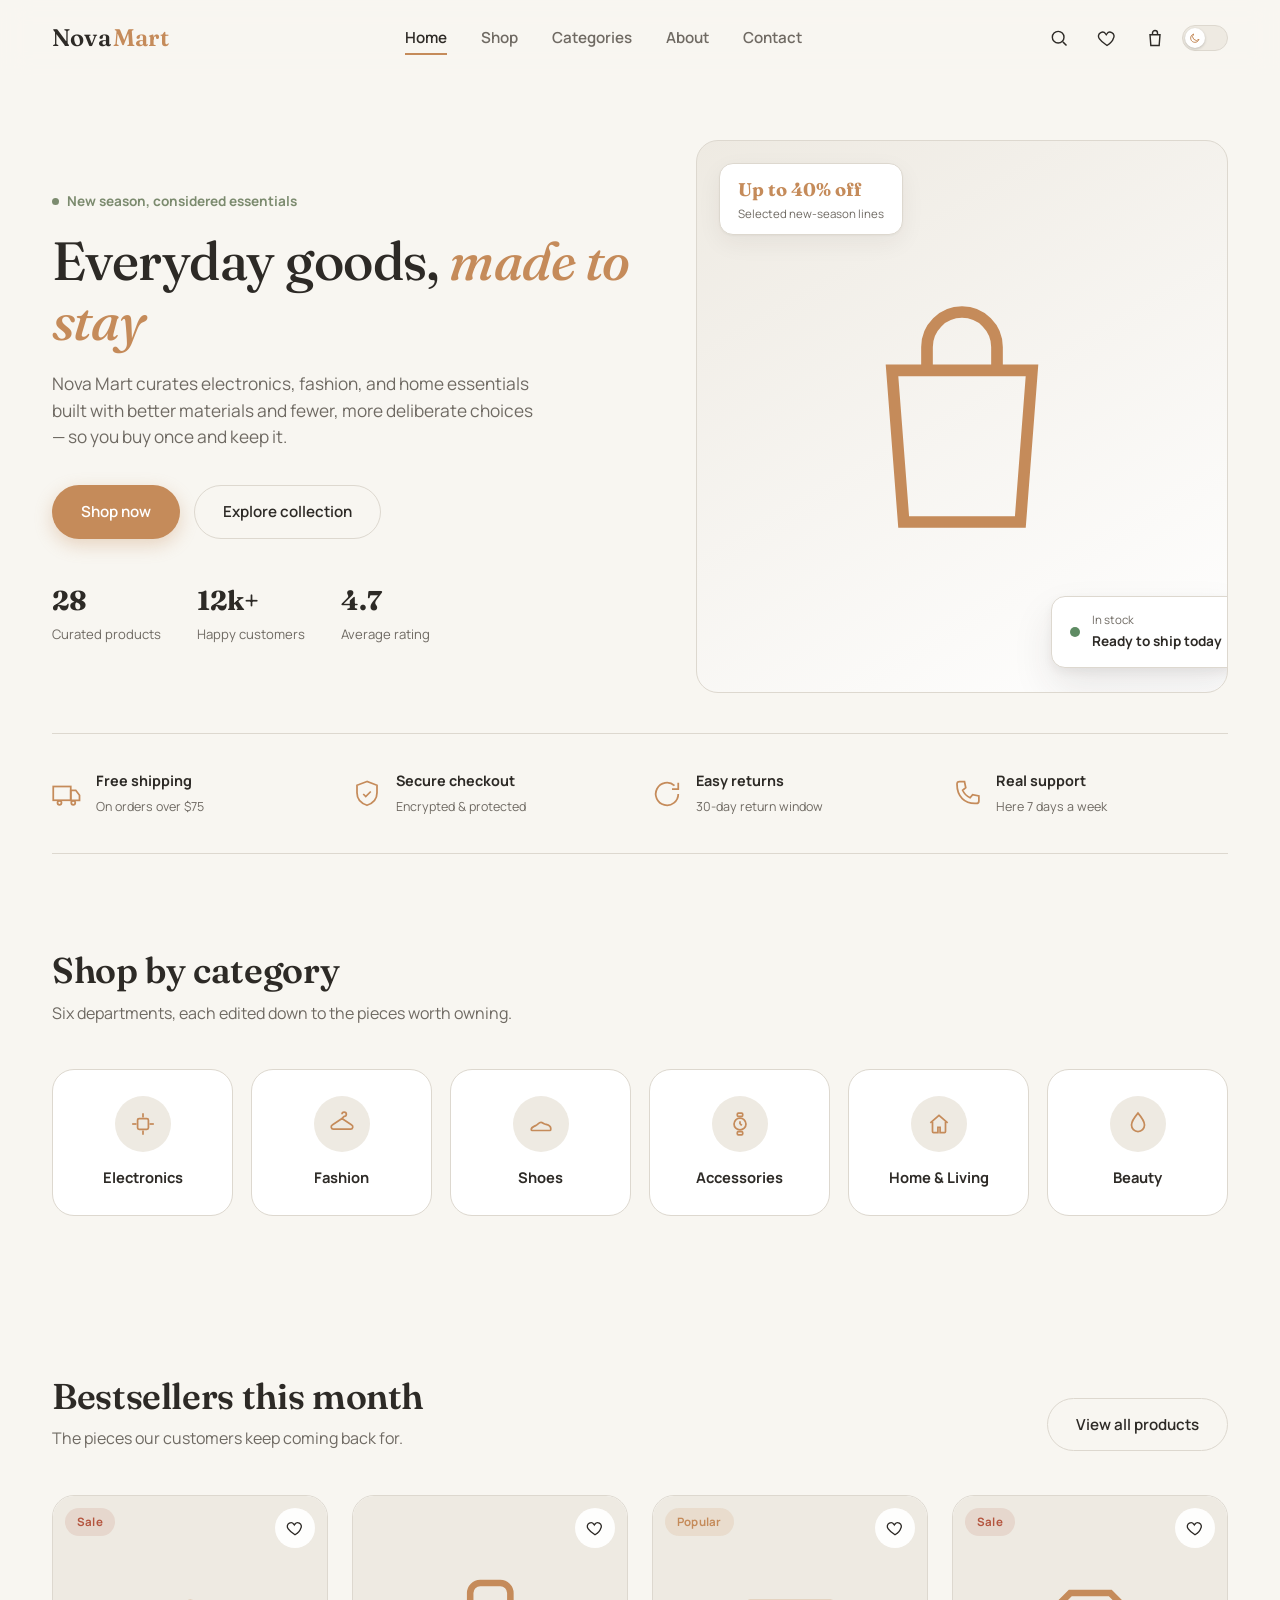
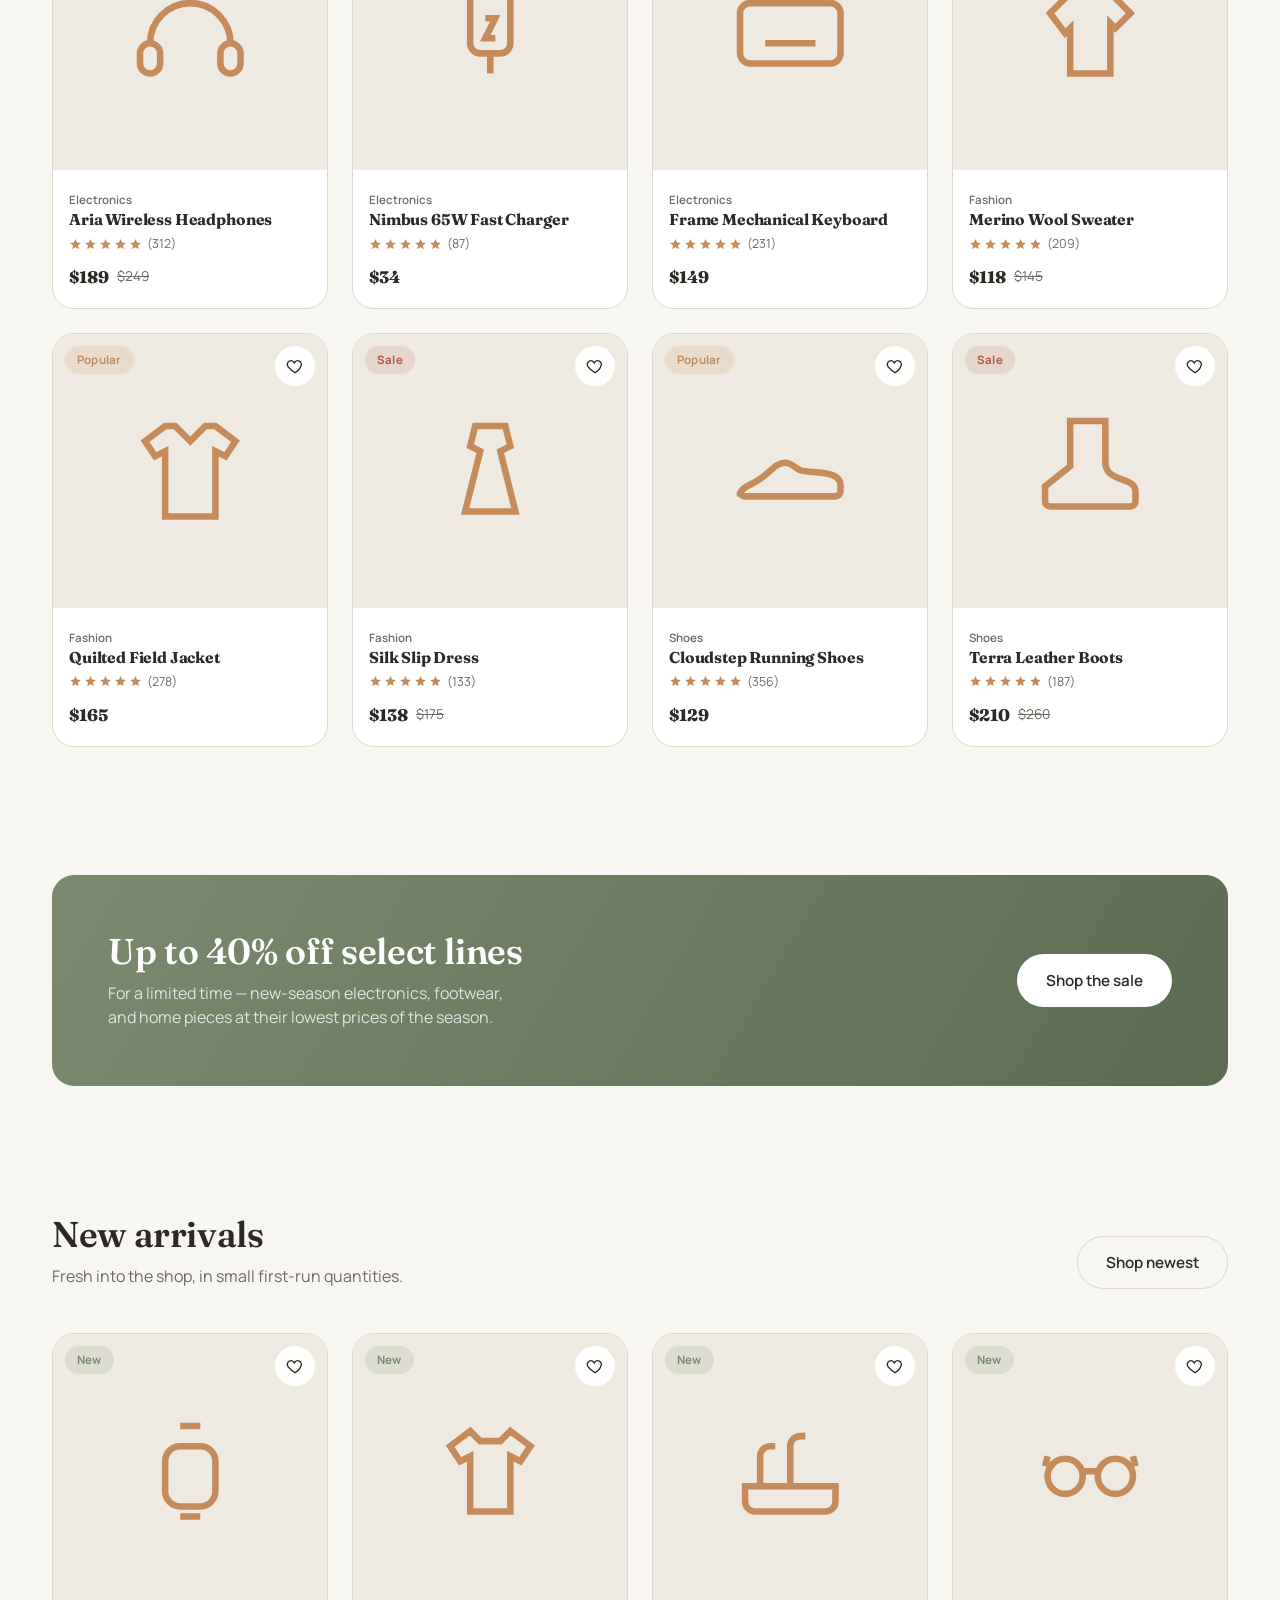
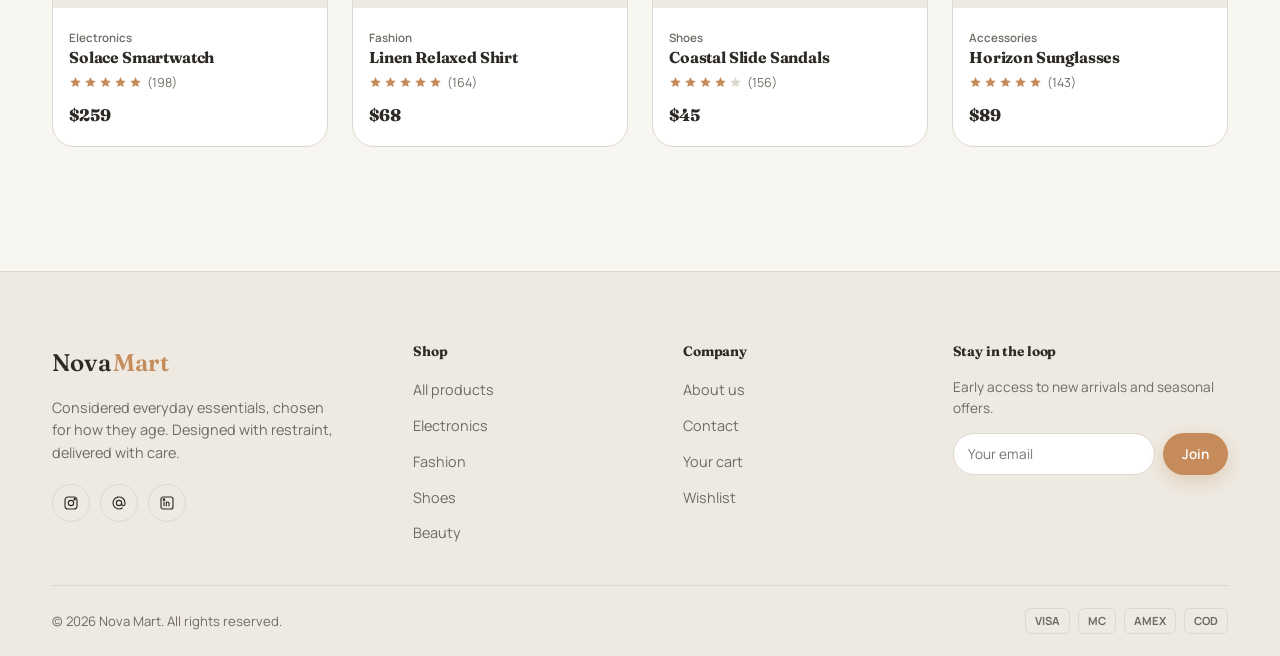
<file: index.html>
<!DOCTYPE html>
<html lang="en">

<head>
  <meta charset="UTF-8">
  <meta name="viewport" content="width=device-width, initial-scale=1.0">

  <title>Home | Nova Mart</title>

  <meta name="description"
    content="Nova Mart — considered everyday essentials in electronics, fashion, shoes, accessories, home, and beauty.">

  <link rel="icon"
    href="data:image/svg+xml,<svg xmlns=%22http://www.w3.org/2000/svg%22 viewBox=%220 0 24 24%22><rect width=%2224%22 height=%2224%22 rx=%226%22 fill=%22%23C58B5A%22/><text x=%2212%22 y=%2217%22 font-size=%2214%22 fill=%22white%22 text-anchor=%22middle%22 font-family=%22Georgia%22>N</text></svg>">

  <link rel="stylesheet" href="css/style.css">
  <link rel="stylesheet" href="css/responsive.css">
</head>

<body data-theme="light">

  <!-- ================= NAVBAR ================= -->

  <nav class="navbar" id="navbar">

    <div class="container nav-inner">

      <!-- Logo -->
      <a href="index.html" class="logo">
        Nova<span>Mart</span>
      </a>

      <!-- Desktop Navigation -->
      <div class="nav-links desktop-nav">
        <a href="index.html">Home</a>
        <a href="shop.html">Shop</a>
        <a href="index.html#categories">Categories</a>
        <a href="about.html">About</a>
        <a href="contact.html">Contact</a>
      </div>

      <!-- Navbar Actions -->
      <div class="nav-actions">

        <!-- Search -->
        <button class="icon-btn" data-search-open aria-label="Search">

          <svg viewBox="0 0 24 24">
            <circle cx="11" cy="11" r="7" />
            <line x1="21" y1="21" x2="16.65" y2="16.65" />
          </svg>

        </button>


        <!-- Wishlist -->
        <a class="icon-btn" href="wishlist.html" aria-label="Wishlist">

          <svg viewBox="0 0 24 24">
            <path
              d="M12 21s-6.7-4.35-9.3-8.2C1 10.5 1.5 7 4.5 5.5c2.2-1.1 4.6-.3 5.9 1.5.4.5.7 1 .7 1s.3-.5.7-1c1.3-1.8 3.7-2.6 5.9-1.5 3 1.5 3.5 5 1.8 7.3C18.7 16.65 12 21 12 21Z" />
          </svg>

          <span class="count-badge" data-wish-count style="display:none;">
            0
          </span>

        </a>


        <!-- Cart -->
        <a class="icon-btn" href="cart.html" aria-label="Cart">

          <svg viewBox="0 0 24 24">
            <path d="M6 8h12l-1 13H7L6 8Z" />
            <path d="M9 8V6a3 3 0 0 1 6 0v2" />
          </svg>

          <span class="count-badge" data-cart-count style="display:none;">
            0
          </span>

        </a>


        <!-- Theme Toggle -->
        <button class="theme-toggle" data-theme-toggle aria-label="Toggle theme">

          <span class="knob">

            <svg viewBox="0 0 24 24">
              <path d="M20 14.5A8.5 8.5 0 1 1 9.5 4a7 7 0 0 0 10.5 10.5Z" />
            </svg>

          </span>

        </button>


        <!-- Hamburger -->
        <button class="hamburger" type="button" aria-label="Open menu">

          <span></span>
          <span></span>
          <span></span>

        </button>

      </div>

    </div>

  </nav>


  <!-- ================= MOBILE MENU ================= -->

  <!-- Overlay -->
  <div class="overlay"></div>


  <!-- Mobile Panel -->
  <div class="mobile-panel">

    <!-- Mobile Header -->
    <div class="mobile-panel-head">

      <a href="index.html" class="logo">
        Nova<span>Mart</span>
      </a>

    </div>


    <!-- Mobile Links -->
    <div class="mobile-nav-links">

      <a href="index.html">Home</a>

      <a href="shop.html">Shop</a>

      <a href="index.html#categories">Categories</a>

      <a href="about.html">About</a>

      <a href="contact.html">Contact</a>

    </div>


    <!-- Mobile Actions -->
    <div class="mobile-actions">

      <a href="wishlist.html" class="btn btn-outline btn-full">
        Wishlist
      </a>

      <a href="cart.html" class="btn btn-primary btn-full">
        Cart
      </a>

    </div>

  </div>


  <!-- ================= SEARCH ================= -->

  <div class="search-overlay">

    <button class="icon-btn search-close" data-search-close aria-label="Close search">

      <svg viewBox="0 0 24 24">
        <line x1="6" y1="6" x2="18" y2="18" />
        <line x1="18" y1="6" x2="6" y2="18" />
      </svg>

    </button>


    <div class="search-box">

      <div class="search-box-input">

        <svg viewBox="0 0 24 24">
          <circle cx="11" cy="11" r="7" />
          <line x1="21" y1="21" x2="16.65" y2="16.65" />
        </svg>

        <input type="text" placeholder="Search products..." autocomplete="off" aria-label="Search products">

      </div>


      <p class="search-hint">
        Try "headphones", "boots", or "candle"
      </p>


      <div class="search-results"></div>

    </div>

  </div>


  <!-- ================= MAIN ================= -->

  <main>


    <!-- HERO -->

    <section class="hero">

      <div class="container hero-grid">


        <div>

          <div class="hero-eyebrow">

            <span class="dot"></span>

            New season, considered essentials

          </div>


          <h1>
            Everyday goods,
            <em>made to stay</em>
          </h1>


          <p class="hero-desc">

            Nova Mart curates electronics, fashion, and home essentials
            built with better materials and fewer, more deliberate choices
            — so you buy once and keep it.

          </p>


          <div class="hero-actions">

            <a href="shop.html" class="btn btn-primary">
              Shop now
            </a>

            <a href="#categories" class="btn btn-outline">
              Explore collection
            </a>

          </div>


          <div class="hero-stats">

            <div>
              <strong>28</strong>
              <span>Curated products</span>
            </div>

            <div>
              <strong>12k+</strong>
              <span>Happy customers</span>
            </div>

            <div>
              <strong>4.7</strong>
              <span>Average rating</span>
            </div>

          </div>

        </div>


        <!-- Hero Visual -->

        <div class="hero-visual">

          <div class="hero-art">


            <div class="hero-badge">

              <strong>Up to 40% off</strong>

              <span>Selected new-season lines</span>

            </div>


            <svg viewBox="0 0 24 24" style="stroke:var(--accent-primary);fill:none;stroke-width:1;">

              <path d="M6 8h12l-1 13H7L6 8Z" />

              <path d="M9 8V6a3 3 0 0 1 6 0v2" />

            </svg>


            <div class="hero-card-float">

              <span class="avail-dot"></span>

              <div>

                <small>In stock</small>

                <strong>Ready to ship today</strong>

              </div>

            </div>

          </div>

        </div>


      </div>

    </section>



    <!-- ================= FEATURES ================= -->

    <section class="container">

      <div class="feature-strip">


        <div class="feature-item">

          <svg viewBox="0 0 24 24">

            <rect x="1" y="6" width="14" height="11" />

            <path d="M15 9h4l3 4v4h-7z" />

            <circle cx="6" cy="19" r="1.6" />

            <circle cx="17" cy="19" r="1.6" />

          </svg>


          <div>

            <strong>Free shipping</strong>

            <span>On orders over $75</span>

          </div>

        </div>



        <div class="feature-item">

          <svg viewBox="0 0 24 24">

            <path d="M12 2 4 5v6c0 5 3.5 8.5 8 10 4.5-1.5 8-5 8-10V5z" />

            <path d="M9 12l2 2 4-4" />

          </svg>


          <div>

            <strong>Secure checkout</strong>

            <span>Encrypted & protected</span>

          </div>

        </div>



        <div class="feature-item">

          <svg viewBox="0 0 24 24">

            <path d="M21 12a9 9 0 1 1-3-6.7" />

            <polyline points="21 3 21 8 16 8" />

          </svg>


          <div>

            <strong>Easy returns</strong>

            <span>30-day return window</span>

          </div>

        </div>



        <div class="feature-item">

          <svg viewBox="0 0 24 24">

            <path d="M6 2h4l1 5-2.5 2a12 12 0 0 0 6 6l2-2.5 5 1v4a2 2 0 0 1-2 2C10 20 4 14 4 4a2 2 0 0 1 2-2Z" />

          </svg>


          <div>

            <strong>Real support</strong>

            <span>Here 7 days a week</span>

          </div>

        </div>


      </div>

    </section>



    <!-- ================= CATEGORIES ================= -->

    <section class="section" id="categories">

      <div class="container">

        <div class="section-head">

          <div>

            <h2>Shop by category</h2>

            <p>
              Six departments, each edited down to the pieces worth owning.
            </p>

          </div>

        </div>


        <div class="cat-grid" data-category-grid></div>

      </div>

    </section>



    <!-- ================= BESTSELLERS ================= -->

    <section class="section-tight">

      <div class="container">


        <div class="section-head">

          <div>

            <h2>Bestsellers this month</h2>

            <p>
              The pieces our customers keep coming back for.
            </p>

          </div>


          <a href="shop.html" class="btn btn-outline">
            View all products
          </a>

        </div>


        <div class="product-grid" data-bestsellers></div>


      </div>

    </section>



    <!-- ================= PROMO ================= -->

    <section class="section-tight">

      <div class="container">

        <div class="promo-banner">


          <div>

            <h2>Up to 40% off select lines</h2>

            <p>
              For a limited time — new-season electronics, footwear,
              and home pieces at their lowest prices of the season.
            </p>

          </div>


          <a href="shop.html?sort=sale" class="btn btn-primary">
            Shop the sale
          </a>


        </div>

      </div>

    </section>



    <!-- ================= NEW ARRIVALS ================= -->

    <section class="section-tight">

      <div class="container">


        <div class="section-head">

          <div>

            <h2>New arrivals</h2>

            <p>
              Fresh into the shop, in small first-run quantities.
            </p>

          </div>


          <a href="shop.html?sort=newest" class="btn btn-outline">
            Shop newest
          </a>

        </div>


        <div class="product-grid" data-new-arrivals></div>


      </div>

    </section>


  </main>



  <!-- ================= FOOTER ================= -->

  <footer>

    <div class="container">


      <div class="footer-grid">


        <!-- Footer Brand -->

        <div class="footer-brand">

          <a href="index.html" class="logo">
            Nova<span>Mart</span>
          </a>


          <p>
            Considered everyday essentials, chosen for how they age.
            Designed with restraint, delivered with care.
          </p>


          <div class="footer-social">


            <a href="#" aria-label="Instagram">

              <svg viewBox="0 0 24 24">

                <rect x="3" y="3" width="18" height="18" rx="5" />

                <circle cx="12" cy="12" r="4" />

                <circle cx="17.5" cy="6.5" r="1" />

              </svg>

            </a>


            <a href="#" aria-label="Contact">

              <svg viewBox="0 0 24 24">

                <circle cx="12" cy="12" r="4" />

                <path d="M16 12v1.5a2.5 2.5 0 0 0 5 0V12a9 9 0 1 0-3.5 7.1" />

              </svg>

            </a>


            <a href="#" aria-label="LinkedIn">

              <svg viewBox="0 0 24 24">

                <rect x="3" y="3" width="18" height="18" rx="3" />

                <line x1="7.5" y1="10" x2="7.5" y2="17" />

                <circle cx="7.5" cy="7" r="1.2" />

                <path d="M11 17v-4.5a2 2 0 0 1 4 0V17M11 17v-7" />

              </svg>

            </a>


          </div>

        </div>



        <!-- Shop -->

        <div class="footer-col">

          <h4>Shop</h4>

          <ul>

            <li><a href="shop.html">All products</a></li>

            <li><a href="shop.html?category=Electronics">Electronics</a></li>

            <li><a href="shop.html?category=Fashion">Fashion</a></li>

            <li><a href="shop.html?category=Shoes">Shoes</a></li>

            <li><a href="shop.html?category=Beauty">Beauty</a></li>

          </ul>

        </div>



        <!-- Company -->

        <div class="footer-col">

          <h4>Company</h4>

          <ul>

            <li><a href="about.html">About us</a></li>

            <li><a href="contact.html">Contact</a></li>

            <li><a href="cart.html">Your cart</a></li>

            <li><a href="wishlist.html">Wishlist</a></li>

          </ul>

        </div>



        <!-- Newsletter -->

        <div class="footer-col footer-newsletter">

          <h4>Stay in the loop</h4>

          <p style="font-size:.85rem;color:var(--text-secondary);">
            Early access to new arrivals and seasonal offers.
          </p>


          <form data-newsletter>

            <input type="email" placeholder="Your email" required aria-label="Email address">

            <button class="btn btn-primary btn-sm" type="submit">
              Join
            </button>

          </form>

        </div>


      </div>



      <!-- Footer Bottom -->

      <div class="footer-bottom">

        <span>
          &copy; 2026 Nova Mart. All rights reserved.
        </span>


        <div class="payment-icons">

          <span>VISA</span>

          <span>MC</span>

          <span>AMEX</span>

          <span>COD</span>

        </div>


      </div>


    </div>

  </footer>



  <!-- Back To Top -->

  <button class="back-to-top" aria-label="Back to top">

    <svg viewBox="0 0 24 24">
      <polyline points="18 15 12 9 6 15" />
    </svg>

  </button>



  <!-- ================= JAVASCRIPT ================= -->

  <script src="js/products.js"></script>

  <script src="js/theme.js"></script>

  <script src="js/cart.js"></script>

  <script src="js/wishlist.js"></script>

  <script src="js/script.js"></script>



  <!-- Homepage Products -->

  <script>

    document.addEventListener("DOMContentLoaded", function () {

      const featured = PRODUCTS
        .filter(p => p.badge === "Popular" || p.rating >= 4.6)
        .slice(0, 8);

      renderProductGrid(
        document.querySelector("[data-bestsellers]"),
        featured
      );


      const arrivals = PRODUCTS
        .filter(p => p.badge === "New")
        .concat(PRODUCTS.slice(-4))
        .slice(0, 4);


      const uniqueArrivals = Array
        .from(new Map(arrivals.map(p => [p.id, p])).values())
        .slice(0, 4);


      renderProductGrid(
        document.querySelector("[data-new-arrivals]"),
        uniqueArrivals
      );

    });

  </script>


</body>

</html>
</file>
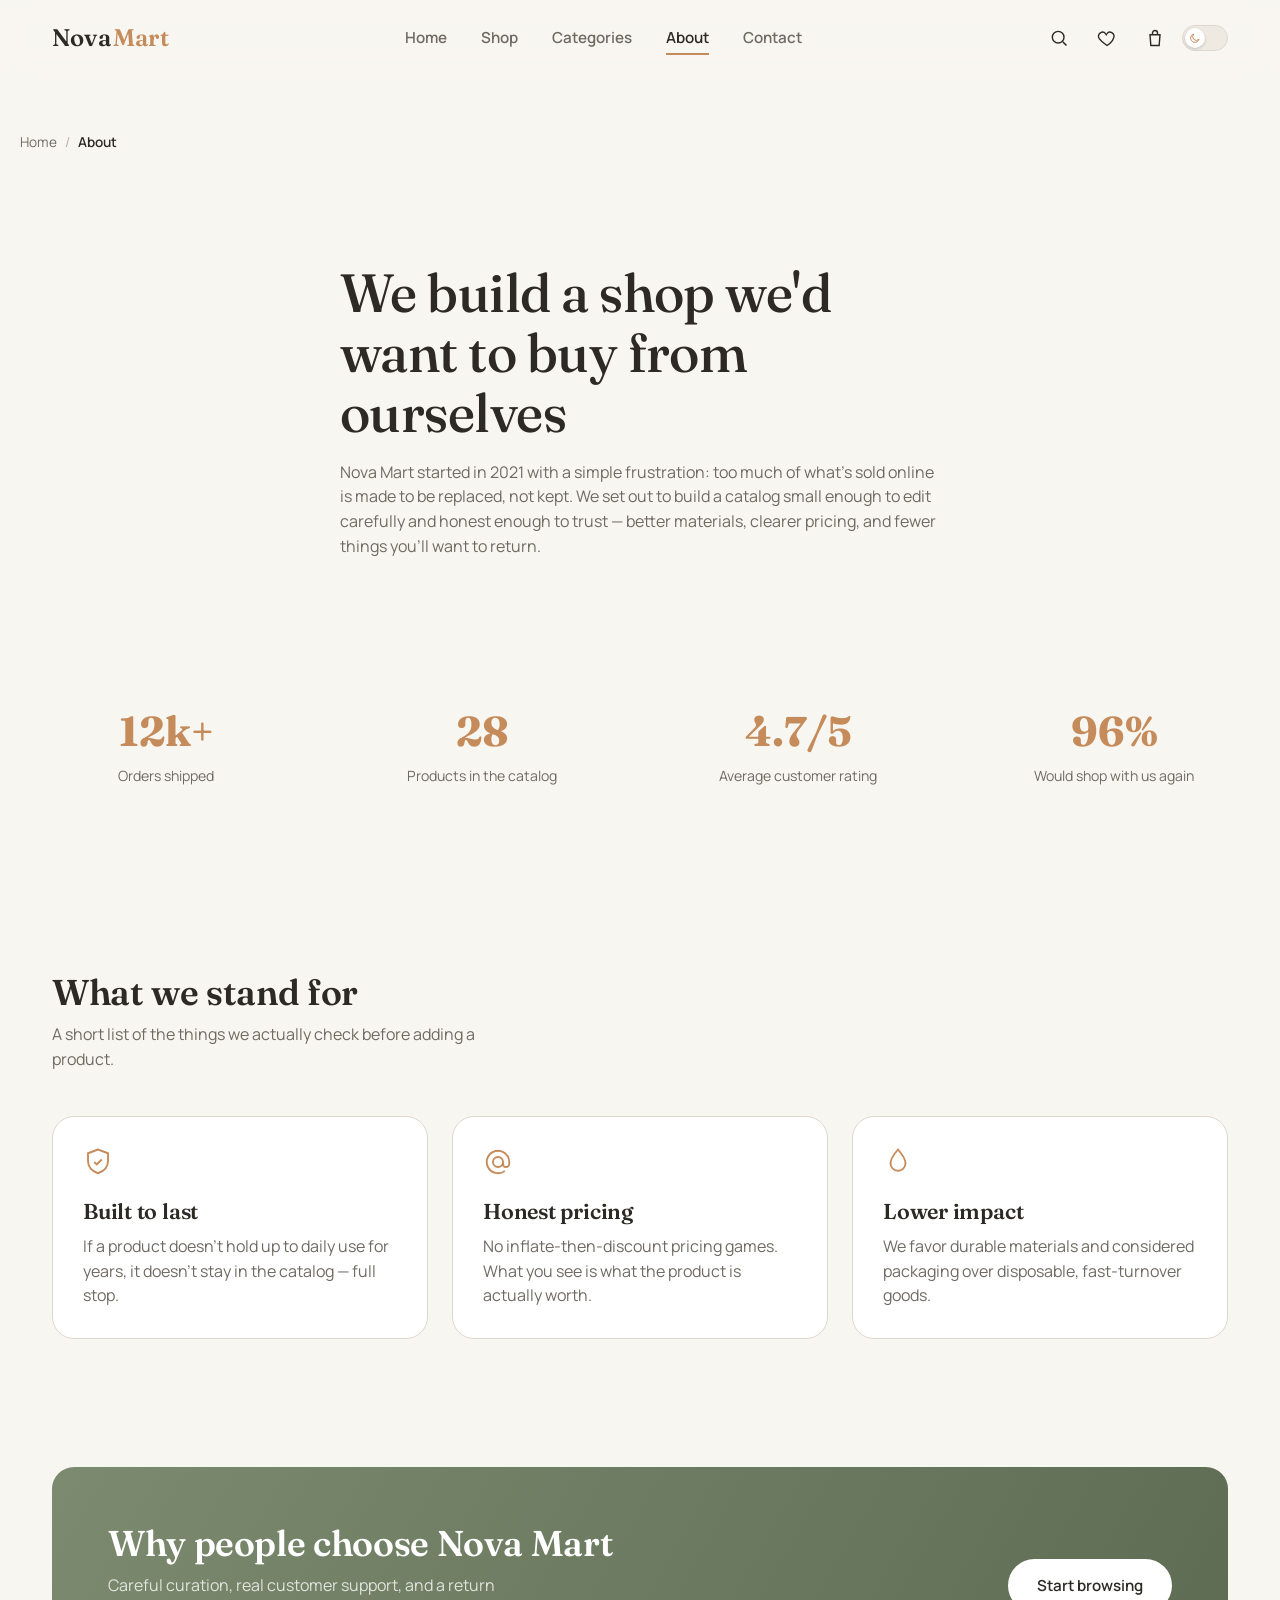
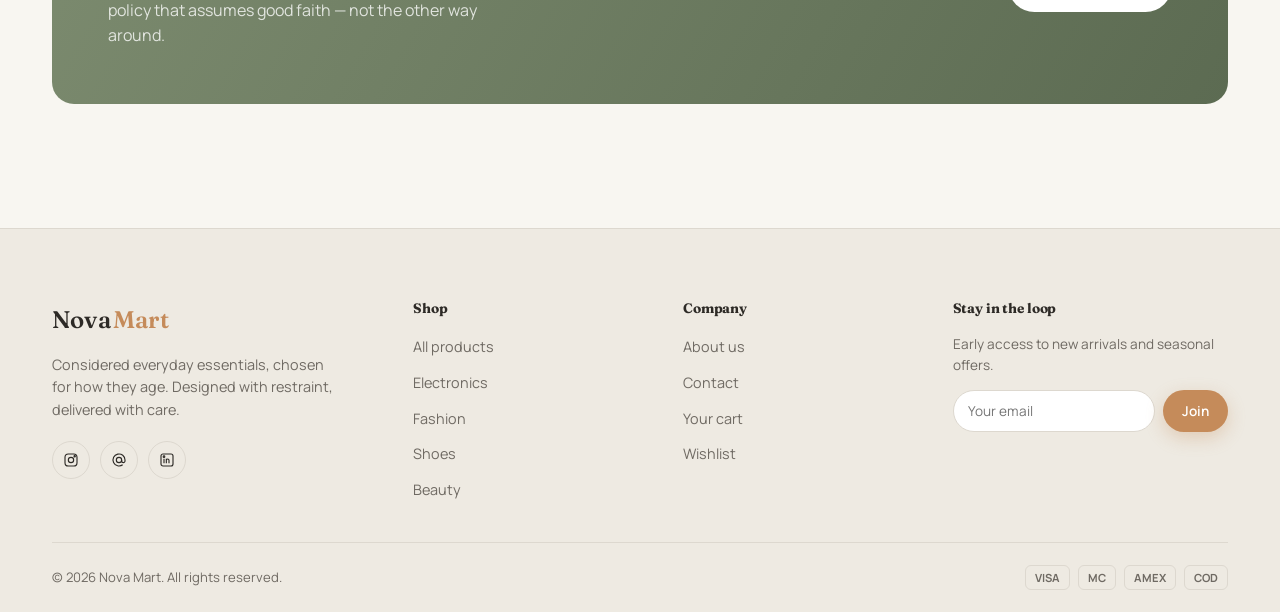
<file: about.html>
<!DOCTYPE html>
<html lang="en">

<head>
  <meta charset="UTF-8">
  <meta name="viewport" content="width=device-width, initial-scale=1.0">
  <title>About | Nova Mart</title>
  <meta name="description" content="The story, mission, and values behind Nova Mart.">
  <link rel="icon"
    href="data:image/svg+xml,<svg xmlns=%22http://www.w3.org/2000/svg%22 viewBox=%220 0 24 24%22><rect width=%2224%22 height=%2224%22 rx=%226%22 fill=%22%23C58B5A%22/><text x=%2212%22 y=%2217%22 font-size=%2214%22 fill=%22white%22 text-anchor=%22middle%22 font-family=%22Georgia%22>N</text></svg>">
  <link rel="stylesheet" href="css/style.css">
  <link rel="stylesheet" href="css/responsive.css">
</head>

<body data-theme="light">

  <!-- ================= NAVBAR ================= -->

  <nav class="navbar" id="navbar">

    <div class="container nav-inner">

      <!-- Logo -->
      <a href="index.html" class="logo">
        Nova<span>Mart</span>
      </a>

      <!-- Desktop Navigation -->
      <div class="nav-links desktop-nav">
        <a href="index.html">Home</a>
        <a href="shop.html">Shop</a>
        <a href="index.html#categories">Categories</a>
        <a href="about.html">About</a>
        <a href="contact.html">Contact</a>
      </div>

      <!-- Navbar Actions -->
      <div class="nav-actions">

        <!-- Search -->
        <button class="icon-btn" data-search-open aria-label="Search">

          <svg viewBox="0 0 24 24">
            <circle cx="11" cy="11" r="7" />
            <line x1="21" y1="21" x2="16.65" y2="16.65" />
          </svg>

        </button>


        <!-- Wishlist -->
        <a class="icon-btn" href="wishlist.html" aria-label="Wishlist">

          <svg viewBox="0 0 24 24">
            <path
              d="M12 21s-6.7-4.35-9.3-8.2C1 10.5 1.5 7 4.5 5.5c2.2-1.1 4.6-.3 5.9 1.5.4.5.7 1 .7 1s.3-.5.7-1c1.3-1.8 3.7-2.6 5.9-1.5 3 1.5 3.5 5 1.8 7.3C18.7 16.65 12 21 12 21Z" />
          </svg>

          <span class="count-badge" data-wish-count style="display:none;">
            0
          </span>

        </a>


        <!-- Cart -->
        <a class="icon-btn" href="cart.html" aria-label="Cart">

          <svg viewBox="0 0 24 24">
            <path d="M6 8h12l-1 13H7L6 8Z" />
            <path d="M9 8V6a3 3 0 0 1 6 0v2" />
          </svg>

          <span class="count-badge" data-cart-count style="display:none;">
            0
          </span>

        </a>


        <!-- Theme Toggle -->
        <button class="theme-toggle" data-theme-toggle aria-label="Toggle theme">

          <span class="knob">

            <svg viewBox="0 0 24 24">
              <path d="M20 14.5A8.5 8.5 0 1 1 9.5 4a7 7 0 0 0 10.5 10.5Z" />
            </svg>

          </span>

        </button>


        <!-- Hamburger -->
        <button class="hamburger" type="button" aria-label="Open menu">

          <span></span>
          <span></span>
          <span></span>

        </button>

      </div>

    </div>

  </nav>


  <!-- ================= MOBILE MENU ================= -->

  <!-- Overlay -->
  <div class="overlay"></div>


  <!-- Mobile Panel -->
  <div class="mobile-panel">

    <!-- Mobile Header -->
    <div class="mobile-panel-head">

      <a href="index.html" class="logo">
        Nova<span>Mart</span>
      </a>

    </div>


    <!-- Mobile Links -->
    <div class="mobile-nav-links">

      <a href="index.html">Home</a>

      <a href="shop.html">Shop</a>

      <a href="index.html#categories">Categories</a>

      <a href="about.html">About</a>

      <a href="contact.html">Contact</a>

    </div>


    <!-- Mobile Actions -->
    <div class="mobile-actions">

      <a href="wishlist.html" class="btn btn-outline btn-full">
        Wishlist
      </a>

      <a href="cart.html" class="btn btn-primary btn-full">
        Cart
      </a>

    </div>

  </div>


  <!-- ================= SEARCH ================= -->

  <div class="search-overlay">

    <button class="icon-btn search-close" data-search-close aria-label="Close search">

      <svg viewBox="0 0 24 24">
        <line x1="6" y1="6" x2="18" y2="18" />
        <line x1="18" y1="6" x2="6" y2="18" />
      </svg>

    </button>


    <div class="search-box">

      <div class="search-box-input">

        <svg viewBox="0 0 24 24">
          <circle cx="11" cy="11" r="7" />
          <line x1="21" y1="21" x2="16.65" y2="16.65" />
        </svg>

        <input type="text" placeholder="Search products..." autocomplete="off" aria-label="Search products">

      </div>


      <p class="search-hint">
        Try "headphones", "boots", or "candle"
      </p>


      <div class="search-results"></div>

    </div>

  </div>

  <div class="search-overlay">
    <button class="icon-btn search-close" data-search-close aria-label="Close search">
      <svg viewBox="0 0 24 24">
        <line x1="6" y1="6" x2="18" y2="18" />
        <line x1="18" y1="6" x2="6" y2="18" />
      </svg>
    </button>
    <div class="search-box">
      <div class="search-box-input">
        <svg viewBox="0 0 24 24">
          <circle cx="11" cy="11" r="7" />
          <line x1="21" y1="21" x2="16.65" y2="16.65" />
        </svg>
        <input type="text" placeholder="Search products..." autocomplete="off" aria-label="Search products">
      </div>
      <p class="search-hint">Try "headphones", "boots", or "candle"</p>
      <div class="search-results"></div>
    </div>
  </div>
  <main>
    <div class="container page-header">
      <div class="breadcrumb"><a href="index.html">Home</a><span class="sep">/</span><span class="current">About</span>
      </div>
    </div>

    <section class="container about-hero">
      <h1>We build a shop we'd want to buy from ourselves</h1>
      <p style="margin-top:16px;">Nova Mart started in 2021 with a simple frustration: too much of what's sold online is
        made to be replaced, not kept. We set out to build a catalog small enough to edit carefully and honest enough to
        trust — better materials, clearer pricing, and fewer things you'll want to return.</p>
    </section>

    <section class="section-tight">
      <div class="container stats-grid">
        <div><strong>12k+</strong><span>Orders shipped</span></div>
        <div><strong>28</strong><span>Products in the catalog</span></div>
        <div><strong>4.7/5</strong><span>Average customer rating</span></div>
        <div><strong>96%</strong><span>Would shop with us again</span></div>
      </div>
    </section>

    <section class="section-tight">
      <div class="container">
        <div class="section-head">
          <div>
            <h2>What we stand for</h2>
            <p>A short list of the things we actually check before adding a product.</p>
          </div>
        </div>
        <div class="values-grid">
          <div class="value-card">
            <svg viewBox="0 0 24 24">
              <path d="M12 2 4 5v6c0 5 3.5 8.5 8 10 4.5-1.5 8-5 8-10V5z" />
              <path d="M9 12l2 2 4-4" />
            </svg>
            <h3>Built to last</h3>
            <p style="margin-top:10px;">If a product doesn't hold up to daily use for years, it doesn't stay in the
              catalog — full stop.</p>
          </div>
          <div class="value-card">
            <svg viewBox="0 0 24 24">
              <circle cx="12" cy="12" r="4" />
              <path d="M16 12v1.5a2.5 2.5 0 0 0 5 0V12a9 9 0 1 0-3.5 7.1" />
            </svg>
            <h3>Honest pricing</h3>
            <p style="margin-top:10px;">No inflate-then-discount pricing games. What you see is what the product is
              actually worth.</p>
          </div>
          <div class="value-card">
            <svg viewBox="0 0 24 24">
              <path d="M12 2s6 7 6 11a6 6 0 0 1-12 0c0-4 6-11 6-11Z" />
            </svg>
            <h3>Lower impact</h3>
            <p style="margin-top:10px;">We favor durable materials and considered packaging over disposable,
              fast-turnover goods.</p>
          </div>
        </div>
      </div>
    </section>

    <section class="section-tight">
      <div class="container">
        <div class="promo-banner">
          <div>
            <h2>Why people choose Nova Mart</h2>
            <p>Careful curation, real customer support, and a return policy that assumes good faith — not the other way
              around.</p>
          </div>
          <a href="shop.html" class="btn btn-primary">Start browsing</a>
        </div>
      </div>
    </section>
  </main>
  <footer>
    <div class="container">
      <div class="footer-grid">
        <div class="footer-brand">
          <a href="index.html" class="logo">Nova<span>Mart</span></a>
          <p>Considered everyday essentials, chosen for how they age. Designed with restraint, delivered with care.</p>
          <div class="footer-social">
            <a href="#" aria-label="Instagram"><svg viewBox="0 0 24 24">
                <rect x="3" y="3" width="18" height="18" rx="5" />
                <circle cx="12" cy="12" r="4" />
                <circle cx="17.5" cy="6.5" r="1" />
              </svg></a>
            <a href="#" aria-label="Contact"><svg viewBox="0 0 24 24">
                <circle cx="12" cy="12" r="4" />
                <path d="M16 12v1.5a2.5 2.5 0 0 0 5 0V12a9 9 0 1 0-3.5 7.1" />
              </svg></a>
            <a href="#" aria-label="LinkedIn"><svg viewBox="0 0 24 24">
                <rect x="3" y="3" width="18" height="18" rx="3" />
                <line x1="7.5" y1="10" x2="7.5" y2="17" />
                <circle cx="7.5" cy="7" r="1.2" />
                <path d="M11 17v-4.5a2 2 0 0 1 4 0V17M11 17v-7" />
              </svg></a>
          </div>
        </div>
        <div class="footer-col">
          <h4>Shop</h4>
          <ul>
            <li><a href="shop.html">All products</a></li>
            <li><a href="shop.html?category=Electronics">Electronics</a></li>
            <li><a href="shop.html?category=Fashion">Fashion</a></li>
            <li><a href="shop.html?category=Shoes">Shoes</a></li>
            <li><a href="shop.html?category=Beauty">Beauty</a></li>
          </ul>
        </div>
        <div class="footer-col">
          <h4>Company</h4>
          <ul>
            <li><a href="about.html">About us</a></li>
            <li><a href="contact.html">Contact</a></li>
            <li><a href="cart.html">Your cart</a></li>
            <li><a href="wishlist.html">Wishlist</a></li>
          </ul>
        </div>
        <div class="footer-col footer-newsletter">
          <h4>Stay in the loop</h4>
          <p style="font-size:.85rem;color:var(--text-secondary);">Early access to new arrivals and seasonal offers.</p>
          <form data-newsletter>
            <input type="email" placeholder="Your email" required aria-label="Email address">
            <button class="btn btn-primary btn-sm" type="submit">Join</button>
          </form>
        </div>
      </div>
      <div class="footer-bottom">
        <span>&copy; 2026 Nova Mart. All rights reserved.</span>
        <div class="payment-icons">
          <span>VISA</span><span>MC</span><span>AMEX</span><span>COD</span>
        </div>
      </div>
    </div>
  </footer>

  <button class="back-to-top" aria-label="Back to top">
    <svg viewBox="0 0 24 24">
      <polyline points="18 15 12 9 6 15" />
    </svg>
  </button>

  <script src="js/products.js"></script>
  <script src="js/theme.js"></script>
  <script src="js/cart.js"></script>
  <script src="js/wishlist.js"></script>
  <script src="js/script.js"></script>
</body>

</html>
</file>
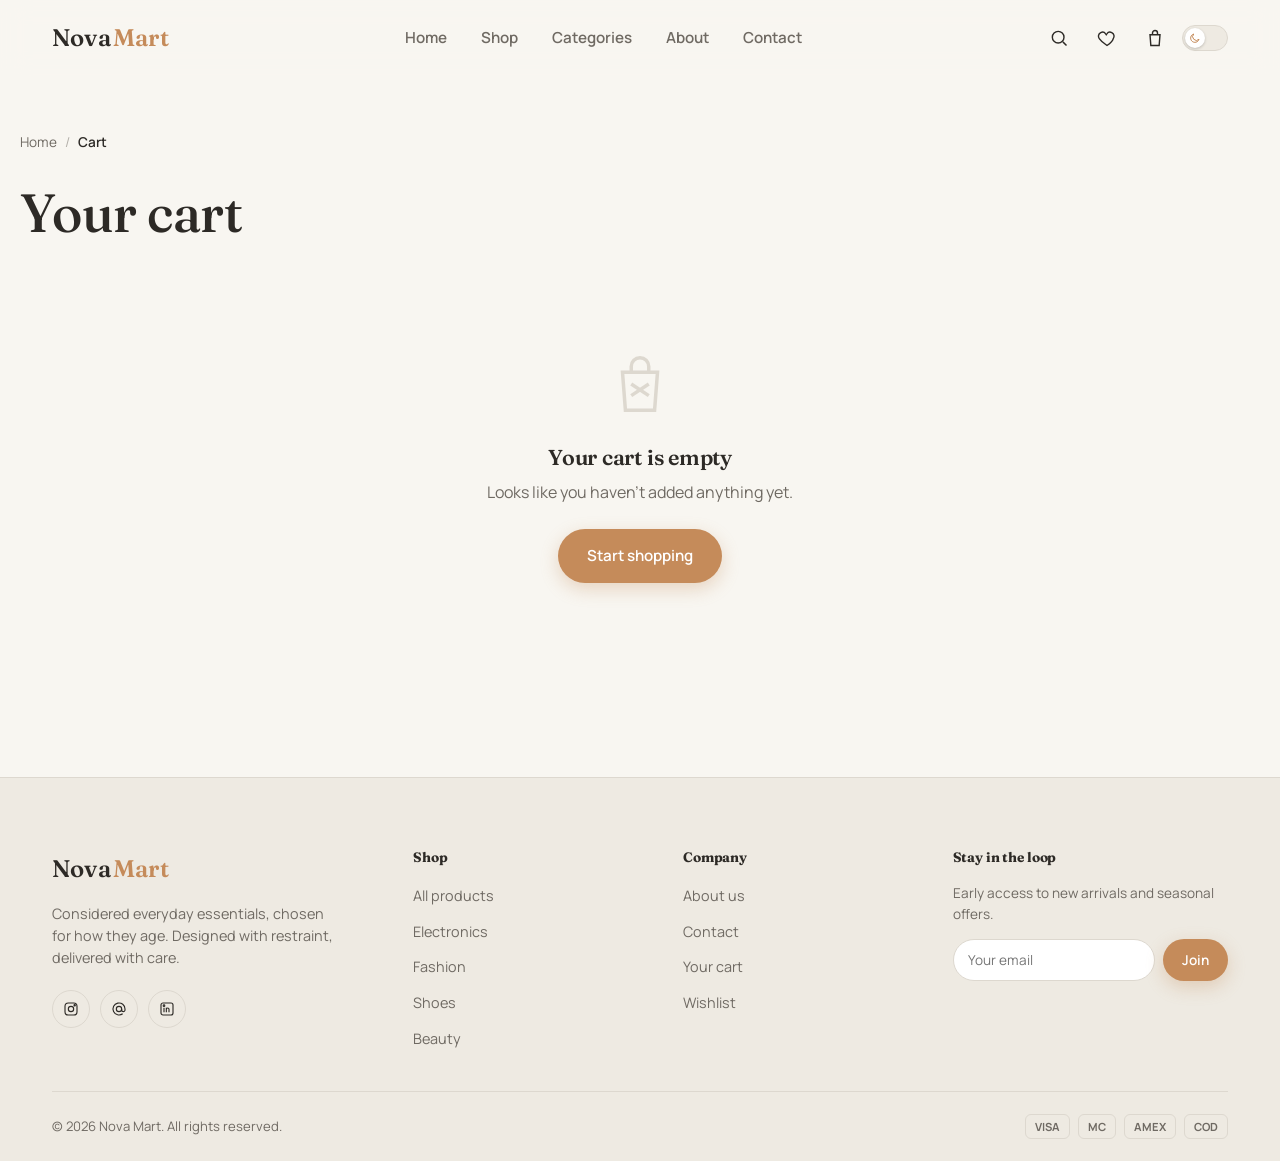
<file: cart.html>
<!DOCTYPE html>
<html lang="en">
<head>
<meta charset="UTF-8">
<meta name="viewport" content="width=device-width, initial-scale=1.0">
<title>Cart | Nova Mart</title>
<meta name="description" content="Review and manage the items in your Nova Mart cart.">
<link rel="icon" href="data:image/svg+xml,<svg xmlns=%22http://www.w3.org/2000/svg%22 viewBox=%220 0 24 24%22><rect width=%2224%22 height=%2224%22 rx=%226%22 fill=%22%23C58B5A%22/><text x=%2212%22 y=%2217%22 font-size=%2214%22 fill=%22white%22 text-anchor=%22middle%22 font-family=%22Georgia%22>N</text></svg>">
<link rel="stylesheet" href="css/style.css">
<link rel="stylesheet" href="css/responsive.css">
</head>
<body data-theme="light">
  <nav class="navbar" id="navbar">
    <div class="container nav-inner">
      <a href="index.html" class="logo">Nova<span>Mart</span></a>

      <div class="nav-links">
        <a href="index.html">Home</a>
        <a href="shop.html">Shop</a>
        <a href="index.html#categories">Categories</a>
        <a href="about.html">About</a>
        <a href="contact.html">Contact</a>
      </div>

      <div class="nav-actions">
        <button class="icon-btn" data-search-open aria-label="Search">
          <svg viewBox="0 0 24 24"><circle cx="11" cy="11" r="7"/><line x1="21" y1="21" x2="16.65" y2="16.65"/></svg>
        </button>
        <a class="icon-btn" href="wishlist.html" aria-label="Wishlist">
          <svg viewBox="0 0 24 24"><path d="M12 21s-6.7-4.35-9.3-8.2C1 10.5 1.5 7 4.5 5.5c2.2-1.1 4.6-.3 5.9 1.5.4.5.7 1 .7 1s.3-.5.7-1c1.3-1.8 3.7-2.6 5.9-1.5 3 1.5 3.5 5 1.8 7.3C18.7 16.65 12 21 12 21Z"/></svg>
          <span class="count-badge" data-wish-count style="display:none;">0</span>
        </a>
        <a class="icon-btn" href="cart.html" aria-label="Cart">
          <svg viewBox="0 0 24 24"><path d="M6 8h12l-1 13H7L6 8Z"/><path d="M9 8V6a3 3 0 0 1 6 0v2"/></svg>
          <span class="count-badge" data-cart-count style="display:none;">0</span>
        </a>
        <button class="theme-toggle" data-theme-toggle aria-label="Toggle theme">
          <span class="knob"><svg viewBox="0 0 24 24"><path d="M20 14.5A8.5 8.5 0 1 1 9.5 4a7 7 0 0 0 10.5 10.5Z"/></svg></span>
        </button>
        <button class="hamburger" aria-label="Menu"><span></span><span></span><span></span></button>
      </div>
    </div>
  </nav>

  <div class="overlay"></div>

  <div class="mobile-panel">
    <div class="mobile-panel-head">
      <a href="index.html" class="logo">Nova<span>Mart</span></a>
    </div>
    <div class="nav-links">
      <a href="index.html">Home</a>
      <a href="shop.html">Shop</a>
      <a href="index.html#categories">Categories</a>
      <a href="about.html">About</a>
      <a href="contact.html">Contact</a>
    </div>
    <div class="mobile-actions">
      <a href="wishlist.html" class="btn btn-outline btn-full">Wishlist</a>
      <a href="cart.html" class="btn btn-primary btn-full">Cart</a>
    </div>
  </div>

  <div class="search-overlay">
    <button class="icon-btn search-close" data-search-close aria-label="Close search">
      <svg viewBox="0 0 24 24"><line x1="6" y1="6" x2="18" y2="18"/><line x1="18" y1="6" x2="6" y2="18"/></svg>
    </button>
    <div class="search-box">
      <div class="search-box-input">
        <svg viewBox="0 0 24 24"><circle cx="11" cy="11" r="7"/><line x1="21" y1="21" x2="16.65" y2="16.65"/></svg>
        <input type="text" placeholder="Search products..." autocomplete="off" aria-label="Search products">
      </div>
      <p class="search-hint">Try "headphones", "boots", or "candle"</p>
      <div class="search-results"></div>
    </div>
  </div>
  <main>
    <div class="container page-header">
      <div class="breadcrumb"><a href="index.html">Home</a><span class="sep">/</span><span class="current">Cart</span></div>
      <h1>Your cart</h1>
    </div>

    <div class="container section-tight" style="padding-top:16px;" id="cartRoot"></div>
  </main>
  <footer>
    <div class="container">
      <div class="footer-grid">
        <div class="footer-brand">
          <a href="index.html" class="logo">Nova<span>Mart</span></a>
          <p>Considered everyday essentials, chosen for how they age. Designed with restraint, delivered with care.</p>
          <div class="footer-social">
            <a href="#" aria-label="Instagram"><svg viewBox="0 0 24 24"><rect x="3" y="3" width="18" height="18" rx="5"/><circle cx="12" cy="12" r="4"/><circle cx="17.5" cy="6.5" r="1"/></svg></a>
            <a href="#" aria-label="Contact"><svg viewBox="0 0 24 24"><circle cx="12" cy="12" r="4"/><path d="M16 12v1.5a2.5 2.5 0 0 0 5 0V12a9 9 0 1 0-3.5 7.1"/></svg></a>
            <a href="#" aria-label="LinkedIn"><svg viewBox="0 0 24 24"><rect x="3" y="3" width="18" height="18" rx="3"/><line x1="7.5" y1="10" x2="7.5" y2="17"/><circle cx="7.5" cy="7" r="1.2"/><path d="M11 17v-4.5a2 2 0 0 1 4 0V17M11 17v-7"/></svg></a>
          </div>
        </div>
        <div class="footer-col">
          <h4>Shop</h4>
          <ul>
            <li><a href="shop.html">All products</a></li>
            <li><a href="shop.html?category=Electronics">Electronics</a></li>
            <li><a href="shop.html?category=Fashion">Fashion</a></li>
            <li><a href="shop.html?category=Shoes">Shoes</a></li>
            <li><a href="shop.html?category=Beauty">Beauty</a></li>
          </ul>
        </div>
        <div class="footer-col">
          <h4>Company</h4>
          <ul>
            <li><a href="about.html">About us</a></li>
            <li><a href="contact.html">Contact</a></li>
            <li><a href="cart.html">Your cart</a></li>
            <li><a href="wishlist.html">Wishlist</a></li>
          </ul>
        </div>
        <div class="footer-col footer-newsletter">
          <h4>Stay in the loop</h4>
          <p style="font-size:.85rem;color:var(--text-secondary);">Early access to new arrivals and seasonal offers.</p>
          <form data-newsletter>
            <input type="email" placeholder="Your email" required aria-label="Email address">
            <button class="btn btn-primary btn-sm" type="submit">Join</button>
          </form>
        </div>
      </div>
      <div class="footer-bottom">
        <span>&copy; 2026 Nova Mart. All rights reserved.</span>
        <div class="payment-icons">
          <span>VISA</span><span>MC</span><span>AMEX</span><span>COD</span>
        </div>
      </div>
    </div>
  </footer>

  <button class="back-to-top" aria-label="Back to top">
    <svg viewBox="0 0 24 24"><polyline points="18 15 12 9 6 15"/></svg>
  </button>

  <script src="js/products.js"></script>
  <script src="js/theme.js"></script>
  <script src="js/cart.js"></script>
  <script src="js/wishlist.js"></script>
  <script src="js/script.js"></script>
  <script>
    (function () {
      const root = document.getElementById("cartRoot");

      function render() {
        const items = Cart.getDetailedItems();
        if (!items.length) {
          root.innerHTML = `
            <div class="empty-cart">
              ${icon("emptyBag")}
              <h3>Your cart is empty</h3>
              <p style="margin:10px 0 24px;">Looks like you haven't added anything yet.</p>
              <a href="shop.html" class="btn btn-primary">Start shopping</a>
            </div>`;
          return;
        }
        const subtotal = Cart.getSubtotal();
        const shipping = subtotal >= 75 || subtotal === 0 ? 0 : 8;
        const total = subtotal + shipping;

        root.innerHTML = `
          <div class="cart-layout">
            <div>
              <div class="cart-actions-top">
                <button class="btn btn-outline btn-sm" id="emptyCartBtn">${icon("trash")} Empty cart</button>
              </div>
              <div id="cartItemsList">
                ${items
                  .map(
                    i => `
                  <div class="cart-item" data-id="${i.id}">
                    <div class="cart-item-media">${icon(i.icon)}</div>
                    <div>
                      <div class="cart-item-title">${i.name}</div>
                      <div class="cart-item-cat">${i.category}</div>
                      <button class="cart-item-remove" data-remove="${i.id}">${icon("trash")} Remove</button>
                    </div>
                    <div class="qty-selector">
                      <button data-dec="${i.id}" aria-label="Decrease quantity">${icon("minus")}</button>
                      <span>${i.qty}</span>
                      <button data-inc="${i.id}" aria-label="Increase quantity">${icon("plus")}</button>
                    </div>
                    <div class="cart-item-price">${formatPrice(i.lineTotal)}</div>
                  </div>`
                  )
                  .join("")}
              </div>
            </div>
            <aside class="cart-summary">
              <h3 style="margin-bottom:18px;">Order summary</h3>
              <div class="summary-row"><span>Subtotal</span><span>${formatPrice(subtotal)}</span></div>
              <div class="summary-row"><span>Shipping</span><span>${shipping === 0 ? "Free" : formatPrice(shipping)}</span></div>
              <div class="summary-row total"><span>Total</span><span>${formatPrice(total)}</span></div>
              <a href="checkout.html" class="btn btn-primary btn-full" style="margin-top:18px;">Proceed to checkout</a>
              <a href="shop.html" class="btn btn-outline btn-full" style="margin-top:10px;">Continue shopping</a>
            </aside>
          </div>`;

        root.querySelectorAll("[data-inc]").forEach(b =>
          b.addEventListener("click", () => {
            const id = b.getAttribute("data-inc");
            const item = items.find(i => i.id === Number(id));
            Cart.setQty(id, item.qty + 1);
            render();
          })
        );
        root.querySelectorAll("[data-dec]").forEach(b =>
          b.addEventListener("click", () => {
            const id = b.getAttribute("data-dec");
            const item = items.find(i => i.id === Number(id));
            if (item.qty <= 1) return;
            Cart.setQty(id, item.qty - 1);
            render();
          })
        );
        root.querySelectorAll("[data-remove]").forEach(b =>
          b.addEventListener("click", () => {
            Cart.remove(b.getAttribute("data-remove"));
            showToast("Item removed from cart");
            render();
          })
        );
        document.getElementById("emptyCartBtn").addEventListener("click", () => {
          Cart.clear();
          showToast("Cart emptied");
          render();
        });
      }

      render();
    })();
  </script>
</body>
</html>
</file>
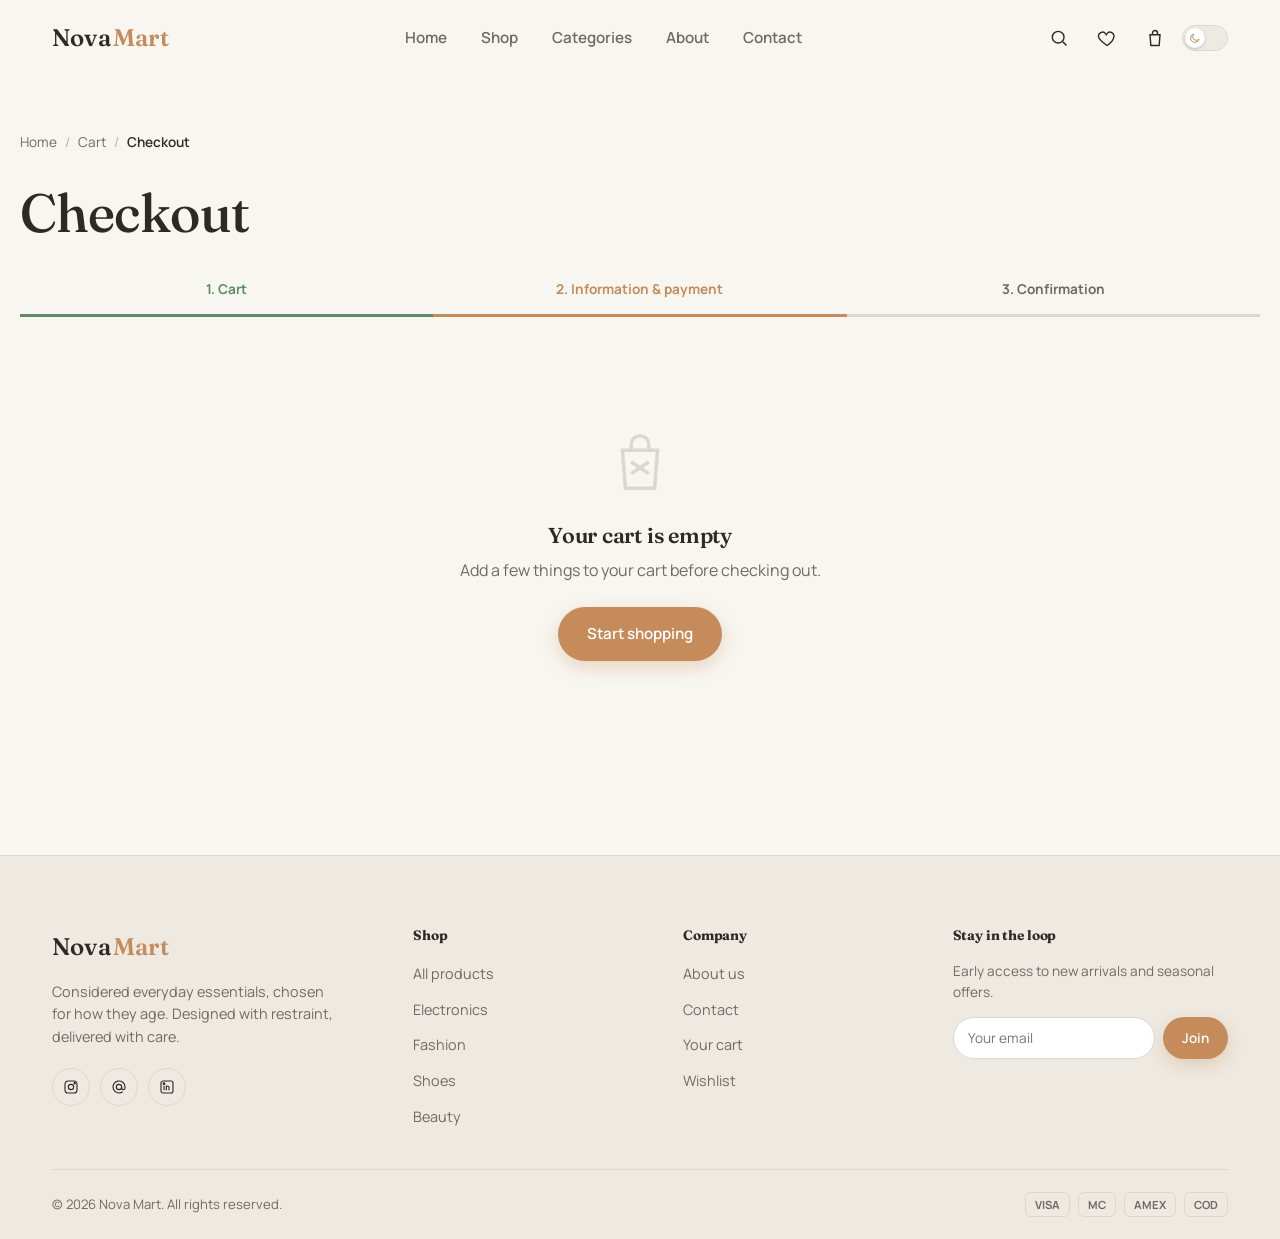
<file: checkout.html>
<!DOCTYPE html>
<html lang="en">
<head>
<meta charset="UTF-8">
<meta name="viewport" content="width=device-width, initial-scale=1.0">
<title>Checkout | Nova Mart</title>
<meta name="description" content="Complete your Nova Mart order.">
<link rel="icon" href="data:image/svg+xml,<svg xmlns=%22http://www.w3.org/2000/svg%22 viewBox=%220 0 24 24%22><rect width=%2224%22 height=%2224%22 rx=%226%22 fill=%22%23C58B5A%22/><text x=%2212%22 y=%2217%22 font-size=%2214%22 fill=%22white%22 text-anchor=%22middle%22 font-family=%22Georgia%22>N</text></svg>">
<link rel="stylesheet" href="css/style.css">
<link rel="stylesheet" href="css/responsive.css">
</head>
<body data-theme="light">
  <nav class="navbar" id="navbar">
    <div class="container nav-inner">
      <a href="index.html" class="logo">Nova<span>Mart</span></a>

      <div class="nav-links">
        <a href="index.html">Home</a>
        <a href="shop.html">Shop</a>
        <a href="index.html#categories">Categories</a>
        <a href="about.html">About</a>
        <a href="contact.html">Contact</a>
      </div>

      <div class="nav-actions">
        <button class="icon-btn" data-search-open aria-label="Search">
          <svg viewBox="0 0 24 24"><circle cx="11" cy="11" r="7"/><line x1="21" y1="21" x2="16.65" y2="16.65"/></svg>
        </button>
        <a class="icon-btn" href="wishlist.html" aria-label="Wishlist">
          <svg viewBox="0 0 24 24"><path d="M12 21s-6.7-4.35-9.3-8.2C1 10.5 1.5 7 4.5 5.5c2.2-1.1 4.6-.3 5.9 1.5.4.5.7 1 .7 1s.3-.5.7-1c1.3-1.8 3.7-2.6 5.9-1.5 3 1.5 3.5 5 1.8 7.3C18.7 16.65 12 21 12 21Z"/></svg>
          <span class="count-badge" data-wish-count style="display:none;">0</span>
        </a>
        <a class="icon-btn" href="cart.html" aria-label="Cart">
          <svg viewBox="0 0 24 24"><path d="M6 8h12l-1 13H7L6 8Z"/><path d="M9 8V6a3 3 0 0 1 6 0v2"/></svg>
          <span class="count-badge" data-cart-count style="display:none;">0</span>
        </a>
        <button class="theme-toggle" data-theme-toggle aria-label="Toggle theme">
          <span class="knob"><svg viewBox="0 0 24 24"><path d="M20 14.5A8.5 8.5 0 1 1 9.5 4a7 7 0 0 0 10.5 10.5Z"/></svg></span>
        </button>
        <button class="hamburger" aria-label="Menu"><span></span><span></span><span></span></button>
      </div>
    </div>
  </nav>

  <div class="overlay"></div>

  <div class="mobile-panel">
    <div class="mobile-panel-head">
      <a href="index.html" class="logo">Nova<span>Mart</span></a>
    </div>
    <div class="nav-links">
      <a href="index.html">Home</a>
      <a href="shop.html">Shop</a>
      <a href="index.html#categories">Categories</a>
      <a href="about.html">About</a>
      <a href="contact.html">Contact</a>
    </div>
    <div class="mobile-actions">
      <a href="wishlist.html" class="btn btn-outline btn-full">Wishlist</a>
      <a href="cart.html" class="btn btn-primary btn-full">Cart</a>
    </div>
  </div>

  <div class="search-overlay">
    <button class="icon-btn search-close" data-search-close aria-label="Close search">
      <svg viewBox="0 0 24 24"><line x1="6" y1="6" x2="18" y2="18"/><line x1="18" y1="6" x2="6" y2="18"/></svg>
    </button>
    <div class="search-box">
      <div class="search-box-input">
        <svg viewBox="0 0 24 24"><circle cx="11" cy="11" r="7"/><line x1="21" y1="21" x2="16.65" y2="16.65"/></svg>
        <input type="text" placeholder="Search products..." autocomplete="off" aria-label="Search products">
      </div>
      <p class="search-hint">Try "headphones", "boots", or "candle"</p>
      <div class="search-results"></div>
    </div>
  </div>
  <main>
    <div class="container page-header">
      <div class="breadcrumb"><a href="index.html">Home</a><span class="sep">/</span><a href="cart.html">Cart</a><span class="sep">/</span><span class="current">Checkout</span></div>
      <h1>Checkout</h1>
    </div>

    <div class="container section-tight" style="padding-top:16px;" id="checkoutRoot">
      <div class="checkout-steps">
        <div class="checkout-step done">1. Cart</div>
        <div class="checkout-step active">2. Information &amp; payment</div>
        <div class="checkout-step">3. Confirmation</div>
      </div>

      <div id="checkoutFormWrap" class="checkout-layout">
        <form id="checkoutForm" novalidate>
          <div class="form-section">
            <h3>Customer information</h3>
            <div class="form-group">
              <label for="fullName">Full name</label>
              <input type="text" id="fullName" name="fullName" placeholder="Jordan Ahmed">
              <div class="form-error">Please enter your full name.</div>
            </div>
            <div class="form-row">
              <div class="form-group">
                <label for="email">Email</label>
                <input type="email" id="email" name="email" placeholder="you@example.com">
                <div class="form-error">Please enter a valid email address.</div>
              </div>
              <div class="form-group">
                <label for="phone">Phone number</label>
                <input type="tel" id="phone" name="phone" placeholder="+1 (555) 000-0000">
                <div class="form-error">Please enter a valid phone number.</div>
              </div>
            </div>
          </div>

          <div class="form-section">
            <h3>Shipping information</h3>
            <div class="form-group">
              <label for="address">Address</label>
              <input type="text" id="address" name="address" placeholder="123 Market Street">
              <div class="form-error">Please enter your shipping address.</div>
            </div>
            <div class="form-row">
              <div class="form-group">
                <label for="city">City</label>
                <input type="text" id="city" name="city" placeholder="Lahore">
                <div class="form-error">Please enter your city.</div>
              </div>
              <div class="form-group">
                <label for="country">Country</label>
                <select id="country" name="country">
                  <option value="">Select country</option>
                  <option>Pakistan</option>
                  <option>United States</option>
                  <option>United Kingdom</option>
                  <option>United Arab Emirates</option>
                  <option>Canada</option>
                  <option>Australia</option>
                  <option>Other</option>
                </select>
                <div class="form-error">Please select a country.</div>
              </div>
            </div>
          </div>

          <div class="form-section">
            <h3>Payment method</h3>
            <div class="pay-options">
              <label class="pay-option selected" data-pay-option="card">
                <input type="radio" name="payment" value="card" checked>
                <div><strong>Credit / Debit card</strong><span>Visa, Mastercard, Amex</span></div>
              </label>
              <div class="card-fields show" id="cardFields">
                <div class="form-group">
                  <label for="cardNumber">Card number</label>
                  <input type="text" id="cardNumber" name="cardNumber" placeholder="1234 5678 9012 3456" maxlength="19">
                  <div class="form-error">Please enter a valid 16-digit card number.</div>
                </div>
                <div class="form-row">
                  <div class="form-group">
                    <label for="cardExpiry">Expiry (MM/YY)</label>
                    <input type="text" id="cardExpiry" name="cardExpiry" placeholder="08/28" maxlength="5">
                    <div class="form-error">Please enter a valid expiry date.</div>
                  </div>
                  <div class="form-group">
                    <label for="cardCvc">CVC</label>
                    <input type="text" id="cardCvc" name="cardCvc" placeholder="123" maxlength="4">
                    <div class="form-error">Please enter a valid CVC.</div>
                  </div>
                </div>
              </div>
              <label class="pay-option" data-pay-option="cod">
                <input type="radio" name="payment" value="cod">
                <div><strong>Cash on delivery</strong><span>Pay when your order arrives</span></div>
              </label>
            </div>
          </div>

          <button type="submit" class="btn btn-primary btn-full" style="padding:16px;">Place order</button>
        </form>

        <aside class="cart-summary" id="checkoutSummary"></aside>
      </div>

      <div id="orderSuccess" style="display:none;"></div>
    </div>
  </main>
  <footer>
    <div class="container">
      <div class="footer-grid">
        <div class="footer-brand">
          <a href="index.html" class="logo">Nova<span>Mart</span></a>
          <p>Considered everyday essentials, chosen for how they age. Designed with restraint, delivered with care.</p>
          <div class="footer-social">
            <a href="#" aria-label="Instagram"><svg viewBox="0 0 24 24"><rect x="3" y="3" width="18" height="18" rx="5"/><circle cx="12" cy="12" r="4"/><circle cx="17.5" cy="6.5" r="1"/></svg></a>
            <a href="#" aria-label="Contact"><svg viewBox="0 0 24 24"><circle cx="12" cy="12" r="4"/><path d="M16 12v1.5a2.5 2.5 0 0 0 5 0V12a9 9 0 1 0-3.5 7.1"/></svg></a>
            <a href="#" aria-label="LinkedIn"><svg viewBox="0 0 24 24"><rect x="3" y="3" width="18" height="18" rx="3"/><line x1="7.5" y1="10" x2="7.5" y2="17"/><circle cx="7.5" cy="7" r="1.2"/><path d="M11 17v-4.5a2 2 0 0 1 4 0V17M11 17v-7"/></svg></a>
          </div>
        </div>
        <div class="footer-col">
          <h4>Shop</h4>
          <ul>
            <li><a href="shop.html">All products</a></li>
            <li><a href="shop.html?category=Electronics">Electronics</a></li>
            <li><a href="shop.html?category=Fashion">Fashion</a></li>
            <li><a href="shop.html?category=Shoes">Shoes</a></li>
            <li><a href="shop.html?category=Beauty">Beauty</a></li>
          </ul>
        </div>
        <div class="footer-col">
          <h4>Company</h4>
          <ul>
            <li><a href="about.html">About us</a></li>
            <li><a href="contact.html">Contact</a></li>
            <li><a href="cart.html">Your cart</a></li>
            <li><a href="wishlist.html">Wishlist</a></li>
          </ul>
        </div>
        <div class="footer-col footer-newsletter">
          <h4>Stay in the loop</h4>
          <p style="font-size:.85rem;color:var(--text-secondary);">Early access to new arrivals and seasonal offers.</p>
          <form data-newsletter>
            <input type="email" placeholder="Your email" required aria-label="Email address">
            <button class="btn btn-primary btn-sm" type="submit">Join</button>
          </form>
        </div>
      </div>
      <div class="footer-bottom">
        <span>&copy; 2026 Nova Mart. All rights reserved.</span>
        <div class="payment-icons">
          <span>VISA</span><span>MC</span><span>AMEX</span><span>COD</span>
        </div>
      </div>
    </div>
  </footer>

  <button class="back-to-top" aria-label="Back to top">
    <svg viewBox="0 0 24 24"><polyline points="18 15 12 9 6 15"/></svg>
  </button>

  <script src="js/products.js"></script>
  <script src="js/theme.js"></script>
  <script src="js/cart.js"></script>
  <script src="js/wishlist.js"></script>
  <script src="js/script.js"></script>
  <script>
    (function () {
      const items = Cart.getDetailedItems();
      const formWrap = document.getElementById("checkoutFormWrap");
      const stepsEl = document.querySelector(".checkout-steps");
      const successEl = document.getElementById("orderSuccess");

      if (!items.length) {
        formWrap.innerHTML = `
          <div class="empty-cart" style="grid-column:1/-1;">
            ${icon("emptyBag")}
            <h3>Your cart is empty</h3>
            <p style="margin:10px 0 24px;">Add a few things to your cart before checking out.</p>
            <a href="shop.html" class="btn btn-primary">Start shopping</a>
          </div>`;
        return;
      }

      const subtotal = Cart.getSubtotal();
      const shipping = subtotal >= 75 ? 0 : 8;
      const total = subtotal + shipping;

      document.getElementById("checkoutSummary").innerHTML = `
        <h3 style="margin-bottom:18px;">Order summary</h3>
        ${items
          .map(
            i => `<div class="summary-row"><span>${i.name} × ${i.qty}</span><span>${formatPrice(i.lineTotal)}</span></div>`
          )
          .join("")}
        <div class="summary-row"><span>Shipping</span><span>${shipping === 0 ? "Free" : formatPrice(shipping)}</span></div>
        <div class="summary-row total"><span>Total</span><span>${formatPrice(total)}</span></div>`;

      // Payment option toggling
      document.querySelectorAll(".pay-option").forEach(opt => {
        opt.addEventListener("click", () => {
          document.querySelectorAll(".pay-option").forEach(o => o.classList.remove("selected"));
          opt.classList.add("selected");
          opt.querySelector('input[type="radio"]').checked = true;
          document.getElementById("cardFields").classList.toggle("show", opt.dataset.payOption === "card");
        });
      });

      // Card number auto-spacing
      const cardNumberInput = document.getElementById("cardNumber");
      cardNumberInput.addEventListener("input", () => {
        let digits = cardNumberInput.value.replace(/\D/g, "").slice(0, 16);
        cardNumberInput.value = digits.replace(/(.{4})/g, "$1 ").trim();
      });
      const expiryInput = document.getElementById("cardExpiry");
      expiryInput.addEventListener("input", () => {
        let digits = expiryInput.value.replace(/\D/g, "").slice(0, 4);
        if (digits.length > 2) digits = digits.slice(0, 2) + "/" + digits.slice(2);
        expiryInput.value = digits;
      });

      function setError(groupEl, hasError) {
        groupEl.classList.toggle("invalid", hasError);
      }

      function validate() {
        let valid = true;
        const paymentMethod = document.querySelector('input[name="payment"]:checked').value;

        const rules = [
          { id: "fullName", test: v => v.trim().length >= 2 },
          { id: "email", test: v => /^[^\s@]+@[^\s@]+\.[^\s@]+$/.test(v.trim()) },
          { id: "phone", test: v => /^[0-9+()\-\s]{7,20}$/.test(v.trim()) },
          { id: "address", test: v => v.trim().length >= 4 },
          { id: "city", test: v => v.trim().length >= 2 },
          { id: "country", test: v => v.trim().length > 0 }
        ];

        rules.forEach(rule => {
          const input = document.getElementById(rule.id);
          const group = input.closest(".form-group");
          const ok = rule.test(input.value);
          setError(group, !ok);
          if (!ok) valid = false;
        });

        if (paymentMethod === "card") {
          const cardRules = [
            { id: "cardNumber", test: v => v.replace(/\s/g, "").length === 16 },
            { id: "cardExpiry", test: v => /^(0[1-9]|1[0-2])\/\d{2}$/.test(v.trim()) },
            { id: "cardCvc", test: v => /^\d{3,4}$/.test(v.trim()) }
          ];
          cardRules.forEach(rule => {
            const input = document.getElementById(rule.id);
            const group = input.closest(".form-group");
            const ok = rule.test(input.value);
            setError(group, !ok);
            if (!ok) valid = false;
          });
        }

        return valid;
      }

      document.getElementById("checkoutForm").addEventListener("submit", e => {
        e.preventDefault();
        if (!validate()) {
          showToast("Please fix the highlighted fields", "error");
          return;
        }
        const orderNumber = "NM-" + Math.floor(100000 + Math.random() * 899999);
        const paymentMethod = document.querySelector('input[name="payment"]:checked').value;

        formWrap.style.display = "none";
        stepsEl.querySelectorAll(".checkout-step")[1].classList.remove("active");
        stepsEl.querySelectorAll(".checkout-step")[1].classList.add("done");
        stepsEl.querySelectorAll(".checkout-step")[2].classList.add("active");

        successEl.style.display = "block";
        successEl.innerHTML = `
          <div class="order-success">
            <div class="check-circle">${icon("check")}</div>
            <h2>Order placed successfully</h2>
            <p style="margin-top:10px;">Thanks for shopping with Nova Mart. A confirmation has been "sent" to your email for this demo order.</p>
            <div class="order-num">${orderNumber}</div>
            <p style="margin-top:16px;font-size:.88rem;">Payment method: ${paymentMethod === "card" ? "Credit / debit card" : "Cash on delivery"} &middot; Total: ${formatPrice(total)}</p>
            <div style="margin-top:30px;display:flex;gap:12px;justify-content:center;">
              <a href="index.html" class="btn btn-primary">Continue shopping</a>
            </div>
          </div>`;

        Cart.clear();
        window.scrollTo({ top: 0, behavior: "smooth" });
      });
    })();
  </script>
</body>
</html>
</file>
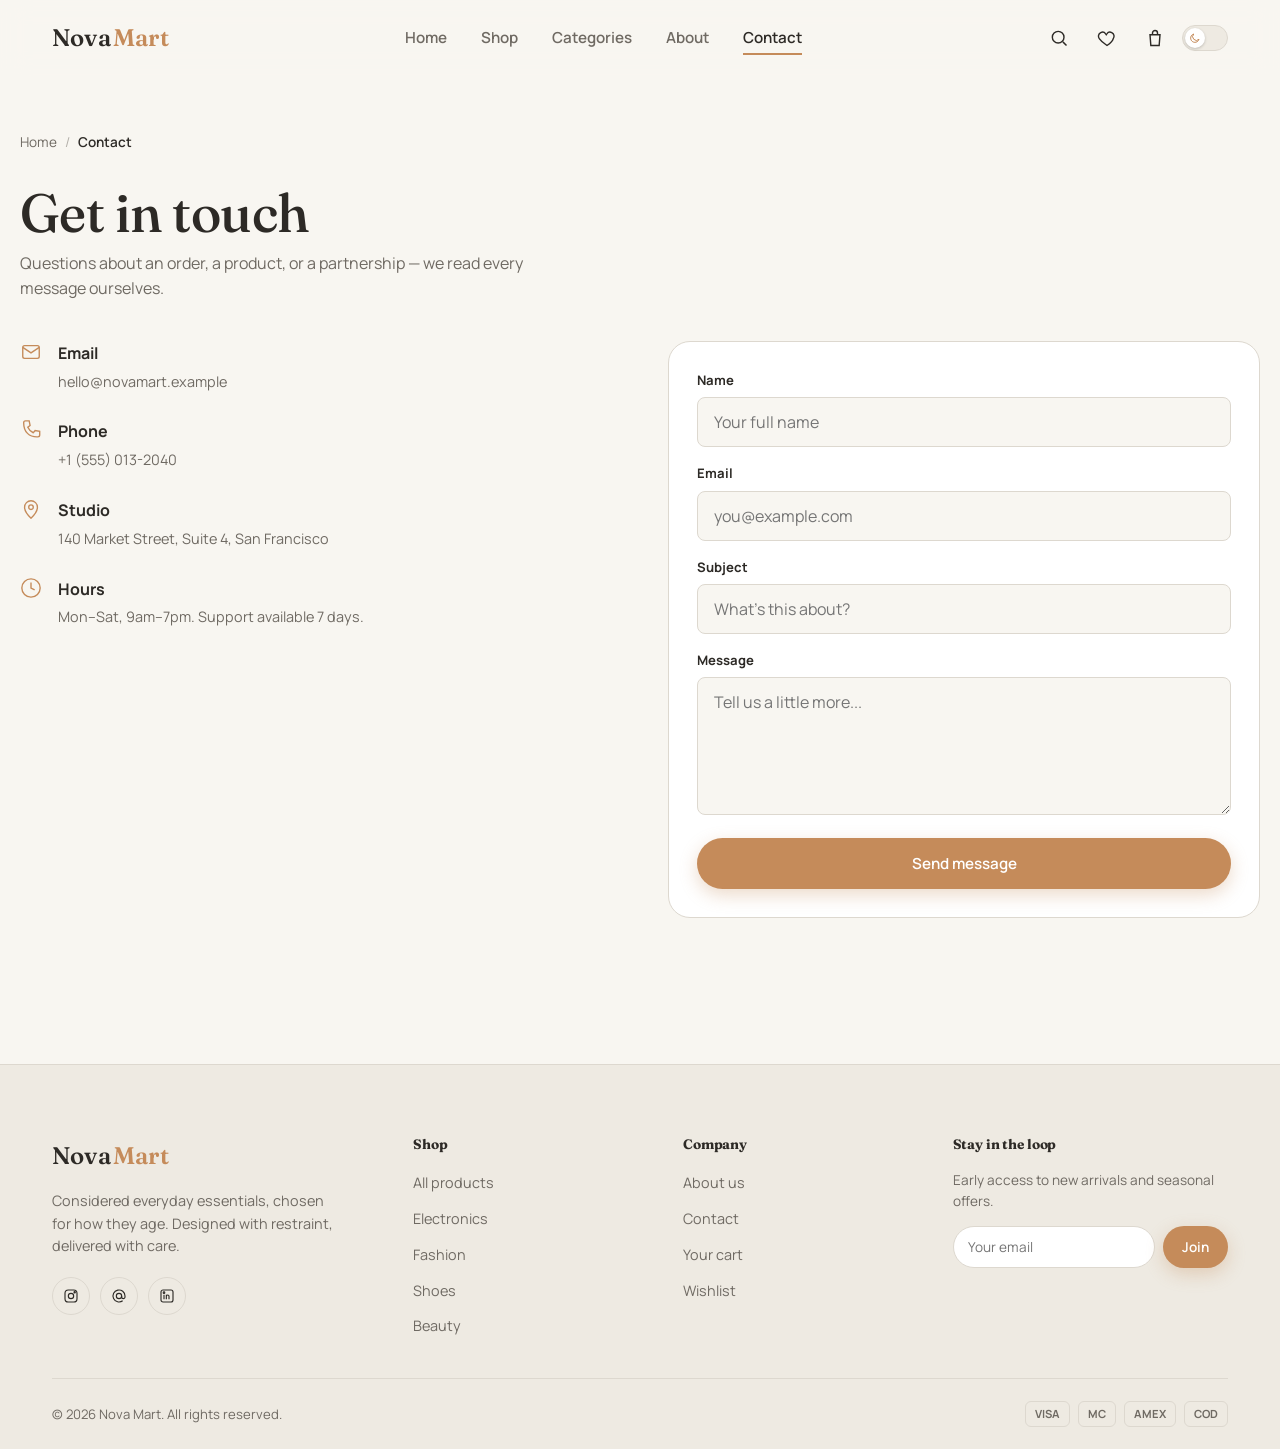
<file: contact.html>
<!DOCTYPE html>
<html lang="en">

<head>
  <meta charset="UTF-8">
  <meta name="viewport" content="width=device-width, initial-scale=1.0">
  <title>Contact | Nova Mart</title>
  <meta name="description" content="Get in touch with the Nova Mart team.">
  <link rel="icon"
    href="data:image/svg+xml,<svg xmlns=%22http://www.w3.org/2000/svg%22 viewBox=%220 0 24 24%22><rect width=%2224%22 height=%2224%22 rx=%226%22 fill=%22%23C58B5A%22/><text x=%2212%22 y=%2217%22 font-size=%2214%22 fill=%22white%22 text-anchor=%22middle%22 font-family=%22Georgia%22>N</text></svg>">
  <link rel="stylesheet" href="css/style.css">
  <link rel="stylesheet" href="css/responsive.css">
</head>

<body data-theme="light">
  <!-- ================= NAVBAR ================= -->

  <nav class="navbar" id="navbar">

    <div class="container nav-inner">

      <!-- Logo -->
      <a href="index.html" class="logo">
        Nova<span>Mart</span>
      </a>

      <!-- Desktop Navigation -->
      <div class="nav-links desktop-nav">
        <a href="index.html">Home</a>
        <a href="shop.html">Shop</a>
        <a href="index.html#categories">Categories</a>
        <a href="about.html">About</a>
        <a href="contact.html">Contact</a>
      </div>

      <!-- Navbar Actions -->
      <div class="nav-actions">

        <!-- Search -->
        <button class="icon-btn" data-search-open aria-label="Search">

          <svg viewBox="0 0 24 24">
            <circle cx="11" cy="11" r="7" />
            <line x1="21" y1="21" x2="16.65" y2="16.65" />
          </svg>

        </button>


        <!-- Wishlist -->
        <a class="icon-btn" href="wishlist.html" aria-label="Wishlist">

          <svg viewBox="0 0 24 24">
            <path
              d="M12 21s-6.7-4.35-9.3-8.2C1 10.5 1.5 7 4.5 5.5c2.2-1.1 4.6-.3 5.9 1.5.4.5.7 1 .7 1s.3-.5.7-1c1.3-1.8 3.7-2.6 5.9-1.5 3 1.5 3.5 5 1.8 7.3C18.7 16.65 12 21 12 21Z" />
          </svg>

          <span class="count-badge" data-wish-count style="display:none;">
            0
          </span>

        </a>


        <!-- Cart -->
        <a class="icon-btn" href="cart.html" aria-label="Cart">

          <svg viewBox="0 0 24 24">
            <path d="M6 8h12l-1 13H7L6 8Z" />
            <path d="M9 8V6a3 3 0 0 1 6 0v2" />
          </svg>

          <span class="count-badge" data-cart-count style="display:none;">
            0
          </span>

        </a>


        <!-- Theme Toggle -->
        <button class="theme-toggle" data-theme-toggle aria-label="Toggle theme">

          <span class="knob">

            <svg viewBox="0 0 24 24">
              <path d="M20 14.5A8.5 8.5 0 1 1 9.5 4a7 7 0 0 0 10.5 10.5Z" />
            </svg>

          </span>

        </button>


        <!-- Hamburger -->
        <button class="hamburger" type="button" aria-label="Open menu">

          <span></span>
          <span></span>
          <span></span>

        </button>

      </div>

    </div>

  </nav>


  <!-- ================= MOBILE MENU ================= -->

  <!-- Overlay -->
  <div class="overlay"></div>


  <!-- Mobile Panel -->
  <div class="mobile-panel">

    <!-- Mobile Header -->
    <div class="mobile-panel-head">

      <a href="index.html" class="logo">
        Nova<span>Mart</span>
      </a>

    </div>


    <!-- Mobile Links -->
    <div class="mobile-nav-links">

      <a href="index.html">Home</a>

      <a href="shop.html">Shop</a>

      <a href="index.html#categories">Categories</a>

      <a href="about.html">About</a>

      <a href="contact.html">Contact</a>

    </div>


    <!-- Mobile Actions -->
    <div class="mobile-actions">

      <a href="wishlist.html" class="btn btn-outline btn-full">
        Wishlist
      </a>

      <a href="cart.html" class="btn btn-primary btn-full">
        Cart
      </a>

    </div>

  </div>


  <!-- ================= SEARCH ================= -->

  <div class="search-overlay">

    <button class="icon-btn search-close" data-search-close aria-label="Close search">

      <svg viewBox="0 0 24 24">
        <line x1="6" y1="6" x2="18" y2="18" />
        <line x1="18" y1="6" x2="6" y2="18" />
      </svg>

    </button>


    <div class="search-box">

      <div class="search-box-input">

        <svg viewBox="0 0 24 24">
          <circle cx="11" cy="11" r="7" />
          <line x1="21" y1="21" x2="16.65" y2="16.65" />
        </svg>

        <input type="text" placeholder="Search products..." autocomplete="off" aria-label="Search products">

      </div>


      <p class="search-hint">
        Try "headphones", "boots", or "candle"
      </p>


      <div class="search-results"></div>

    </div>

  </div>

  <div class="search-overlay">
    <button class="icon-btn search-close" data-search-close aria-label="Close search">
      <svg viewBox="0 0 24 24">
        <line x1="6" y1="6" x2="18" y2="18" />
        <line x1="18" y1="6" x2="6" y2="18" />
      </svg>
    </button>
    <div class="search-box">
      <div class="search-box-input">
        <svg viewBox="0 0 24 24">
          <circle cx="11" cy="11" r="7" />
          <line x1="21" y1="21" x2="16.65" y2="16.65" />
        </svg>
        <input type="text" placeholder="Search products..." autocomplete="off" aria-label="Search products">
      </div>
      <p class="search-hint">Try "headphones", "boots", or "candle"</p>
      <div class="search-results"></div>
    </div>
  </div>
  <main>
    <div class="container page-header">
      <div class="breadcrumb"><a href="index.html">Home</a><span class="sep">/</span><span
          class="current">Contact</span></div>
      <h1>Get in touch</h1>
      <p style="margin-top:8px;max-width:56ch;">Questions about an order, a product, or a partnership — we read every
        message ourselves.</p>
    </div>

    <section class="container section-tight" style="padding-top:20px;">
      <div class="contact-layout">
        <div>
          <div class="contact-info-item">
            <svg viewBox="0 0 24 24">
              <rect x="3" y="5" width="18" height="14" rx="2" />
              <path d="M3 7l9 6 9-6" />
            </svg>
            <div><strong>Email</strong><span>hello@novamart.example</span></div>
          </div>
          <div class="contact-info-item">
            <svg viewBox="0 0 24 24">
              <path d="M6 2h4l1 5-2.5 2a12 12 0 0 0 6 6l2-2.5 5 1v4a2 2 0 0 1-2 2C10 20 4 14 4 4a2 2 0 0 1 2-2Z" />
            </svg>
            <div><strong>Phone</strong><span>+1 (555) 013-2040</span></div>
          </div>
          <div class="contact-info-item">
            <svg viewBox="0 0 24 24">
              <path d="M12 22s7-6.5 7-12A7 7 0 0 0 5 10c0 5.5 7 12 7 12Z" />
              <circle cx="12" cy="10" r="2.5" />
            </svg>
            <div><strong>Studio</strong><span>140 Market Street, Suite 4, San Francisco</span></div>
          </div>
          <div class="contact-info-item">
            <svg viewBox="0 0 24 24">
              <circle cx="12" cy="12" r="10" />
              <polyline points="12 6 12 12 16 14" />
            </svg>
            <div><strong>Hours</strong><span>Mon–Sat, 9am–7pm. Support available 7 days.</span></div>
          </div>
        </div>

        <form class="form-section" id="contactForm" novalidate>
          <div class="form-group">
            <label for="cName">Name</label>
            <input type="text" id="cName" placeholder="Your full name">
            <div class="form-error">Please enter your name.</div>
          </div>
          <div class="form-group">
            <label for="cEmail">Email</label>
            <input type="email" id="cEmail" placeholder="you@example.com">
            <div class="form-error">Please enter a valid email address.</div>
          </div>
          <div class="form-group">
            <label for="cSubject">Subject</label>
            <input type="text" id="cSubject" placeholder="What's this about?">
            <div class="form-error">Please add a subject.</div>
          </div>
          <div class="form-group">
            <label for="cMessage">Message</label>
            <textarea id="cMessage" rows="5" placeholder="Tell us a little more..."></textarea>
            <div class="form-error">Please write a short message.</div>
          </div>
          <button type="submit" class="btn btn-primary btn-full">Send message</button>
        </form>
      </div>
    </section>
  </main>
  <footer>
    <div class="container">
      <div class="footer-grid">
        <div class="footer-brand">
          <a href="index.html" class="logo">Nova<span>Mart</span></a>
          <p>Considered everyday essentials, chosen for how they age. Designed with restraint, delivered with care.</p>
          <div class="footer-social">
            <a href="#" aria-label="Instagram"><svg viewBox="0 0 24 24">
                <rect x="3" y="3" width="18" height="18" rx="5" />
                <circle cx="12" cy="12" r="4" />
                <circle cx="17.5" cy="6.5" r="1" />
              </svg></a>
            <a href="#" aria-label="Contact"><svg viewBox="0 0 24 24">
                <circle cx="12" cy="12" r="4" />
                <path d="M16 12v1.5a2.5 2.5 0 0 0 5 0V12a9 9 0 1 0-3.5 7.1" />
              </svg></a>
            <a href="#" aria-label="LinkedIn"><svg viewBox="0 0 24 24">
                <rect x="3" y="3" width="18" height="18" rx="3" />
                <line x1="7.5" y1="10" x2="7.5" y2="17" />
                <circle cx="7.5" cy="7" r="1.2" />
                <path d="M11 17v-4.5a2 2 0 0 1 4 0V17M11 17v-7" />
              </svg></a>
          </div>
        </div>
        <div class="footer-col">
          <h4>Shop</h4>
          <ul>
            <li><a href="shop.html">All products</a></li>
            <li><a href="shop.html?category=Electronics">Electronics</a></li>
            <li><a href="shop.html?category=Fashion">Fashion</a></li>
            <li><a href="shop.html?category=Shoes">Shoes</a></li>
            <li><a href="shop.html?category=Beauty">Beauty</a></li>
          </ul>
        </div>
        <div class="footer-col">
          <h4>Company</h4>
          <ul>
            <li><a href="about.html">About us</a></li>
            <li><a href="contact.html">Contact</a></li>
            <li><a href="cart.html">Your cart</a></li>
            <li><a href="wishlist.html">Wishlist</a></li>
          </ul>
        </div>
        <div class="footer-col footer-newsletter">
          <h4>Stay in the loop</h4>
          <p style="font-size:.85rem;color:var(--text-secondary);">Early access to new arrivals and seasonal offers.</p>
          <form data-newsletter>
            <input type="email" placeholder="Your email" required aria-label="Email address">
            <button class="btn btn-primary btn-sm" type="submit">Join</button>
          </form>
        </div>
      </div>
      <div class="footer-bottom">
        <span>&copy; 2026 Nova Mart. All rights reserved.</span>
        <div class="payment-icons">
          <span>VISA</span><span>MC</span><span>AMEX</span><span>COD</span>
        </div>
      </div>
    </div>
  </footer>

  <button class="back-to-top" aria-label="Back to top">
    <svg viewBox="0 0 24 24">
      <polyline points="18 15 12 9 6 15" />
    </svg>
  </button>

  <script src="js/products.js"></script>
  <script src="js/theme.js"></script>
  <script src="js/cart.js"></script>
  <script src="js/wishlist.js"></script>
  <script src="js/script.js"></script>
  <script>
    document.getElementById("contactForm").addEventListener("submit", function (e) {
      e.preventDefault();
      const fields = [
        { id: "cName", test: v => v.trim().length >= 2 },
        { id: "cEmail", test: v => /^[^\s@]+@[^\s@]+\.[^\s@]+$/.test(v.trim()) },
        { id: "cSubject", test: v => v.trim().length >= 2 },
        { id: "cMessage", test: v => v.trim().length >= 10 }
      ];
      let valid = true;
      fields.forEach(f => {
        const input = document.getElementById(f.id);
        const group = input.closest(".form-group");
        const ok = f.test(input.value);
        group.classList.toggle("invalid", !ok);
        if (!ok) valid = false;
      });
      if (!valid) {
        showToast("Please fix the highlighted fields", "error");
        return;
      }
      showToast("Message sent — we'll be in touch soon.");
      this.reset();
    });
  </script>
</body>

</html>
</file>
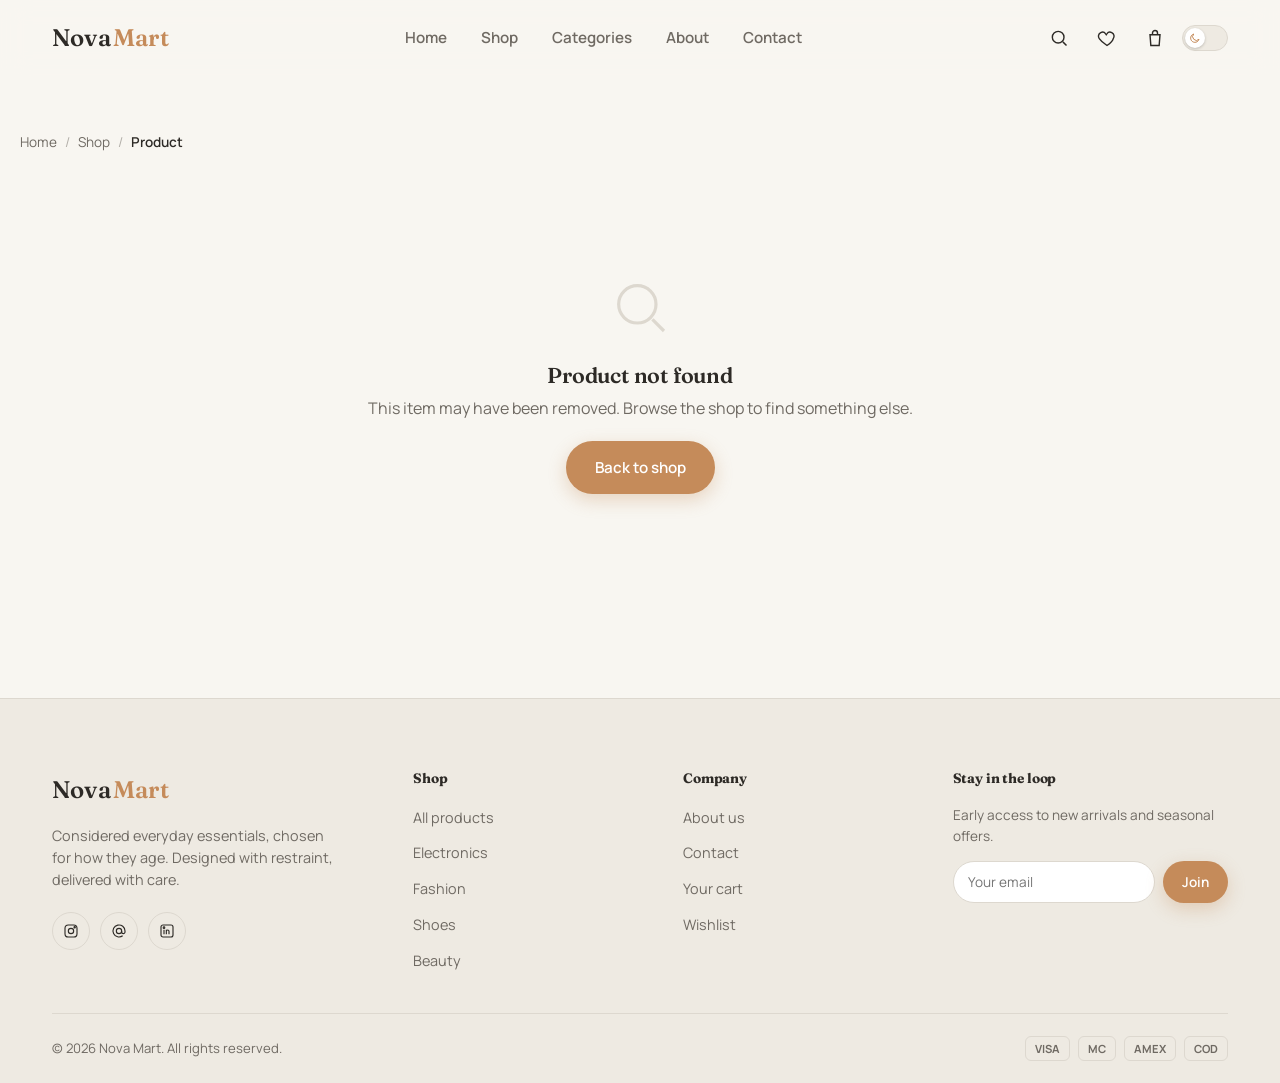
<file: product.html>
<!DOCTYPE html>
<html lang="en">

<head>
  <meta charset="UTF-8">
  <meta name="viewport" content="width=device-width, initial-scale=1.0">
  <title>Product | Nova Mart</title>
  <meta name="description" content="Product details at Nova Mart.">
  <link rel="icon"
    href="data:image/svg+xml,<svg xmlns=%22http://www.w3.org/2000/svg%22 viewBox=%220 0 24 24%22><rect width=%2224%22 height=%2224%22 rx=%226%22 fill=%22%23C58B5A%22/><text x=%2212%22 y=%2217%22 font-size=%2214%22 fill=%22white%22 text-anchor=%22middle%22 font-family=%22Georgia%22>N</text></svg>">
  <link rel="stylesheet" href="css/style.css">
  <link rel="stylesheet" href="css/responsive.css">
</head>

<body data-theme="light">
  <!-- ================= NAVBAR ================= -->

  <nav class="navbar" id="navbar">

    <div class="container nav-inner">

      <!-- Logo -->
      <a href="index.html" class="logo">
        Nova<span>Mart</span>
      </a>

      <!-- Desktop Navigation -->
      <div class="nav-links desktop-nav">
        <a href="index.html">Home</a>
        <a href="shop.html">Shop</a>
        <a href="index.html#categories">Categories</a>
        <a href="about.html">About</a>
        <a href="contact.html">Contact</a>
      </div>

      <!-- Navbar Actions -->
      <div class="nav-actions">

        <!-- Search -->
        <button class="icon-btn" data-search-open aria-label="Search">

          <svg viewBox="0 0 24 24">
            <circle cx="11" cy="11" r="7" />
            <line x1="21" y1="21" x2="16.65" y2="16.65" />
          </svg>

        </button>


        <!-- Wishlist -->
        <a class="icon-btn" href="wishlist.html" aria-label="Wishlist">

          <svg viewBox="0 0 24 24">
            <path
              d="M12 21s-6.7-4.35-9.3-8.2C1 10.5 1.5 7 4.5 5.5c2.2-1.1 4.6-.3 5.9 1.5.4.5.7 1 .7 1s.3-.5.7-1c1.3-1.8 3.7-2.6 5.9-1.5 3 1.5 3.5 5 1.8 7.3C18.7 16.65 12 21 12 21Z" />
          </svg>

          <span class="count-badge" data-wish-count style="display:none;">
            0
          </span>

        </a>


        <!-- Cart -->
        <a class="icon-btn" href="cart.html" aria-label="Cart">

          <svg viewBox="0 0 24 24">
            <path d="M6 8h12l-1 13H7L6 8Z" />
            <path d="M9 8V6a3 3 0 0 1 6 0v2" />
          </svg>

          <span class="count-badge" data-cart-count style="display:none;">
            0
          </span>

        </a>


        <!-- Theme Toggle -->
        <button class="theme-toggle" data-theme-toggle aria-label="Toggle theme">

          <span class="knob">

            <svg viewBox="0 0 24 24">
              <path d="M20 14.5A8.5 8.5 0 1 1 9.5 4a7 7 0 0 0 10.5 10.5Z" />
            </svg>

          </span>

        </button>


        <!-- Hamburger -->
        <button class="hamburger" type="button" aria-label="Open menu">

          <span></span>
          <span></span>
          <span></span>

        </button>

      </div>

    </div>

  </nav>


  <!-- ================= MOBILE MENU ================= -->

  <!-- Overlay -->
  <div class="overlay"></div>


  <!-- Mobile Panel -->
  <div class="mobile-panel">

    <!-- Mobile Header -->
    <div class="mobile-panel-head">

      <a href="index.html" class="logo">
        Nova<span>Mart</span>
      </a>

    </div>


    <!-- Mobile Links -->
    <div class="mobile-nav-links">

      <a href="index.html">Home</a>

      <a href="shop.html">Shop</a>

      <a href="index.html#categories">Categories</a>

      <a href="about.html">About</a>

      <a href="contact.html">Contact</a>

    </div>


    <!-- Mobile Actions -->
    <div class="mobile-actions">

      <a href="wishlist.html" class="btn btn-outline btn-full">
        Wishlist
      </a>

      <a href="cart.html" class="btn btn-primary btn-full">
        Cart
      </a>

    </div>

  </div>


  <!-- ================= SEARCH ================= -->

  <div class="search-overlay">

    <button class="icon-btn search-close" data-search-close aria-label="Close search">

      <svg viewBox="0 0 24 24">
        <line x1="6" y1="6" x2="18" y2="18" />
        <line x1="18" y1="6" x2="6" y2="18" />
      </svg>

    </button>


    <div class="search-box">

      <div class="search-box-input">

        <svg viewBox="0 0 24 24">
          <circle cx="11" cy="11" r="7" />
          <line x1="21" y1="21" x2="16.65" y2="16.65" />
        </svg>

        <input type="text" placeholder="Search products..." autocomplete="off" aria-label="Search products">

      </div>


      <p class="search-hint">
        Try "headphones", "boots", or "candle"
      </p>


      <div class="search-results"></div>

    </div>

  </div>

  <div class="search-overlay">
    <button class="icon-btn search-close" data-search-close aria-label="Close search">
      <svg viewBox="0 0 24 24">
        <line x1="6" y1="6" x2="18" y2="18" />
        <line x1="18" y1="6" x2="6" y2="18" />
      </svg>
    </button>
    <div class="search-box">
      <div class="search-box-input">
        <svg viewBox="0 0 24 24">
          <circle cx="11" cy="11" r="7" />
          <line x1="21" y1="21" x2="16.65" y2="16.65" />
        </svg>
        <input type="text" placeholder="Search products..." autocomplete="off" aria-label="Search products">
      </div>
      <p class="search-hint">Try "headphones", "boots", or "candle"</p>
      <div class="search-results"></div>
    </div>
  </div>
  <main>
    <div class="container page-header" style="padding-bottom:0;">
      <div class="breadcrumb" id="breadcrumb">
        <a href="index.html">Home</a><span class="sep">/</span>
        <a href="shop.html">Shop</a><span class="sep">/</span>
        <span class="current" id="breadcrumbProduct">Product</span>
      </div>
    </div>

    <div class="container section-tight" style="padding-top:12px;" id="productRoot">
      <!-- Filled dynamically by JS -->
    </div>

    <section class="section-tight">
      <div class="container">
        <div class="section-head">
          <div>
            <h2>You may also like</h2>
            <p>More from the same department.</p>
          </div>
        </div>
        <div class="product-grid" id="relatedGrid"></div>
      </div>
    </section>
  </main>
  <footer>
    <div class="container">
      <div class="footer-grid">
        <div class="footer-brand">
          <a href="index.html" class="logo">Nova<span>Mart</span></a>
          <p>Considered everyday essentials, chosen for how they age. Designed with restraint, delivered with care.</p>
          <div class="footer-social">
            <a href="#" aria-label="Instagram"><svg viewBox="0 0 24 24">
                <rect x="3" y="3" width="18" height="18" rx="5" />
                <circle cx="12" cy="12" r="4" />
                <circle cx="17.5" cy="6.5" r="1" />
              </svg></a>
            <a href="#" aria-label="Contact"><svg viewBox="0 0 24 24">
                <circle cx="12" cy="12" r="4" />
                <path d="M16 12v1.5a2.5 2.5 0 0 0 5 0V12a9 9 0 1 0-3.5 7.1" />
              </svg></a>
            <a href="#" aria-label="LinkedIn"><svg viewBox="0 0 24 24">
                <rect x="3" y="3" width="18" height="18" rx="3" />
                <line x1="7.5" y1="10" x2="7.5" y2="17" />
                <circle cx="7.5" cy="7" r="1.2" />
                <path d="M11 17v-4.5a2 2 0 0 1 4 0V17M11 17v-7" />
              </svg></a>
          </div>
        </div>
        <div class="footer-col">
          <h4>Shop</h4>
          <ul>
            <li><a href="shop.html">All products</a></li>
            <li><a href="shop.html?category=Electronics">Electronics</a></li>
            <li><a href="shop.html?category=Fashion">Fashion</a></li>
            <li><a href="shop.html?category=Shoes">Shoes</a></li>
            <li><a href="shop.html?category=Beauty">Beauty</a></li>
          </ul>
        </div>
        <div class="footer-col">
          <h4>Company</h4>
          <ul>
            <li><a href="about.html">About us</a></li>
            <li><a href="contact.html">Contact</a></li>
            <li><a href="cart.html">Your cart</a></li>
            <li><a href="wishlist.html">Wishlist</a></li>
          </ul>
        </div>
        <div class="footer-col footer-newsletter">
          <h4>Stay in the loop</h4>
          <p style="font-size:.85rem;color:var(--text-secondary);">Early access to new arrivals and seasonal offers.</p>
          <form data-newsletter>
            <input type="email" placeholder="Your email" required aria-label="Email address">
            <button class="btn btn-primary btn-sm" type="submit">Join</button>
          </form>
        </div>
      </div>
      <div class="footer-bottom">
        <span>&copy; 2026 Nova Mart. All rights reserved.</span>
        <div class="payment-icons">
          <span>VISA</span><span>MC</span><span>AMEX</span><span>COD</span>
        </div>
      </div>
    </div>
  </footer>

  <button class="back-to-top" aria-label="Back to top">
    <svg viewBox="0 0 24 24">
      <polyline points="18 15 12 9 6 15" />
    </svg>
  </button>

  <script src="js/products.js"></script>
  <script src="js/theme.js"></script>
  <script src="js/cart.js"></script>
  <script src="js/wishlist.js"></script>
  <script src="js/script.js"></script>
  <script>
    (function () {
      const params = new URLSearchParams(window.location.search);
      const id = Number(params.get("id"));
      const product = PRODUCTS.find(p => p.id === id);
      const root = document.getElementById("productRoot");

      if (!product) {
        root.innerHTML = `
          <div class="empty-state">
            <svg viewBox="0 0 24 24"><circle cx="11" cy="11" r="7"/><line x1="21" y1="21" x2="16.65" y2="16.65"/></svg>
            <h3>Product not found</h3>
            <p>This item may have been removed. Browse the shop to find something else.</p>
            <div style="margin-top:20px;"><a href="shop.html" class="btn btn-primary">Back to shop</a></div>
          </div>`;
        document.getElementById("relatedGrid").parentElement.parentElement.style.display = "none";
        return;
      }

      document.title = product.name + " | Nova Mart";
      document.getElementById("breadcrumbProduct").textContent = product.name;

      const discount = product.originalPrice ? Math.round(100 - (product.price / product.originalPrice) * 100) : 0;
      let qty = 1;

      function pdStarsSvg() {
        let s = "";
        for (let i = 1; i <= 5; i++) {
          s += `<svg viewBox="0 0 24 24" style="fill:${i <= Math.round(product.rating) ? "var(--accent-primary)" : "var(--border)"};">${ICONS.star}</svg>`;
        }
        return s;
      }

      root.innerHTML = `
        <div class="pd-layout">
          <div class="pd-media">${icon(product.icon)}</div>
          <div>
            <div class="pd-cat">${product.category}</div>
            <h1 class="pd-title">${product.name}</h1>
            <div class="pd-meta">
              <div class="pd-stars">${pdStarsSvg()}</div>
              <span style="color:var(--text-secondary);font-size:.9rem;">${product.rating} (${product.reviews} reviews)</span>
            </div>
            <div class="pd-price-row">
              <span class="price-now">${formatPrice(product.price)}</span>
              ${product.originalPrice ? `<span class="price-old">${formatPrice(product.originalPrice)}</span><span class="pd-discount">${discount}% off</span>` : ""}
            </div>
            <p class="pd-desc">${product.shortDesc}</p>
            <div class="pd-stock ${product.stock <= 0 ? "out" : ""}">
              <span class="dot"></span> ${product.stock > 0 ? `In stock — ${product.stock} available` : "Out of stock"}
            </div>
            <div style="display:flex;align-items:center;gap:18px;flex-wrap:wrap;">
              <div class="qty-selector">
                <button id="qtyMinus" aria-label="Decrease quantity">${icon("minus")}</button>
                <span id="qtyValue">1</span>
                <button id="qtyPlus" aria-label="Increase quantity">${icon("plus")}</button>
              </div>
            </div>
            <div class="pd-actions">
              <button class="btn btn-primary" id="addToCartBtn" ${product.stock <= 0 ? "disabled" : ""}>${icon("bag")} ${product.stock <= 0 ? "Out of stock" : "Add to cart"}</button>
              <button class="btn btn-outline" id="wishBtnDetail">${icon("heart")} <span id="wishBtnLabel">${Wishlist.has(product.id) ? "Wishlisted" : "Wishlist"}</span></button>
            </div>
            <div class="pd-info-list">
              <div>${icon("truck")} Free shipping on orders over $75</div>
              <div>${icon("refresh")} 30-day hassle-free returns</div>
              <div>${icon("shield")} Secure checkout, every order encrypted</div>
            </div>
            <div class="pd-tabs">
              <div class="pd-tab active" data-tab="desc">Description</div>
              <div class="pd-tab" data-tab="reviews">Reviews (${product.reviews})</div>
            </div>
            <div class="pd-tab-content" id="tabContent">${product.fullDesc}</div>
          </div>
        </div>`;

      document.getElementById("qtyMinus").addEventListener("click", () => {
        qty = Math.max(1, qty - 1);
        document.getElementById("qtyValue").textContent = qty;
      });
      document.getElementById("qtyPlus").addEventListener("click", () => {
        qty = Math.min(product.stock || 1, qty + 1);
        document.getElementById("qtyValue").textContent = qty;
      });
      document.getElementById("addToCartBtn").addEventListener("click", () => {
        const ok = Cart.add(product.id, qty);
        showToast(ok ? `Added ${qty} to cart` : "Item out of stock", ok ? "success" : "error");
      });
      document.getElementById("wishBtnDetail").addEventListener("click", () => {
        const active = Wishlist.toggle(product.id);
        document.getElementById("wishBtnLabel").textContent = active ? "Wishlisted" : "Wishlist";
        showToast(active ? "Added to wishlist" : "Removed from wishlist");
      });

      const reviewSample = [
        { name: "Amelia R.", text: "Exactly as described and feels much more premium than the price suggests. Would buy again." },
        { name: "Daniel K.", text: "Shipping was fast and the packaging alone felt considered. Genuinely happy with this purchase." },
        { name: "Priya S.", text: "Good quality overall, though I'd love to see a couple more color options in future." }
      ];
      document.querySelectorAll(".pd-tab").forEach(tab => {
        tab.addEventListener("click", () => {
          document.querySelectorAll(".pd-tab").forEach(t => t.classList.remove("active"));
          tab.classList.add("active");
          const content = document.getElementById("tabContent");
          if (tab.dataset.tab === "desc") {
            content.innerHTML = product.fullDesc;
          } else {
            content.innerHTML = reviewSample
              .map(r => `<p style="margin-bottom:14px;"><strong style="color:var(--text-primary);">${r.name}</strong> — ${r.text}</p>`)
              .join("");
          }
        });
      });

      const related = PRODUCTS.filter(p => p.category === product.category && p.id !== product.id).slice(0, 4);
      renderProductGrid(document.getElementById("relatedGrid"), related);
    })();
  </script>
</body>

</html>
</file>
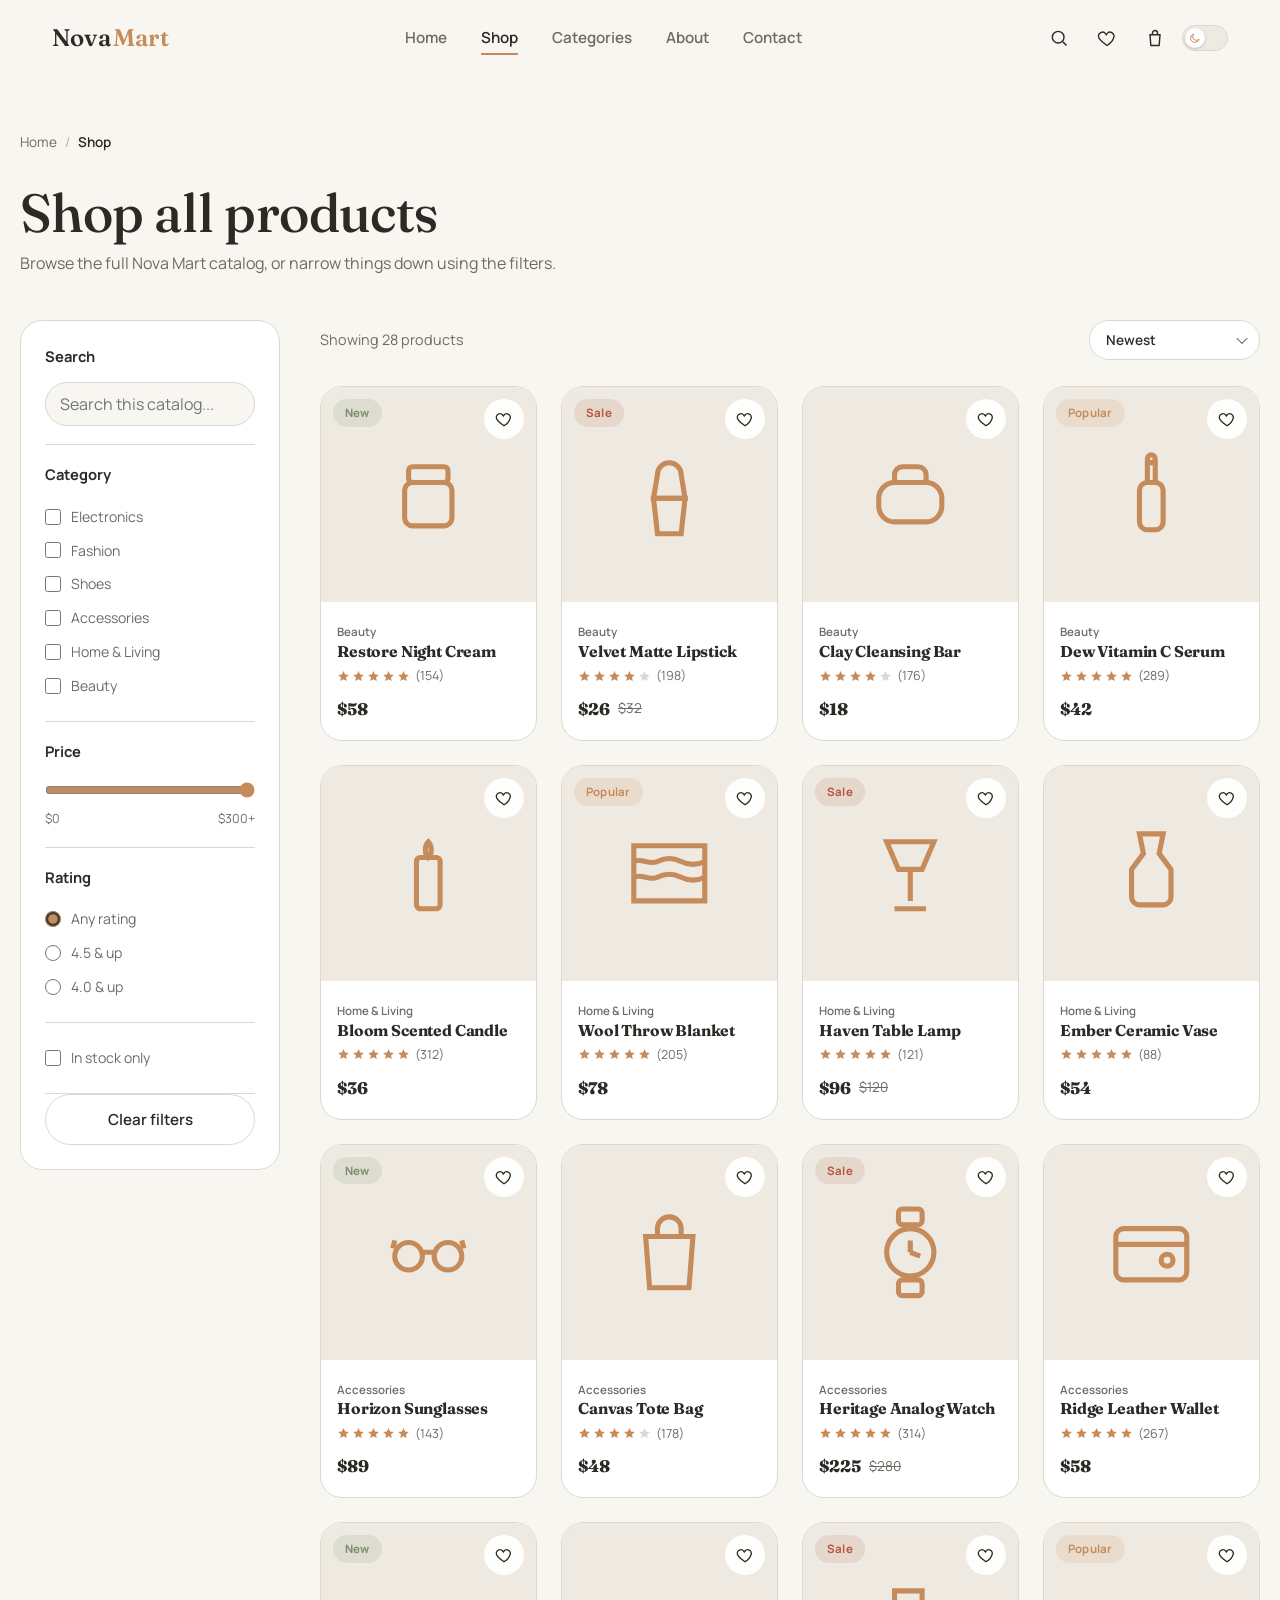
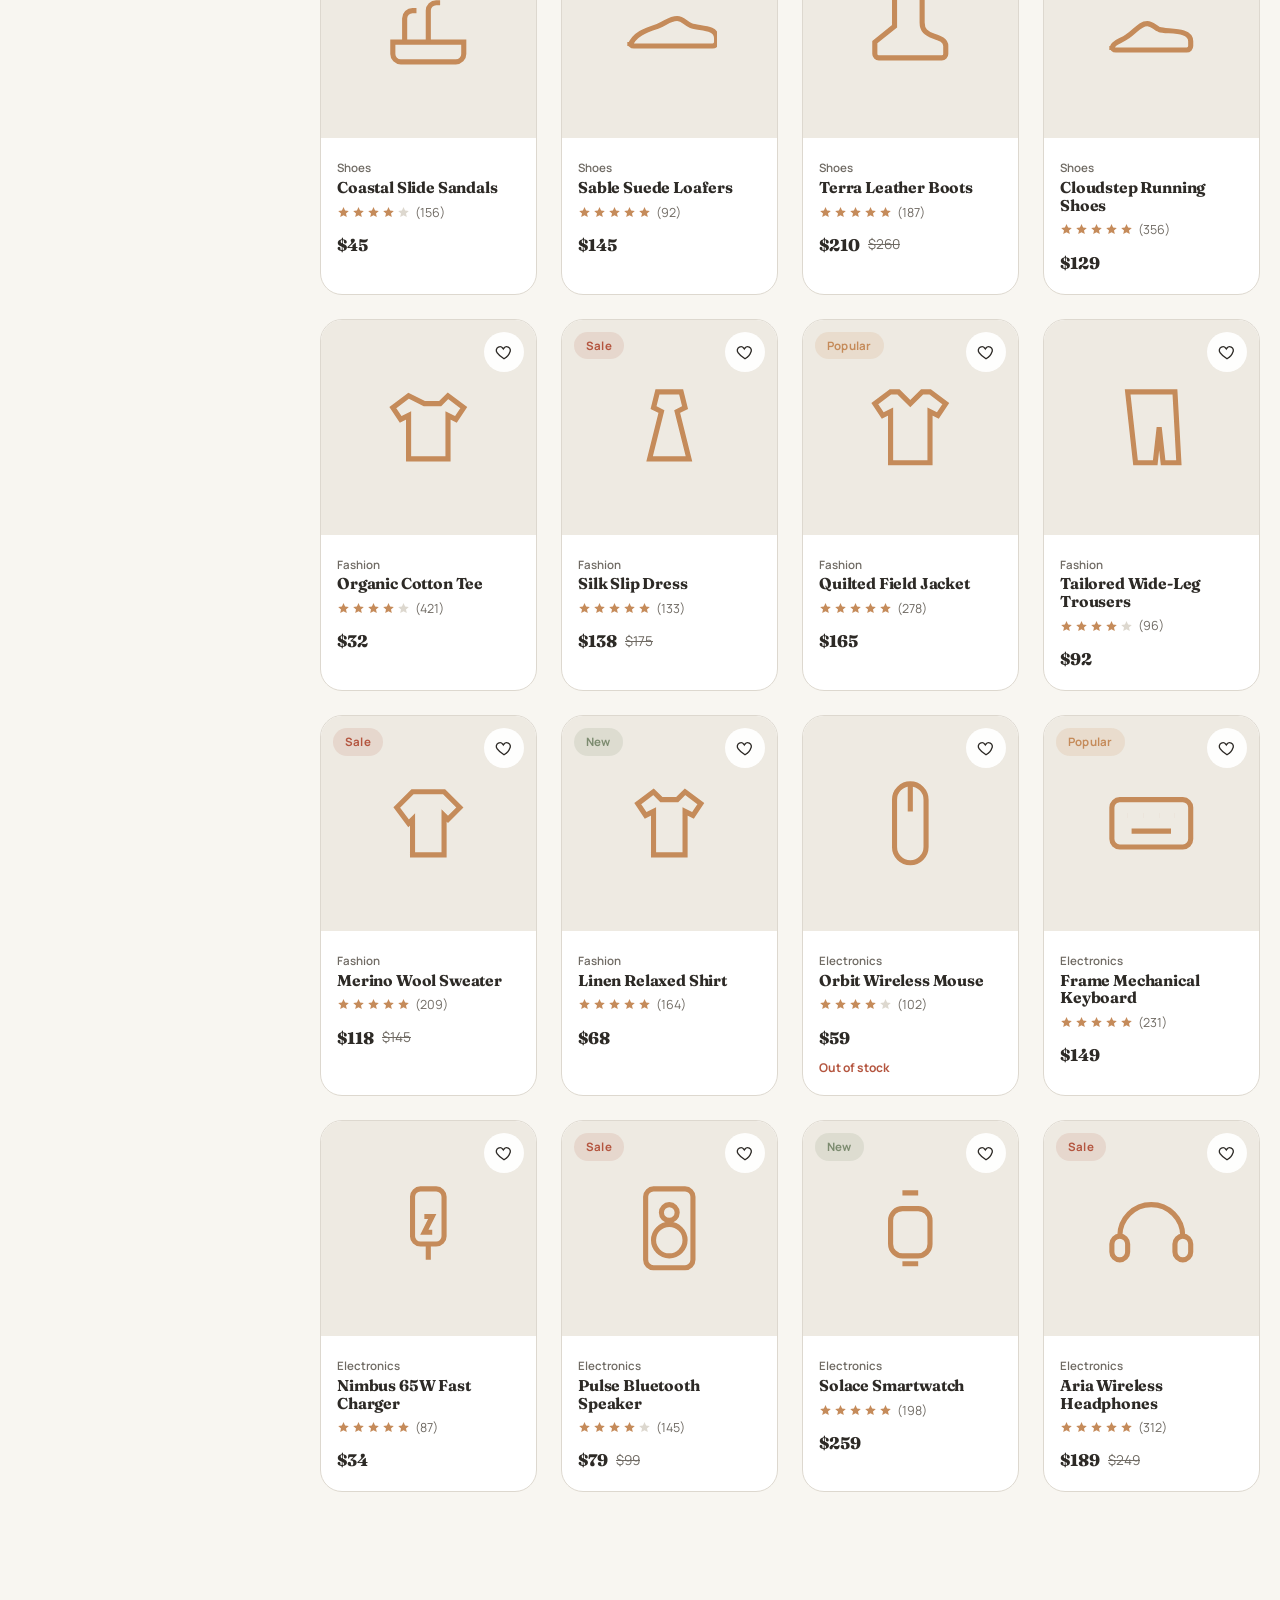
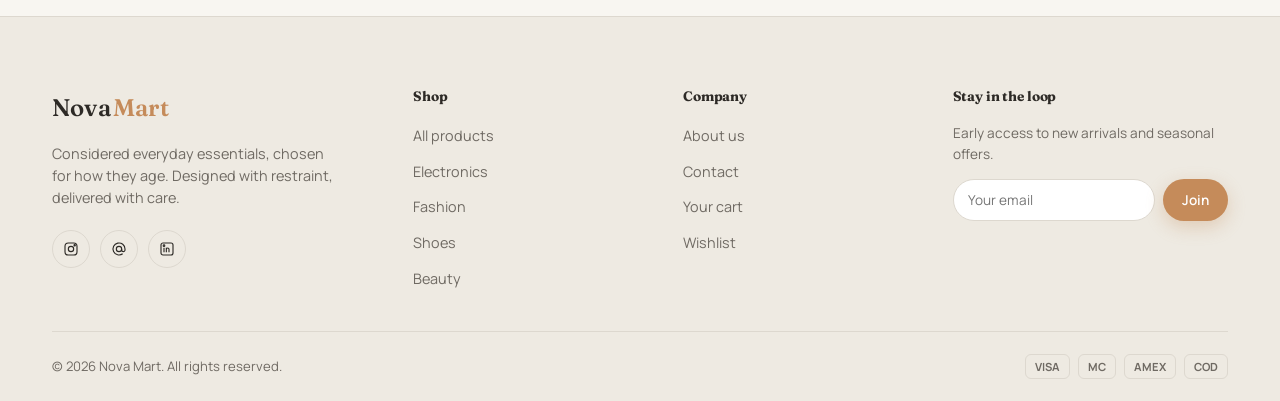
<file: shop.html>
<!DOCTYPE html>
<html lang="en">

<head>
  <meta charset="UTF-8">
  <meta name="viewport" content="width=device-width, initial-scale=1.0">
  <title>Shop | Nova Mart</title>
  <meta name="description"
    content="Browse the full Nova Mart catalog across electronics, fashion, shoes, accessories, home, and beauty.">
  <link rel="icon"
    href="data:image/svg+xml,<svg xmlns=%22http://www.w3.org/2000/svg%22 viewBox=%220 0 24 24%22><rect width=%2224%22 height=%2224%22 rx=%226%22 fill=%22%23C58B5A%22/><text x=%2212%22 y=%2217%22 font-size=%2214%22 fill=%22white%22 text-anchor=%22middle%22 font-family=%22Georgia%22>N</text></svg>">
  <link rel="stylesheet" href="css/style.css">
  <link rel="stylesheet" href="css/responsive.css">
</head>

<body data-theme="light">
  <!-- ================= NAVBAR ================= -->

  <nav class="navbar" id="navbar">

    <div class="container nav-inner">

      <!-- Logo -->
      <a href="index.html" class="logo">
        Nova<span>Mart</span>
      </a>

      <!-- Desktop Navigation -->
      <div class="nav-links desktop-nav">
        <a href="index.html">Home</a>
        <a href="shop.html">Shop</a>
        <a href="index.html#categories">Categories</a>
        <a href="about.html">About</a>
        <a href="contact.html">Contact</a>
      </div>

      <!-- Navbar Actions -->
      <div class="nav-actions">

        <!-- Search -->
        <button class="icon-btn" data-search-open aria-label="Search">

          <svg viewBox="0 0 24 24">
            <circle cx="11" cy="11" r="7" />
            <line x1="21" y1="21" x2="16.65" y2="16.65" />
          </svg>

        </button>


        <!-- Wishlist -->
        <a class="icon-btn" href="wishlist.html" aria-label="Wishlist">

          <svg viewBox="0 0 24 24">
            <path
              d="M12 21s-6.7-4.35-9.3-8.2C1 10.5 1.5 7 4.5 5.5c2.2-1.1 4.6-.3 5.9 1.5.4.5.7 1 .7 1s.3-.5.7-1c1.3-1.8 3.7-2.6 5.9-1.5 3 1.5 3.5 5 1.8 7.3C18.7 16.65 12 21 12 21Z" />
          </svg>

          <span class="count-badge" data-wish-count style="display:none;">
            0
          </span>

        </a>


        <!-- Cart -->
        <a class="icon-btn" href="cart.html" aria-label="Cart">

          <svg viewBox="0 0 24 24">
            <path d="M6 8h12l-1 13H7L6 8Z" />
            <path d="M9 8V6a3 3 0 0 1 6 0v2" />
          </svg>

          <span class="count-badge" data-cart-count style="display:none;">
            0
          </span>

        </a>


        <!-- Theme Toggle -->
        <button class="theme-toggle" data-theme-toggle aria-label="Toggle theme">

          <span class="knob">

            <svg viewBox="0 0 24 24">
              <path d="M20 14.5A8.5 8.5 0 1 1 9.5 4a7 7 0 0 0 10.5 10.5Z" />
            </svg>

          </span>

        </button>


        <!-- Hamburger -->
        <button class="hamburger" type="button" aria-label="Open menu">

          <span></span>
          <span></span>
          <span></span>

        </button>

      </div>

    </div>

  </nav>


  <!-- ================= MOBILE MENU ================= -->

  <!-- Overlay -->
  <div class="overlay"></div>


  <!-- Mobile Panel -->
  <div class="mobile-panel">

    <!-- Mobile Header -->
    <div class="mobile-panel-head">

      <a href="index.html" class="logo">
        Nova<span>Mart</span>
      </a>

    </div>


    <!-- Mobile Links -->
    <div class="mobile-nav-links">

      <a href="index.html">Home</a>

      <a href="shop.html">Shop</a>

      <a href="index.html#categories">Categories</a>

      <a href="about.html">About</a>

      <a href="contact.html">Contact</a>

    </div>


    <!-- Mobile Actions -->
    <div class="mobile-actions">

      <a href="wishlist.html" class="btn btn-outline btn-full">
        Wishlist
      </a>

      <a href="cart.html" class="btn btn-primary btn-full">
        Cart
      </a>

    </div>

  </div>


  <!-- ================= SEARCH ================= -->

  <div class="search-overlay">

    <button class="icon-btn search-close" data-search-close aria-label="Close search">

      <svg viewBox="0 0 24 24">
        <line x1="6" y1="6" x2="18" y2="18" />
        <line x1="18" y1="6" x2="6" y2="18" />
      </svg>

    </button>


    <div class="search-box">

      <div class="search-box-input">

        <svg viewBox="0 0 24 24">
          <circle cx="11" cy="11" r="7" />
          <line x1="21" y1="21" x2="16.65" y2="16.65" />
        </svg>

        <input type="text" placeholder="Search products..." autocomplete="off" aria-label="Search products">

      </div>


      <p class="search-hint">
        Try "headphones", "boots", or "candle"
      </p>


      <div class="search-results"></div>

    </div>

  </div>

  <div class="search-overlay">
    <button class="icon-btn search-close" data-search-close aria-label="Close search">
      <svg viewBox="0 0 24 24">
        <line x1="6" y1="6" x2="18" y2="18" />
        <line x1="18" y1="6" x2="6" y2="18" />
      </svg>
    </button>
    <div class="search-box">
      <div class="search-box-input">
        <svg viewBox="0 0 24 24">
          <circle cx="11" cy="11" r="7" />
          <line x1="21" y1="21" x2="16.65" y2="16.65" />
        </svg>
        <input type="text" placeholder="Search products..." autocomplete="off" aria-label="Search products">
      </div>
      <p class="search-hint">Try "headphones", "boots", or "candle"</p>
      <div class="search-results"></div>
    </div>
  </div>
  <main>
    <div class="container page-header">
      <div class="breadcrumb">
        <a href="index.html">Home</a><span class="sep">/</span><span class="current">Shop</span>
      </div>
      <h1>Shop all products</h1>
      <p style="margin-top:8px;max-width:56ch;">Browse the full Nova Mart catalog, or narrow things down using the
        filters.</p>
    </div>

    <div class="container section-tight" style="padding-top:24px;">
      <div class="shop-layout">
        <!-- Filters -->
        <aside class="filter-panel" id="filterPanel">
          <div class="filter-block">
            <div class="filter-title">Search</div>
            <input type="text" id="shopSearchInput" placeholder="Search this catalog..."
              style="width:100%;padding:10px 14px;border-radius:999px;border:1px solid var(--border);background:var(--bg-primary);">
          </div>
          <div class="filter-block">
            <div class="filter-title">Category</div>
            <div id="categoryFilters"></div>
          </div>
          <div class="filter-block">
            <div class="filter-title">Price</div>
            <input type="range" min="0" max="300" step="5" value="300" class="price-range" id="priceRange">
            <div class="price-range-labels"><span>$0</span><span id="priceRangeLabel">$300+</span></div>
          </div>
          <div class="filter-block">
            <div class="filter-title">Rating</div>
            <label class="filter-option"><input type="radio" name="rating" value="0" checked> Any rating</label>
            <label class="filter-option"><input type="radio" name="rating" value="4.5"> 4.5 &amp; up</label>
            <label class="filter-option"><input type="radio" name="rating" value="4"> 4.0 &amp; up</label>
          </div>
          <div class="filter-block">
            <label class="filter-option"><input type="checkbox" id="inStockOnly"> In stock only</label>
          </div>
          <button class="btn btn-outline btn-full" id="clearFilters">Clear filters</button>
        </aside>

        <!-- Results -->
        <div>
          <div class="shop-toolbar">
            <span class="result-count" id="resultCount">Showing 0 products</span>
            <div class="toolbar-right">
              <button class="btn btn-outline btn-sm filter-toggle-btn" id="filterToggleBtn">Filters</button>
              <div class="select-wrap">
                <select id="sortSelect">
                  <option value="newest">Newest</option>
                  <option value="price-asc">Price: Low to High</option>
                  <option value="price-desc">Price: High to Low</option>
                  <option value="rating">Highest Rated</option>
                </select>
              </div>
            </div>
          </div>
          <div class="product-grid" id="shopGrid"></div>
        </div>
      </div>
    </div>
  </main>
  <footer>
    <div class="container">
      <div class="footer-grid">
        <div class="footer-brand">
          <a href="index.html" class="logo">Nova<span>Mart</span></a>
          <p>Considered everyday essentials, chosen for how they age. Designed with restraint, delivered with care.</p>
          <div class="footer-social">
            <a href="#" aria-label="Instagram"><svg viewBox="0 0 24 24">
                <rect x="3" y="3" width="18" height="18" rx="5" />
                <circle cx="12" cy="12" r="4" />
                <circle cx="17.5" cy="6.5" r="1" />
              </svg></a>
            <a href="#" aria-label="Contact"><svg viewBox="0 0 24 24">
                <circle cx="12" cy="12" r="4" />
                <path d="M16 12v1.5a2.5 2.5 0 0 0 5 0V12a9 9 0 1 0-3.5 7.1" />
              </svg></a>
            <a href="#" aria-label="LinkedIn"><svg viewBox="0 0 24 24">
                <rect x="3" y="3" width="18" height="18" rx="3" />
                <line x1="7.5" y1="10" x2="7.5" y2="17" />
                <circle cx="7.5" cy="7" r="1.2" />
                <path d="M11 17v-4.5a2 2 0 0 1 4 0V17M11 17v-7" />
              </svg></a>
          </div>
        </div>
        <div class="footer-col">
          <h4>Shop</h4>
          <ul>
            <li><a href="shop.html">All products</a></li>
            <li><a href="shop.html?category=Electronics">Electronics</a></li>
            <li><a href="shop.html?category=Fashion">Fashion</a></li>
            <li><a href="shop.html?category=Shoes">Shoes</a></li>
            <li><a href="shop.html?category=Beauty">Beauty</a></li>
          </ul>
        </div>
        <div class="footer-col">
          <h4>Company</h4>
          <ul>
            <li><a href="about.html">About us</a></li>
            <li><a href="contact.html">Contact</a></li>
            <li><a href="cart.html">Your cart</a></li>
            <li><a href="wishlist.html">Wishlist</a></li>
          </ul>
        </div>
        <div class="footer-col footer-newsletter">
          <h4>Stay in the loop</h4>
          <p style="font-size:.85rem;color:var(--text-secondary);">Early access to new arrivals and seasonal offers.</p>
          <form data-newsletter>
            <input type="email" placeholder="Your email" required aria-label="Email address">
            <button class="btn btn-primary btn-sm" type="submit">Join</button>
          </form>
        </div>
      </div>
      <div class="footer-bottom">
        <span>&copy; 2026 Nova Mart. All rights reserved.</span>
        <div class="payment-icons">
          <span>VISA</span><span>MC</span><span>AMEX</span><span>COD</span>
        </div>
      </div>
    </div>
  </footer>

  <button class="back-to-top" aria-label="Back to top">
    <svg viewBox="0 0 24 24">
      <polyline points="18 15 12 9 6 15" />
    </svg>
  </button>

  <script src="js/products.js"></script>
  <script src="js/theme.js"></script>
  <script src="js/cart.js"></script>
  <script src="js/wishlist.js"></script>
  <script src="js/script.js"></script>
  <script>
    (function () {
      const CATEGORIES = ["Electronics", "Fashion", "Shoes", "Accessories", "Home & Living", "Beauty"];
      const catFiltersEl = document.getElementById("categoryFilters");
      catFiltersEl.innerHTML = CATEGORIES.map(
        c => `<label class="filter-option"><input type="checkbox" value="${c}" class="cat-check"> ${c}</label>`
      ).join("");

      const params = new URLSearchParams(window.location.search);
      const state = {
        search: params.get("search") || "",
        categories: params.get("category") ? [params.get("category")] : [],
        maxPrice: 300,
        minRating: 0,
        inStockOnly: false,
        sort: params.get("sort") === "sale" ? "price-desc" : (params.get("sort") || "newest")
      };

      const searchInput = document.getElementById("shopSearchInput");
      const priceRange = document.getElementById("priceRange");
      const priceLabel = document.getElementById("priceRangeLabel");
      const inStockOnly = document.getElementById("inStockOnly");
      const sortSelect = document.getElementById("sortSelect");
      const resultCount = document.getElementById("resultCount");
      const grid = document.getElementById("shopGrid");

      searchInput.value = state.search;
      sortSelect.value = state.sort;
      document.querySelectorAll(".cat-check").forEach(cb => {
        if (state.categories.includes(cb.value)) cb.checked = true;
      });

      function currentResults() {
        let list = PRODUCTS.filter(p => {
          if (state.search && !p.name.toLowerCase().includes(state.search.toLowerCase()) && !p.category.toLowerCase().includes(state.search.toLowerCase())) return false;
          if (state.categories.length && !state.categories.includes(p.category)) return false;
          if (p.price > state.maxPrice) return false;
          if (p.rating < state.minRating) return false;
          if (state.inStockOnly && p.stock <= 0) return false;
          return true;
        });
        switch (state.sort) {
          case "price-asc": list.sort((a, b) => a.price - b.price); break;
          case "price-desc": list.sort((a, b) => b.price - a.price); break;
          case "rating": list.sort((a, b) => b.rating - a.rating); break;
          default: list.sort((a, b) => b.id - a.id);
        }
        return list;
      }

      function render() {
        const results = currentResults();
        resultCount.textContent = `Showing ${results.length} product${results.length === 1 ? "" : "s"}`;
        renderProductGrid(grid, results);
      }

      searchInput.addEventListener("input", debounce(() => { state.search = searchInput.value; render(); }, 200));
      priceRange.addEventListener("input", () => {
        state.maxPrice = Number(priceRange.value);
        priceLabel.textContent = state.maxPrice >= 300 ? "$300+" : "$" + state.maxPrice;
        render();
      });
      inStockOnly.addEventListener("change", () => { state.inStockOnly = inStockOnly.checked; render(); });
      sortSelect.addEventListener("change", () => { state.sort = sortSelect.value; render(); });
      document.querySelectorAll('input[name="rating"]').forEach(r => {
        r.addEventListener("change", () => { state.minRating = Number(r.value); render(); });
      });
      document.querySelectorAll(".cat-check").forEach(cb => {
        cb.addEventListener("change", () => {
          state.categories = Array.from(document.querySelectorAll(".cat-check:checked")).map(c => c.value);
          render();
        });
      });
      document.getElementById("clearFilters").addEventListener("click", () => {
        state.search = ""; state.categories = []; state.maxPrice = 300; state.minRating = 0; state.inStockOnly = false; state.sort = "newest";
        searchInput.value = ""; priceRange.value = 300; priceLabel.textContent = "$300+"; inStockOnly.checked = false; sortSelect.value = "newest";
        document.querySelectorAll(".cat-check").forEach(cb => cb.checked = false);
        document.querySelector('input[name="rating"][value="0"]').checked = true;
        render();
      });

      const filterToggleBtn = document.getElementById("filterToggleBtn");
      const filterPanel = document.getElementById("filterPanel");
      if (filterToggleBtn) {
        filterToggleBtn.addEventListener("click", () => filterPanel.classList.toggle("open"));
      }

      render();
    })();
  </script>
</body>

</html>
</file>
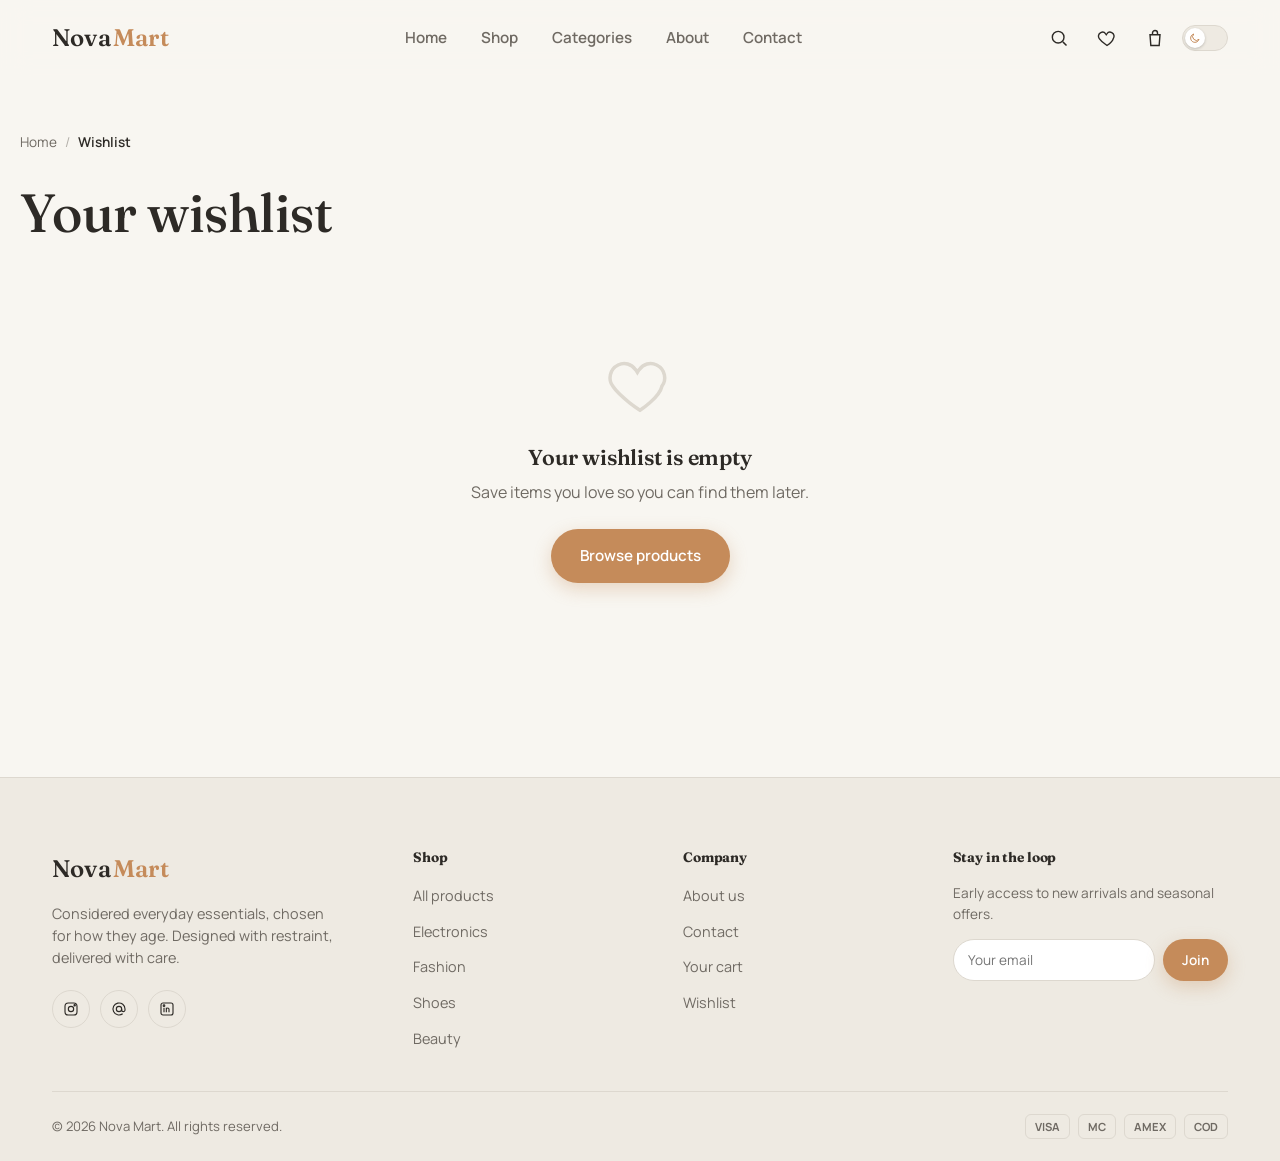
<file: wishlist.html>
<!DOCTYPE html>
<html lang="en">
<head>
<meta charset="UTF-8">
<meta name="viewport" content="width=device-width, initial-scale=1.0">
<title>Wishlist | Nova Mart</title>
<meta name="description" content="Products you saved for later at Nova Mart.">
<link rel="icon" href="data:image/svg+xml,<svg xmlns=%22http://www.w3.org/2000/svg%22 viewBox=%220 0 24 24%22><rect width=%2224%22 height=%2224%22 rx=%226%22 fill=%22%23C58B5A%22/><text x=%2212%22 y=%2217%22 font-size=%2214%22 fill=%22white%22 text-anchor=%22middle%22 font-family=%22Georgia%22>N</text></svg>">
<link rel="stylesheet" href="css/style.css">
<link rel="stylesheet" href="css/responsive.css">
</head>
<body data-theme="light">
  <nav class="navbar" id="navbar">
    <div class="container nav-inner">
      <a href="index.html" class="logo">Nova<span>Mart</span></a>

      <div class="nav-links">
        <a href="index.html">Home</a>
        <a href="shop.html">Shop</a>
        <a href="index.html#categories">Categories</a>
        <a href="about.html">About</a>
        <a href="contact.html">Contact</a>
      </div>

      <div class="nav-actions">
        <button class="icon-btn" data-search-open aria-label="Search">
          <svg viewBox="0 0 24 24"><circle cx="11" cy="11" r="7"/><line x1="21" y1="21" x2="16.65" y2="16.65"/></svg>
        </button>
        <a class="icon-btn" href="wishlist.html" aria-label="Wishlist">
          <svg viewBox="0 0 24 24"><path d="M12 21s-6.7-4.35-9.3-8.2C1 10.5 1.5 7 4.5 5.5c2.2-1.1 4.6-.3 5.9 1.5.4.5.7 1 .7 1s.3-.5.7-1c1.3-1.8 3.7-2.6 5.9-1.5 3 1.5 3.5 5 1.8 7.3C18.7 16.65 12 21 12 21Z"/></svg>
          <span class="count-badge" data-wish-count style="display:none;">0</span>
        </a>
        <a class="icon-btn" href="cart.html" aria-label="Cart">
          <svg viewBox="0 0 24 24"><path d="M6 8h12l-1 13H7L6 8Z"/><path d="M9 8V6a3 3 0 0 1 6 0v2"/></svg>
          <span class="count-badge" data-cart-count style="display:none;">0</span>
        </a>
        <button class="theme-toggle" data-theme-toggle aria-label="Toggle theme">
          <span class="knob"><svg viewBox="0 0 24 24"><path d="M20 14.5A8.5 8.5 0 1 1 9.5 4a7 7 0 0 0 10.5 10.5Z"/></svg></span>
        </button>
        <button class="hamburger" aria-label="Menu"><span></span><span></span><span></span></button>
      </div>
    </div>
  </nav>

  <div class="overlay"></div>

  <div class="mobile-panel">
    <div class="mobile-panel-head">
      <a href="index.html" class="logo">Nova<span>Mart</span></a>
    </div>
    <div class="nav-links">
      <a href="index.html">Home</a>
      <a href="shop.html">Shop</a>
      <a href="index.html#categories">Categories</a>
      <a href="about.html">About</a>
      <a href="contact.html">Contact</a>
    </div>
    <div class="mobile-actions">
      <a href="wishlist.html" class="btn btn-outline btn-full">Wishlist</a>
      <a href="cart.html" class="btn btn-primary btn-full">Cart</a>
    </div>
  </div>

  <div class="search-overlay">
    <button class="icon-btn search-close" data-search-close aria-label="Close search">
      <svg viewBox="0 0 24 24"><line x1="6" y1="6" x2="18" y2="18"/><line x1="18" y1="6" x2="6" y2="18"/></svg>
    </button>
    <div class="search-box">
      <div class="search-box-input">
        <svg viewBox="0 0 24 24"><circle cx="11" cy="11" r="7"/><line x1="21" y1="21" x2="16.65" y2="16.65"/></svg>
        <input type="text" placeholder="Search products..." autocomplete="off" aria-label="Search products">
      </div>
      <p class="search-hint">Try "headphones", "boots", or "candle"</p>
      <div class="search-results"></div>
    </div>
  </div>
  <main>
    <div class="container page-header">
      <div class="breadcrumb"><a href="index.html">Home</a><span class="sep">/</span><span class="current">Wishlist</span></div>
      <h1>Your wishlist</h1>
    </div>
    <div class="container section-tight" style="padding-top:16px;" id="wishlistRoot"></div>
  </main>
  <footer>
    <div class="container">
      <div class="footer-grid">
        <div class="footer-brand">
          <a href="index.html" class="logo">Nova<span>Mart</span></a>
          <p>Considered everyday essentials, chosen for how they age. Designed with restraint, delivered with care.</p>
          <div class="footer-social">
            <a href="#" aria-label="Instagram"><svg viewBox="0 0 24 24"><rect x="3" y="3" width="18" height="18" rx="5"/><circle cx="12" cy="12" r="4"/><circle cx="17.5" cy="6.5" r="1"/></svg></a>
            <a href="#" aria-label="Contact"><svg viewBox="0 0 24 24"><circle cx="12" cy="12" r="4"/><path d="M16 12v1.5a2.5 2.5 0 0 0 5 0V12a9 9 0 1 0-3.5 7.1"/></svg></a>
            <a href="#" aria-label="LinkedIn"><svg viewBox="0 0 24 24"><rect x="3" y="3" width="18" height="18" rx="3"/><line x1="7.5" y1="10" x2="7.5" y2="17"/><circle cx="7.5" cy="7" r="1.2"/><path d="M11 17v-4.5a2 2 0 0 1 4 0V17M11 17v-7"/></svg></a>
          </div>
        </div>
        <div class="footer-col">
          <h4>Shop</h4>
          <ul>
            <li><a href="shop.html">All products</a></li>
            <li><a href="shop.html?category=Electronics">Electronics</a></li>
            <li><a href="shop.html?category=Fashion">Fashion</a></li>
            <li><a href="shop.html?category=Shoes">Shoes</a></li>
            <li><a href="shop.html?category=Beauty">Beauty</a></li>
          </ul>
        </div>
        <div class="footer-col">
          <h4>Company</h4>
          <ul>
            <li><a href="about.html">About us</a></li>
            <li><a href="contact.html">Contact</a></li>
            <li><a href="cart.html">Your cart</a></li>
            <li><a href="wishlist.html">Wishlist</a></li>
          </ul>
        </div>
        <div class="footer-col footer-newsletter">
          <h4>Stay in the loop</h4>
          <p style="font-size:.85rem;color:var(--text-secondary);">Early access to new arrivals and seasonal offers.</p>
          <form data-newsletter>
            <input type="email" placeholder="Your email" required aria-label="Email address">
            <button class="btn btn-primary btn-sm" type="submit">Join</button>
          </form>
        </div>
      </div>
      <div class="footer-bottom">
        <span>&copy; 2026 Nova Mart. All rights reserved.</span>
        <div class="payment-icons">
          <span>VISA</span><span>MC</span><span>AMEX</span><span>COD</span>
        </div>
      </div>
    </div>
  </footer>

  <button class="back-to-top" aria-label="Back to top">
    <svg viewBox="0 0 24 24"><polyline points="18 15 12 9 6 15"/></svg>
  </button>

  <script src="js/products.js"></script>
  <script src="js/theme.js"></script>
  <script src="js/cart.js"></script>
  <script src="js/wishlist.js"></script>
  <script src="js/script.js"></script>
  <script>
    (function () {
      const root = document.getElementById("wishlistRoot");

      function cardHTML(p) {
        return `
        <article class="product-card" data-id="${p.id}">
          <a href="product.html?id=${p.id}" class="product-media-link">
            <div class="product-media">${icon(p.icon)}</div>
          </a>
          <button class="wish-btn active" data-remove-wish="${p.id}" aria-label="Remove from wishlist">${icon("x")}</button>
          <div class="product-info">
            <a href="product.html?id=${p.id}">
              <span class="product-cat">${p.category}</span>
              <h3 class="product-title">${p.name}</h3>
            </a>
            <div class="product-price-row"><span class="price-now">${formatPrice(p.price)}</span></div>
            ${p.stock <= 0 ? '<span class="stock-out">Out of stock</span>' : ""}
          </div>
          <div class="quick-add" style="bottom:10px;">
            <button data-move="${p.id}" ${p.stock <= 0 ? "disabled" : ""}>${icon("bag")} Move to cart</button>
          </div>
        </article>`;
      }

      function render() {
        const products = Wishlist.getProducts();
        if (!products.length) {
          root.innerHTML = `
            <div class="empty-cart">
              ${icon("heart")}
              <h3>Your wishlist is empty</h3>
              <p style="margin:10px 0 24px;">Save items you love so you can find them later.</p>
              <a href="shop.html" class="btn btn-primary">Browse products</a>
            </div>`;
          return;
        }
        root.innerHTML = `<div class="wish-grid">${products.map(cardHTML).join("")}</div>`;
        root.querySelectorAll("[data-remove-wish]").forEach(b =>
          b.addEventListener("click", () => {
            Wishlist.remove(b.getAttribute("data-remove-wish"));
            showToast("Removed from wishlist");
            render();
          })
        );
        root.querySelectorAll("[data-move]").forEach(b =>
          b.addEventListener("click", () => {
            const id = b.getAttribute("data-move");
            Cart.add(id, 1);
            Wishlist.remove(id);
            showToast("Moved to cart");
            render();
          })
        );
      }

      render();
    })();
  </script>
</body>
</html>
</file>
<file: css/style.css>
/* ============================================================
   NOVA MART — Design System
   ============================================================ */

@import url('https://fonts.googleapis.com/css2?family=Fraunces:opsz,wght@9..144,400;9..144,500;9..144,600;9..144,700&family=Manrope:wght@400;500;600;700;800&display=swap');

:root {
  --bg-primary: #F8F6F1;
  --bg-secondary: #EEEAE2;
  --accent-primary: #C58B5A;
  --accent-secondary: #7C8B6F;
  --text-primary: #2D2A26;
  --text-secondary: #6F6A63;
  --card: #FFFFFF;
  --border: #DDD8CF;
  --success: #5E8B63;
  --danger: #B4553F;

  --accent-primary-rgb: 197, 139, 90;
  --shadow-soft: 0 1px 2px rgba(45, 42, 38, .04), 0 8px 24px rgba(45, 42, 38, .06);
  --shadow-lift: 0 4px 10px rgba(45, 42, 38, .06), 0 20px 40px rgba(45, 42, 38, .10);

  --radius-sm: 8px;
  --radius-md: 14px;
  --radius-lg: 22px;
  --radius-pill: 999px;

  --font-display: 'Fraunces', Georgia, 'Times New Roman', serif;
  --font-body: 'Manrope', -apple-system, BlinkMacSystemFont, 'Segoe UI', sans-serif;

  --ease: cubic-bezier(.4, 0, .2, 1);
  --nav-height: 76px;
}

[data-theme="dark"] {
  --bg-primary: #171716;
  --bg-secondary: #22211F;
  --card: #2A2926;
  --accent-primary: #D49A6A;
  --accent-secondary: #9AAA88;
  --text-primary: #F3EFE8;
  --text-secondary: #B7B0A5;
  --border: #3B3935;
  --accent-primary-rgb: 212, 154, 106;
  --shadow-soft: 0 1px 2px rgba(0, 0, 0, .2), 0 8px 24px rgba(0, 0, 0, .28);
  --shadow-lift: 0 4px 10px rgba(0, 0, 0, .25), 0 24px 48px rgba(0, 0, 0, .4);
}

*,
*::before,
*::after {
  box-sizing: border-box;
  margin: 0;
  padding: 0;
}

html {
  scroll-behavior: smooth;
}

@media (prefers-reduced-motion:reduce) {
  html {
    scroll-behavior: auto;
  }

  *,
  *::before,
  *::after {
    animation-duration: .001ms !important;
    animation-iteration-count: 1 !important;
    transition-duration: .001ms !important;
  }
}

body {
  font-family: var(--font-body);
  background: var(--bg-primary);
  color: var(--text-primary);
  line-height: 1.55;
  -webkit-font-smoothing: antialiased;
  transition: background .35s var(--ease), color .35s var(--ease);
  overflow-x: hidden;
}

img {
  max-width: 100%;
  display: block;
}

a {
  color: inherit;
  text-decoration: none;
}

button {
  font-family: inherit;
  cursor: pointer;
}

ul {
  list-style: none;
}

input,
select,
textarea {
  font-family: inherit;
  font-size: 1rem;
  color: inherit;
}

:focus-visible {
  outline: 2px solid var(--accent-primary);
  outline-offset: 3px;
  border-radius: 4px;
}

.container {
  width: 100%;
  max-width: 1240px;
  margin: 0 auto;
  padding: 0 32px;
}

h1,
h2,
h3,
h4 {
  font-family: var(--font-display);
  font-weight: 600;
  color: var(--text-primary);
  line-height: 1.12;
  letter-spacing: -.01em;
}

h1 {
  font-size: clamp(2.4rem, 4.2vw, 3.8rem);
  font-weight: 500;
}

h2 {
  font-size: clamp(1.8rem, 2.8vw, 2.5rem);
}

h3 {
  font-size: 1.35rem;
}

p {
  color: var(--text-secondary);
}

.section {
  padding: 96px 0;
}

.section-tight {
  padding: 64px 0;
}

.section-head {
  display: flex;
  align-items: flex-end;
  justify-content: space-between;
  gap: 24px;
  margin-bottom: 44px;
  flex-wrap: wrap;
}

.section-head p {
  max-width: 46ch;
  margin-top: 10px;
}

.btn {
  display: inline-flex;
  align-items: center;
  justify-content: center;
  gap: 8px;
  padding: 14px 28px;
  border-radius: var(--radius-pill);
  font-weight: 600;
  font-size: .95rem;
  border: 1px solid transparent;
  transition: transform .3s var(--ease), background .25s var(--ease), color .25s var(--ease), border-color .25s var(--ease), box-shadow .25s var(--ease);
  white-space: nowrap;
}

.btn:active {
  transform: scale(.97);
}

.btn-primary {
  background: var(--accent-primary);
  color: #fff;
  box-shadow: 0 6px 18px rgba(var(--accent-primary-rgb), .32);
}

.btn-primary:hover {
  transform: translateY(-2px);
  box-shadow: 0 10px 24px rgba(var(--accent-primary-rgb), .4);
}

.btn-outline {
  background: transparent;
  color: var(--text-primary);
  border-color: var(--border);
}

.btn-outline:hover {
  border-color: var(--accent-primary);
  color: var(--accent-primary);
  transform: translateY(-2px);
}

.btn-secondary {
  background: var(--bg-secondary);
  color: var(--text-primary);
}

.btn-secondary:hover {
  background: var(--border);
}

.btn-full {
  width: 100%;
}

.btn-sm {
  padding: 10px 18px;
  font-size: .85rem;
}

.btn:disabled {
  opacity: .5;
  cursor: not-allowed;
  transform: none !important;
}

.badge {
  display: inline-flex;
  align-items: center;
  padding: 5px 12px;
  border-radius: var(--radius-pill);
  font-size: .72rem;
  font-weight: 700;
  letter-spacing: .02em;
}

.badge-new {
  background: rgba(124, 139, 111, .15);
  color: var(--accent-secondary);
}

.badge-sale {
  background: rgba(180, 85, 63, .13);
  color: var(--danger);
}

.badge-popular {
  background: rgba(197, 139, 90, .15);
  color: var(--accent-primary);
}

/* ---------- Navbar ---------- */
.navbar {
  position: sticky;
  top: 0;
  z-index: 200;
  height: var(--nav-height);
  display: flex;
  align-items: center;
  background: rgba(248, 246, 241, .86);
  backdrop-filter: blur(14px) saturate(140%);
  -webkit-backdrop-filter: blur(14px) saturate(140%);
  border-bottom: 1px solid transparent;
  transition: border-color .3s var(--ease), box-shadow .3s var(--ease), background .3s var(--ease);
}

[data-theme="dark"] .navbar {
  background: rgba(23, 23, 22, .86);
}

.navbar.scrolled {
  border-bottom-color: var(--border);
  box-shadow: 0 6px 20px rgba(0, 0, 0, .05);
}

.nav-inner {
  display: flex;
  align-items: center;
  justify-content: space-between;
  gap: 24px;
  width: 100%;
}

.logo {
  font-family: var(--font-display);
  font-size: 1.5rem;
  font-weight: 600;
  letter-spacing: .01em;
  color: var(--text-primary);
  display: flex;
  align-items: baseline;
  gap: 2px;
  flex-shrink: 0;
}

.logo span {
  color: var(--accent-primary);
}

.nav-links {
  display: flex;
  align-items: center;
  gap: 34px;
}

.nav-links a {
  font-size: .95rem;
  font-weight: 600;
  color: var(--text-secondary);
  position: relative;
  padding: 6px 0;
  transition: color .25s var(--ease);
}

.nav-links a::after {
  content: '';
  position: absolute;
  left: 0;
  bottom: 0;
  height: 2px;
  width: 0;
  background: var(--accent-primary);
  transition: width .3s var(--ease);
}

.nav-links a:hover {
  color: var(--text-primary);
}

.nav-links a:hover::after,
.nav-links a.active::after {
  width: 100%;
}

.nav-links a.active {
  color: var(--text-primary);
}

.nav-actions {
  display: flex;
  align-items: center;
  gap: 6px;
}

.icon-btn {
  position: relative;
  width: 42px;
  height: 42px;
  display: flex;
  align-items: center;
  justify-content: center;
  border: none;
  background: transparent;
  border-radius: 50%;
  color: var(--text-primary);
  transition: background .25s var(--ease), transform .25s var(--ease);
}

.icon-btn:hover {
  background: var(--bg-secondary);
  transform: translateY(-1px);
}

.icon-btn svg {
  width: 20px;
  height: 20px;
  stroke: currentColor;
  fill: none;
  stroke-width: 1.7;
}

.count-badge {
  position: absolute;
  top: 1px;
  right: 1px;
  min-width: 17px;
  height: 17px;
  padding: 0 3px;
  background: var(--accent-primary);
  color: #fff;
  border-radius: 50%;
  font-size: .62rem;
  font-weight: 800;
  display: flex;
  align-items: center;
  justify-content: center;
  border: 2px solid var(--bg-primary);
}

.theme-toggle {
  width: 46px;
  height: 26px;
  border-radius: var(--radius-pill);
  background: var(--bg-secondary);
  border: 1px solid var(--border);
  position: relative;
  flex-shrink: 0;
  transition: background .3s var(--ease);
}

.theme-toggle .knob {
  position: absolute;
  top: 2px;
  left: 2px;
  width: 20px;
  height: 20px;
  border-radius: 50%;
  background: var(--card);
  display: flex;
  align-items: center;
  justify-content: center;
  box-shadow: 0 1px 3px rgba(0, 0, 0, .2);
  transition: transform .35s var(--ease);
}

.theme-toggle .knob svg {
  width: 12px;
  height: 12px;
  stroke: var(--accent-primary);
  fill: none;
  stroke-width: 2;
}

[data-theme="dark"] .theme-toggle .knob {
  transform: translateX(20px);
}

.hamburger {
  display: none;
  width: 42px;
  height: 42px;
  border: none;
  background: transparent;
  flex-direction: column;
  align-items: center;
  justify-content: center;
  gap: 5px;
  border-radius: 50%;
}

.hamburger span {
  width: 20px;
  height: 2px;
  background: var(--text-primary);
  border-radius: 2px;
  transition: transform .3s var(--ease), opacity .3s var(--ease);
}

.hamburger.active span:nth-child(1) {
  transform: translateY(7px) rotate(45deg);
}

.hamburger.active span:nth-child(2) {
  opacity: 0;
}

.hamburger.active span:nth-child(3) {
  transform: translateY(-7px) rotate(-45deg);
}

.mobile-panel {
  position: fixed;
  top: 0;
  right: -100%;
  width: min(84vw, 360px);
  height: 100vh;
  background: var(--card);
  z-index: 300;
  box-shadow: -20px 0 50px rgba(0, 0, 0, .15);
  transition: right .4s var(--ease);
  display: flex;
  flex-direction: column;
  padding: 26px 26px;
  overflow-y: auto;
}

.mobile-panel.open {
  right: 0;
}

.mobile-panel-head {
  display: flex;
  justify-content: space-between;
  align-items: center;
  margin-bottom: 32px;
}

.mobile-panel .nav-links {
  flex-direction: column;
  align-items: flex-start;
  gap: 22px;
}

.mobile-panel .nav-links a {
  font-size: 1.1rem;
}

.mobile-actions {
  margin-top: auto;
  display: flex;
  gap: 10px;
  padding-top: 26px;
  border-top: 1px solid var(--border);
}

.overlay {
  position: fixed;
  inset: 0;
  background: rgba(20, 18, 15, .4);
  z-index: 250;
  opacity: 0;
  pointer-events: none;
  transition: opacity .35s var(--ease);
}

.overlay.show {
  opacity: 1;
  pointer-events: auto;
}

/* ---------- Search Overlay ---------- */
.search-overlay {
  position: fixed;
  inset: 0;
  z-index: 400;
  background: var(--bg-primary);
  display: flex;
  flex-direction: column;
  align-items: center;
  padding: 100px 24px;
  opacity: 0;
  pointer-events: none;
  transform: translateY(-12px);
  transition: opacity .3s var(--ease), transform .3s var(--ease);
}

.search-overlay.open {
  opacity: 1;
  pointer-events: auto;
  transform: translateY(0);
}

.search-box {
  width: 100%;
  max-width: 680px;
}

.search-box-input {
  display: flex;
  align-items: center;
  gap: 14px;
  border-bottom: 2px solid var(--border);
  padding-bottom: 16px;
}

.search-box-input svg {
  width: 24px;
  height: 24px;
  stroke: var(--text-secondary);
  fill: none;
  stroke-width: 1.6;
  flex-shrink: 0;
}

.search-box-input input {
  flex: 1;
  background: transparent;
  border: none;
  font-size: 1.6rem;
  font-family: var(--font-display);
  color: var(--text-primary);
  outline: none;
}

.search-close {
  position: absolute;
  top: 26px;
  right: 32px;
}

.search-results {
  margin-top: 30px;
  display: flex;
  flex-direction: column;
  gap: 4px;
  max-height: 60vh;
  overflow-y: auto;
}

.search-result-item {
  display: flex;
  align-items: center;
  gap: 16px;
  padding: 12px 10px;
  border-radius: var(--radius-md);
  transition: background .2s var(--ease);
}

.search-result-item:hover {
  background: var(--bg-secondary);
}

.search-result-thumb {
  width: 52px;
  height: 52px;
  border-radius: var(--radius-sm);
  flex-shrink: 0;
}

.search-hint {
  color: var(--text-secondary);
  font-size: .9rem;
  margin-top: 20px;
}

/* ---------- Layout overflow safety net ---------- */
.hero-grid>*,
.shop-layout>*,
.cart-layout>*,
.checkout-layout>*,
.contact-layout>*,
.form-row>*,
.footer-grid>* {
  min-width: 0;
}

/* ---------- Hero ---------- */
.hero {
  position: relative;
  padding: 64px 0 40px;
  overflow: hidden;
}

.hero-grid {
  display: grid;
  grid-template-columns: minmax(0, 1.05fr) minmax(0, .95fr);
  gap: 56px;
  align-items: center;
}

.hero-eyebrow {
  display: inline-flex;
  align-items: center;
  gap: 8px;
  color: var(--accent-secondary);
  font-weight: 700;
  font-size: .85rem;
  margin-bottom: 18px;
}

.hero-eyebrow .dot {
  width: 7px;
  height: 7px;
  border-radius: 50%;
  background: var(--accent-secondary);
}

.hero h1 {
  margin-bottom: 20px;
}

.hero h1 em {
  font-style: italic;
  color: var(--accent-primary);
}

.hero-desc {
  font-size: 1.08rem;
  max-width: 44ch;
  margin-bottom: 34px;
}

.hero-actions {
  display: flex;
  gap: 14px;
  flex-wrap: wrap;
  margin-bottom: 40px;
}

.hero-stats {
  display: flex;
  gap: 36px;
}

.hero-stats div strong {
  display: block;
  font-family: var(--font-display);
  font-size: 1.7rem;
  color: var(--text-primary);
}

.hero-stats div span {
  font-size: .82rem;
  color: var(--text-secondary);
}

.hero-visual {
  position: relative;
}

.hero-art {
  position: relative;
  width: 100%;
  aspect-ratio: 1/1.04;
  border-radius: var(--radius-lg);
  background: linear-gradient(150deg, var(--bg-secondary), var(--card));
  border: 1px solid var(--border);
  display: flex;
  align-items: center;
  justify-content: center;
  overflow: hidden;
}

.hero-art svg {
  width: 64%;
  height: 64%;
  max-width: 280px;
  max-height: 280px;
}

.hero-badge {
  position: absolute;
  top: 22px;
  left: 22px;
  background: var(--card);
  border: 1px solid var(--border);
  padding: 12px 18px;
  border-radius: var(--radius-md);
  box-shadow: var(--shadow-soft);
  display: flex;
  flex-direction: column;
}

.hero-badge strong {
  font-family: var(--font-display);
  font-size: 1.15rem;
  color: var(--accent-primary);
}

.hero-badge span {
  font-size: .72rem;
  color: var(--text-secondary);
}

.hero-card-float {
  position: absolute;
  bottom: 24px;
  right: -14px;
  background: var(--card);
  border: 1px solid var(--border);
  padding: 14px 18px;
  border-radius: var(--radius-md);
  box-shadow: var(--shadow-lift);
  display: flex;
  align-items: center;
  gap: 12px;
  max-width: 220px;
}

.hero-card-float .avail-dot {
  width: 10px;
  height: 10px;
  border-radius: 50%;
  background: var(--success);
  flex-shrink: 0;
}

.hero-card-float small {
  color: var(--text-secondary);
  display: block;
  font-size: .72rem;
}

.hero-card-float strong {
  font-size: .85rem;
}

/* ---------- Categories ---------- */
.cat-grid {
  display: grid;
  grid-template-columns: repeat(6, minmax(0, 1fr));
  gap: 18px;
}

.cat-card {
  background: var(--card);
  border: 1px solid var(--border);
  border-radius: var(--radius-lg);
  padding: 26px 18px;
  text-align: center;
  display: flex;
  flex-direction: column;
  align-items: center;
  gap: 14px;
  transition: transform .35s var(--ease), border-color .3s var(--ease), box-shadow .35s var(--ease);
}

.cat-card:hover {
  transform: translateY(-6px);
  border-color: rgba(var(--accent-primary-rgb), .4);
  box-shadow: var(--shadow-lift);
}

.cat-icon {
  width: 56px;
  height: 56px;
  border-radius: 50%;
  background: var(--bg-secondary);
  display: flex;
  align-items: center;
  justify-content: center;
  transition: background .3s var(--ease), transform .3s var(--ease);
}

.cat-card:hover .cat-icon {
  background: rgba(var(--accent-primary-rgb), .14);
  transform: scale(1.06);
}

.cat-icon svg {
  width: 26px;
  height: 26px;
  stroke: var(--accent-primary);
  fill: none;
  stroke-width: 1.6;
}

.cat-card span {
  font-weight: 700;
  font-size: .92rem;
}

/* ---------- Product Grid & Cards ---------- */
.product-grid {
  display: grid;
  grid-template-columns: repeat(4, minmax(0, 1fr));
  gap: 24px;
}

.product-card {
  background: var(--card);
  border: 1px solid var(--border);
  border-radius: var(--radius-lg);
  overflow: hidden;
  display: flex;
  flex-direction: column;
  transition: transform .35s var(--ease), box-shadow .35s var(--ease), border-color .3s var(--ease);
  position: relative;
}

.product-card:hover {
  transform: translateY(-5px);
  box-shadow: var(--shadow-lift);
  border-color: transparent;
}

.product-media {
  position: relative;
  aspect-ratio: 1/1;
  width: 100%;
  background: var(--bg-secondary);
  display: flex;
  align-items: center;
  justify-content: center;
  overflow: hidden;
}

.product-media svg {
  width: 44%;
  height: 44%;
  max-width: 160px;
  max-height: 160px;
  stroke: var(--accent-primary);
  fill: none;
  stroke-width: 1.3;
  transition: transform .5s var(--ease);
}

.product-card:hover .product-media svg {
  transform: scale(1.08) rotate(-2deg);
}

.product-badges {
  position: absolute;
  top: 12px;
  left: 12px;
  display: flex;
  flex-direction: column;
  gap: 6px;
  z-index: 2;
}

/* ---------- Product Card Action Buttons ---------- */
/* Keep product action buttons inside the image area and prevent them
      from stretching because of generic button or flex styles. */
.product-media {
  isolation: isolate;
}

/* Wishlist / heart button */
.product-card .wish-btn {
  position: absolute;
  top: 12px;
  right: 12px;
  left: auto;
  bottom: auto;

  width: 40px !important;
  height: 40px !important;
  min-width: 40px !important;
  min-height: 40px !important;
  max-width: 40px !important;
  max-height: 40px !important;

  padding: 0 !important;
  margin: 0 !important;
  flex: 0 0 40px !important;

  border: none;
  border-radius: 50% !important;
  background: rgba(255, 255, 255, .92);
  backdrop-filter: blur(6px);

  display: inline-flex !important;
  align-items: center;
  justify-content: center;

  overflow: hidden;
  z-index: 5;
  cursor: pointer;

  transition: transform .25s var(--ease), background .25s var(--ease), box-shadow .25s var(--ease);
}

[data-theme="dark"] .product-card .wish-btn {
  background: rgba(42, 41, 38, .95);
}

.product-card .wish-btn:hover {
  transform: scale(1.08);
}

.product-card .wish-btn svg {
  width: 18px !important;
  height: 18px !important;
  min-width: 18px !important;
  min-height: 18px !important;
  max-width: 18px !important;
  max-height: 18px !important;

  stroke: var(--text-primary);
  fill: none;
  stroke-width: 1.8;
  pointer-events: none;
}

.product-card .wish-btn.active svg {
  fill: var(--danger);
  stroke: var(--danger);
}

/* Add to cart button */
.product-card .quick-add {
  position: absolute;
  right: 12px;
  left: auto;
  bottom: -56px;

  width: auto !important;
  height: auto !important;
  min-width: 0 !important;
  min-height: 0 !important;

  display: block !important;
  margin: 0;
  padding: 0;
  z-index: 6;

  transition: bottom .3s var(--ease);
}

.product-card:hover .quick-add {
  bottom: 12px;
}

.product-card .quick-add button {
  width: auto !important;
  height: 42px !important;
  min-width: 132px !important;
  max-width: max-content !important;

  margin: 0 !important;
  padding: 0 18px !important;
  flex: 0 0 auto !important;

  background: var(--text-primary) !important;
  color: var(--bg-primary) !important;

  border: none !important;
  border-radius: var(--radius-pill) !important;

  display: inline-flex !important;
  align-items: center !important;
  justify-content: center !important;
  gap: 7px;

  font-family: var(--font-body);
  font-weight: 700;
  font-size: .8rem;
  line-height: 1;
  white-space: nowrap;

  box-shadow: 0 8px 18px rgba(0, 0, 0, .18);
  cursor: pointer;

  transition: transform .2s var(--ease), box-shadow .2s var(--ease);
}

.product-card .quick-add button:hover {
  transform: translateY(-2px);
  box-shadow: 0 12px 22px rgba(0, 0, 0, .22);
}

[data-theme="dark"] .product-card .quick-add button {
  background: var(--accent-primary) !important;
  color: #171716 !important;
}

/* Wishlist page action buttons: keep common action-button variants compact.
      These rules only affect buttons inside the wishlist grid. */
.wish-grid .quick-add,
.wish-grid .wishlist-actions,
.wish-grid .product-actions {
  width: auto;
}

.wish-grid button.wishlisted,
.wish-grid .wishlisted-btn,
.wish-grid .wishlist-btn,
.wish-grid .move-to-cart {
  width: auto !important;
  min-width: 0 !important;
  height: 42px !important;
  padding: 0 18px !important;
  border-radius: var(--radius-pill) !important;
  display: inline-flex !important;
  align-items: center;
  justify-content: center;
  white-space: nowrap;
  flex: 0 0 auto !important;
}

.product-info {
  padding: 16px 16px 18px;
  display: flex;
  flex-direction: column;
  gap: 6px;
  flex: 1;
}

.product-cat {
  font-size: .72rem;
  color: var(--text-secondary);
  font-weight: 600;
}

.product-title {
  font-size: .98rem;
  font-weight: 700;
  color: var(--text-primary);
}

.product-rating {
  display: flex;
  align-items: center;
  gap: 5px;
  font-size: .78rem;
  color: var(--text-secondary);
}

.product-rating svg {
  width: 13px;
  height: 13px;
  fill: var(--accent-primary);
  stroke: none;
}

.product-price-row {
  display: flex;
  align-items: center;
  gap: 8px;
  margin-top: 4px;
}

.price-now {
  font-weight: 800;
  font-size: 1.05rem;
  font-family: var(--font-display);
}

.price-old {
  font-size: .85rem;
  color: var(--text-secondary);
  text-decoration: line-through;
}

.stock-out {
  font-size: .75rem;
  color: var(--danger);
  font-weight: 700;
  margin-top: 2px;
}

/* ---------- Filters / Shop Page ---------- */
.shop-layout {
  display: grid;
  grid-template-columns: 260px minmax(0, 1fr);
  gap: 40px;
  align-items: start;
}

.filter-panel {
  background: var(--card);
  border: 1px solid var(--border);
  border-radius: var(--radius-lg);
  padding: 24px;
  position: sticky;
  top: calc(var(--nav-height) + 20px);
}

.filter-block {
  padding: 18px 0;
  border-bottom: 1px solid var(--border);
}

.filter-block:first-child {
  padding-top: 0;
}

.filter-block:last-child {
  border-bottom: none;
}

.filter-title {
  font-weight: 700;
  font-size: .92rem;
  margin-bottom: 14px;
}

.filter-option {
  display: flex;
  align-items: center;
  gap: 10px;
  padding: 6px 0;
  font-size: .88rem;
  color: var(--text-secondary);
  cursor: pointer;
}

.filter-option input {
  accent-color: var(--accent-primary);
  width: 16px;
  height: 16px;
}

.filter-option:hover {
  color: var(--text-primary);
}

.price-range {
  width: 100%;
  accent-color: var(--accent-primary);
  margin-top: 6px;
}

.price-range-labels {
  display: flex;
  justify-content: space-between;
  font-size: .78rem;
  color: var(--text-secondary);
  margin-top: 4px;
}

.shop-toolbar {
  display: flex;
  align-items: center;
  justify-content: space-between;
  gap: 16px;
  margin-bottom: 26px;
  flex-wrap: wrap;
}

.result-count {
  font-size: .9rem;
  color: var(--text-secondary);
}

.toolbar-right {
  display: flex;
  align-items: center;
  gap: 12px;
}

.select-wrap {
  position: relative;
}

.select-wrap select {
  appearance: none;
  background: var(--card);
  border: 1px solid var(--border);
  padding: 10px 36px 10px 16px;
  border-radius: var(--radius-pill);
  font-size: .85rem;
  font-weight: 600;
}

.select-wrap::after {
  content: '';
  position: absolute;
  right: 14px;
  top: 50%;
  width: 8px;
  height: 8px;
  border-right: 1.6px solid var(--text-secondary);
  border-bottom: 1.6px solid var(--text-secondary);
  transform: translateY(-70%) rotate(45deg);
  pointer-events: none;
}

.filter-toggle-btn {
  display: none;
}

.empty-state {
  text-align: center;
  padding: 80px 20px;
  color: var(--text-secondary);
  grid-column: 1/-1;
}

.empty-state svg {
  width: 64px;
  height: 64px;
  stroke: var(--border);
  fill: none;
  stroke-width: 1.2;
  margin-bottom: 18px;
}

.empty-state h3 {
  color: var(--text-primary);
  margin-bottom: 8px;
}

/* Skeleton */
.skeleton {
  background: linear-gradient(100deg, var(--bg-secondary) 30%, var(--border) 50%, var(--bg-secondary) 70%);
  background-size: 200% 100%;
  animation: shimmer 1.3s infinite;
}

@keyframes shimmer {
  0% {
    background-position: 200% 0;
  }

  100% {
    background-position: -200% 0;
  }
}

.skeleton-card {
  border-radius: var(--radius-lg);
  aspect-ratio: 3/4;
}

/* ---------- Promo / Feature strip ---------- */
.feature-strip {
  display: grid;
  grid-template-columns: repeat(4, minmax(0, 1fr));
  gap: 24px;
  padding: 36px 0;
  border-top: 1px solid var(--border);
  border-bottom: 1px solid var(--border);
}

.feature-item {
  display: flex;
  align-items: center;
  gap: 14px;
}

.feature-item svg {
  width: 30px;
  height: 30px;
  stroke: var(--accent-primary);
  fill: none;
  stroke-width: 1.4;
  flex-shrink: 0;
}

.feature-item strong {
  display: block;
  font-size: .9rem;
}

.feature-item span {
  font-size: .78rem;
  color: var(--text-secondary);
}

/* ---------- Banner ---------- */
.promo-banner {
  border-radius: var(--radius-lg);
  background: linear-gradient(120deg, var(--accent-secondary), #5c6b52);
  padding: 56px;
  display: flex;
  align-items: center;
  justify-content: space-between;
  gap: 30px;
  color: #F8F6F1;
  overflow: hidden;
  position: relative;
}

[data-theme="dark"] .promo-banner {
  background: linear-gradient(120deg, #3c4636, #262e21);
}

.promo-banner h2 {
  color: #fff;
  margin-bottom: 10px;
}

.promo-banner p {
  color: rgba(255, 255, 255, .78);
  max-width: 40ch;
}

.promo-banner .btn-primary {
  background: #fff;
  color: var(--text-primary);
  box-shadow: none;
}

/* ---------- Footer ---------- */
footer {
  background: var(--bg-secondary);
  border-top: 1px solid var(--border);
  margin-top: 60px;
}

.footer-grid {
  display: grid;
  grid-template-columns: minmax(0, 1.4fr) minmax(0, 1fr) minmax(0, 1fr) minmax(0, 1.2fr);
  gap: 40px;
  padding: 72px 0 40px;
}

.footer-brand p {
  margin: 16px 0 20px;
  max-width: 32ch;
  font-size: .9rem;
}

.footer-social {
  display: flex;
  gap: 10px;
}

.footer-social a {
  width: 38px;
  height: 38px;
  border-radius: 50%;
  border: 1px solid var(--border);
  display: flex;
  align-items: center;
  justify-content: center;
  transition: all .25s var(--ease);
}

.footer-social a:hover {
  background: var(--accent-primary);
  border-color: var(--accent-primary);
  color: #fff;
}

.footer-social svg {
  width: 16px;
  height: 16px;
  stroke: currentColor;
  fill: none;
  stroke-width: 1.7;
}

.footer-col h4 {
  font-size: .85rem;
  margin-bottom: 18px;
  font-weight: 700;
}

.footer-col ul {
  display: flex;
  flex-direction: column;
  gap: 11px;
}

.footer-col a {
  font-size: .9rem;
  color: var(--text-secondary);
  transition: color .2s var(--ease);
}

.footer-col a:hover {
  color: var(--accent-primary);
}

.footer-newsletter form {
  display: flex;
  gap: 8px;
  margin-top: 14px;
}

.footer-newsletter input {
  flex: 1;
  padding: 11px 14px;
  border-radius: var(--radius-pill);
  border: 1px solid var(--border);
  background: var(--card);
  font-size: .85rem;
}

.footer-bottom {
  border-top: 1px solid var(--border);
  padding: 22px 0;
  display: flex;
  justify-content: space-between;
  align-items: center;
  flex-wrap: wrap;
  gap: 10px;
  font-size: .82rem;
  color: var(--text-secondary);
}

.payment-icons {
  display: flex;
  gap: 8px;
}

.payment-icons span {
  border: 1px solid var(--border);
  border-radius: 6px;
  padding: 3px 9px;
  font-size: .7rem;
  font-weight: 700;
}

/* ---------- Back to top ---------- */
.back-to-top {
  position: fixed;
  bottom: 28px;
  right: 28px;
  z-index: 150;
  width: 48px;
  height: 48px;
  border-radius: 50%;
  border: none;
  background: var(--text-primary);
  color: var(--bg-primary);
  display: flex;
  align-items: center;
  justify-content: center;
  box-shadow: var(--shadow-lift);
  opacity: 0;
  pointer-events: none;
  transform: translateY(10px);
  transition: all .3s var(--ease);
}

.back-to-top.show {
  opacity: 1;
  pointer-events: auto;
  transform: translateY(0);
}

.back-to-top svg {
  width: 20px;
  height: 20px;
  stroke: currentColor;
  fill: none;
  stroke-width: 2;
}

/* ---------- Toasts ---------- */
.toast-wrap {
  position: fixed;
  bottom: 28px;
  left: 28px;
  z-index: 500;
  display: flex;
  flex-direction: column;
  gap: 10px;
}

.toast {
  background: var(--text-primary);
  color: var(--bg-primary);
  padding: 14px 20px;
  border-radius: var(--radius-md);
  display: flex;
  align-items: center;
  gap: 12px;
  box-shadow: var(--shadow-lift);
  font-size: .88rem;
  font-weight: 600;
  min-width: 260px;
  animation: toast-in .35s var(--ease);
}

.toast svg {
  width: 18px;
  height: 18px;
  stroke: var(--success);
  fill: none;
  stroke-width: 2;
  flex-shrink: 0;
}

.toast.toast-error svg {
  stroke: var(--danger);
}

@keyframes toast-in {
  from {
    opacity: 0;
    transform: translateY(14px) scale(.96);
  }

  to {
    opacity: 1;
    transform: translateY(0) scale(1);
  }
}

.toast.hide {
  animation: toast-out .3s var(--ease) forwards;
}

@keyframes toast-out {
  to {
    opacity: 0;
    transform: translateX(-10px);
  }
}

/* ---------- Breadcrumb ---------- */
.breadcrumb {
  display: flex;
  align-items: center;
  gap: 8px;
  font-size: .85rem;
  color: var(--text-secondary);
  margin-bottom: 30px;
  flex-wrap: wrap;
}

.breadcrumb a:hover {
  color: var(--accent-primary);
}

.breadcrumb .sep {
  opacity: .5;
}

.breadcrumb .current {
  color: var(--text-primary);
  font-weight: 600;
}

/* ---------- Product Detail ---------- */
.pd-layout {
  display: grid;
  grid-template-columns: minmax(0, 1fr) minmax(0, 1fr);
  gap: 56px;
}

.pd-layout>* {
  min-width: 0;
}

.pd-media {
  width: 100%;
  max-width: 100%;
  aspect-ratio: 1/1;
  border-radius: var(--radius-lg);
  background: var(--bg-secondary);
  border: 1px solid var(--border);
  display: flex;
  align-items: center;
  justify-content: center;
  position: relative;
  overflow: hidden;
}

.pd-media svg {
  width: 52%;
  height: 52%;
  max-width: 280px;
  max-height: 280px;
  stroke: var(--accent-primary);
  fill: none;
  stroke-width: 1.2;
}

.pd-cat {
  color: var(--accent-secondary);
  font-weight: 700;
  font-size: .85rem;
  margin-bottom: 10px;
}

.pd-title {
  margin-bottom: 14px;
}

.pd-meta {
  display: flex;
  align-items: center;
  gap: 16px;
  margin-bottom: 20px;
}

.pd-stars {
  display: flex;
  gap: 3px;
}

.pd-stars svg {
  width: 16px;
  height: 16px;
  fill: var(--accent-primary);
  stroke: none;
}

.pd-price-row {
  display: flex;
  align-items: baseline;
  gap: 12px;
  margin-bottom: 22px;
}

.pd-price-row .price-now {
  font-size: 1.9rem;
}

.pd-discount {
  color: var(--success);
  font-weight: 700;
  font-size: .85rem;
}

.pd-desc {
  margin-bottom: 26px;
  max-width: 52ch;
}

.pd-stock {
  display: flex;
  align-items: center;
  gap: 8px;
  margin-bottom: 26px;
  font-size: .9rem;
  font-weight: 600;
}

.pd-stock .dot {
  width: 9px;
  height: 9px;
  border-radius: 50%;
  background: var(--success);
}

.pd-stock.out .dot {
  background: var(--danger);
}

.qty-selector {
  display: inline-flex;
  align-items: center;
  border: 1px solid var(--border);
  border-radius: var(--radius-pill);
  overflow: hidden;
}

.qty-selector button {
  width: 42px;
  height: 42px;
  background: none;
  border: none;
  font-size: 1.1rem;
  color: var(--text-primary);
  transition: background .2s var(--ease);
}

.qty-selector button:hover {
  background: var(--bg-secondary);
}

.qty-selector span {
  width: 44px;
  text-align: center;
  font-weight: 700;
}

/* ---------- Product Detail Action Buttons ---------- */

.pd-actions {
  display: flex;
  align-items: center;
  gap: 12px;
  margin: 26px 0;
  flex-wrap: nowrap;
}

/* Add to Cart Button */
.pd-actions .btn-primary {
  flex: 1;
  width: auto !important;
  height: 48px !important;

  padding: 0 24px !important;

  display: inline-flex !important;
  align-items: center !important;
  justify-content: center !important;

  border-radius: var(--radius-pill);
  white-space: nowrap;
}

/* Wishlist Button */
.pd-actions .btn-outline {
  flex: 0 0 auto;

  width: auto !important;
  min-width: 120px;

  height: 48px !important;

  padding: 0 20px !important;

  display: inline-flex !important;
  align-items: center !important;
  justify-content: center !important;

  border-radius: var(--radius-pill);
  white-space: nowrap;
}

/* Fix icons inside buttons */
.pd-actions .btn svg {
  width: 18px !important;
  height: 18px !important;

  max-width: 18px !important;
  max-height: 18px !important;

  flex-shrink: 0;

  stroke: currentColor;
  fill: none;
}

/* Mobile */
@media (max-width: 600px) {
  .pd-actions {
    flex-direction: column;
    align-items: stretch;
  }

  .pd-actions .btn-primary,
  .pd-actions .btn-outline {
    width: 100% !important;
    min-width: 0;
    height: 48px !important;
  }
}

.pd-info-list {
  display: flex;
  flex-direction: column;
  gap: 10px;
  margin-top: 24px;
  padding-top: 24px;
  border-top: 1px solid var(--border);
}

.pd-info-list div {
  display: flex;
  gap: 10px;
  font-size: .86rem;
  color: var(--text-secondary);
}

.pd-info-list svg {
  width: 17px;
  height: 17px;
  stroke: var(--accent-secondary);
  fill: none;
  stroke-width: 1.6;
  flex-shrink: 0;
}

.pd-tabs {
  display: flex;
  gap: 28px;
  border-bottom: 1px solid var(--border);
  margin-top: 20px;
}

.pd-tab {
  padding: 12px 0;
  font-weight: 700;
  font-size: .9rem;
  color: var(--text-secondary);
  border-bottom: 2px solid transparent;
  margin-bottom: -1px;
  transition: color .2s var(--ease);
}

.pd-tab.active {
  color: var(--text-primary);
  border-color: var(--accent-primary);
}

.pd-tab-content {
  padding: 22px 0;
  max-width: 62ch;
  font-size: .94rem;
  line-height: 1.7;
  color: var(--text-secondary);
}

/* ---------- Cart / Wishlist ---------- */
.cart-layout {
  display: grid;
  grid-template-columns: minmax(0, 1fr) 380px;
  gap: 40px;
  align-items: start;
}

.cart-item {
  display: grid;
  grid-template-columns: 88px minmax(0, 1fr) auto auto;
  gap: 18px;
  align-items: center;
  padding: 20px 0;
  border-bottom: 1px solid var(--border);
}

.cart-item-media {
  width: 88px;
  height: 88px;
  border-radius: var(--radius-md);
  background: var(--bg-secondary);
  display: flex;
  align-items: center;
  justify-content: center;
}

.cart-item-media svg {
  width: 48%;
  height: 48%;
  stroke: var(--accent-primary);
  fill: none;
  stroke-width: 1.4;
}

.cart-item-title {
  font-weight: 700;
  font-size: .95rem;
  margin-bottom: 4px;
}

.cart-item-cat {
  font-size: .78rem;
  color: var(--text-secondary);
  margin-bottom: 8px;
}

.cart-item-remove {
  font-size: .8rem;
  color: var(--danger);
  font-weight: 600;
  display: inline-flex;
  align-items: center;
  gap: 5px;
}

.cart-item-remove svg {
  width: 14px;
  height: 14px;
  stroke: currentColor;
  fill: none;
  stroke-width: 1.8;
}

.cart-item-price {
  font-weight: 800;
  font-family: var(--font-display);
  font-size: 1.05rem;
  text-align: right;
}

.cart-summary {
  background: var(--card);
  border: 1px solid var(--border);
  border-radius: var(--radius-lg);
  padding: 28px;
  position: sticky;
  top: calc(var(--nav-height) + 20px);
}

.summary-row {
  display: flex;
  justify-content: space-between;
  padding: 10px 0;
  font-size: .92rem;
  color: var(--text-secondary);
}

.summary-row.total {
  border-top: 1px solid var(--border);
  margin-top: 8px;
  padding-top: 16px;
  font-weight: 800;
  color: var(--text-primary);
  font-size: 1.1rem;
}

.summary-row.total span:last-child {
  font-family: var(--font-display);
}

.empty-cart {
  text-align: center;
  padding: 70px 20px;
}

.empty-cart svg {
  width: 70px;
  height: 70px;
  stroke: var(--border);
  fill: none;
  stroke-width: 1.2;
  margin-bottom: 20px;
}

.cart-actions-top {
  display: flex;
  justify-content: flex-end;
  margin-bottom: 8px;
}

.wish-grid {
  display: grid;
  grid-template-columns: repeat(4, minmax(0, 1fr));
  gap: 24px;
}

/* ---------- Checkout ---------- */
.checkout-layout {
  display: grid;
  grid-template-columns: minmax(0, 1fr) 380px;
  gap: 40px;
  align-items: start;
}

.checkout-steps {
  display: flex;
  gap: 0;
  margin-bottom: 40px;
}

.checkout-step {
  flex: 1;
  text-align: center;
  padding-bottom: 14px;
  border-bottom: 3px solid var(--border);
  font-size: .85rem;
  font-weight: 700;
  color: var(--text-secondary);
  position: relative;
}

.checkout-step.active {
  color: var(--accent-primary);
  border-color: var(--accent-primary);
}

.checkout-step.done {
  color: var(--success);
  border-color: var(--success);
}

.form-section {
  background: var(--card);
  border: 1px solid var(--border);
  border-radius: var(--radius-lg);
  padding: 28px;
  margin-bottom: 22px;
}

.form-section h3 {
  margin-bottom: 20px;
}

.form-row {
  display: grid;
  grid-template-columns: minmax(0, 1fr) minmax(0, 1fr);
  gap: 16px;
  margin-bottom: 16px;
}

.form-group {
  margin-bottom: 16px;
}

.form-group label {
  display: block;
  font-size: .82rem;
  font-weight: 700;
  margin-bottom: 7px;
}

.form-group input,
.form-group select,
.form-group textarea {
  width: 100%;
  padding: 13px 16px;
  border-radius: var(--radius-sm);
  border: 1px solid var(--border);
  background: var(--bg-primary);
  transition: border-color .2s var(--ease);
}

.form-group input:focus,
.form-group select:focus,
.form-group textarea:focus {
  border-color: var(--accent-primary);
  outline: none;
}

.form-error {
  color: var(--danger);
  font-size: .78rem;
  margin-top: 5px;
  display: none;
}

.form-group.invalid input,
.form-group.invalid textarea {
  border-color: var(--danger);
}

.form-group.invalid .form-error {
  display: block;
}

.pay-options {
  display: flex;
  flex-direction: column;
  gap: 12px;
}

.pay-option {
  border: 1px solid var(--border);
  border-radius: var(--radius-md);
  padding: 16px 18px;
  display: flex;
  align-items: center;
  gap: 14px;
  cursor: pointer;
  transition: border-color .2s var(--ease);
}

.pay-option.selected {
  border-color: var(--accent-primary);
  background: rgba(var(--accent-primary-rgb), .06);
}

.pay-option input {
  accent-color: var(--accent-primary);
  width: 18px;
  height: 18px;
}

.pay-option strong {
  font-size: .92rem;
  display: block;
}

.pay-option span {
  font-size: .78rem;
  color: var(--text-secondary);
}

.card-fields {
  display: none;
  flex-direction: column;
  gap: 14px;
  margin-top: 16px;
  padding-top: 16px;
  border-top: 1px dashed var(--border);
}

.card-fields.show {
  display: flex;
}

.order-success {
  text-align: center;
  padding: 90px 20px;
}

.order-success .check-circle {
  width: 88px;
  height: 88px;
  border-radius: 50%;
  background: rgba(94, 139, 99, .15);
  display: flex;
  align-items: center;
  justify-content: center;
  margin: 0 auto 26px;
}

.order-success svg {
  width: 42px;
  height: 42px;
  stroke: var(--success);
  fill: none;
  stroke-width: 2;
}

.order-num {
  display: inline-block;
  margin-top: 14px;
  padding: 10px 20px;
  background: var(--bg-secondary);
  border-radius: var(--radius-pill);
  font-weight: 700;
  font-family: var(--font-display);
}

/* ---------- About ---------- */
.about-hero {
  text-align: left;
  max-width: 60ch;
  padding: 60px 0 20px;
}

.values-grid {
  display: grid;
  grid-template-columns: repeat(3, minmax(0, 1fr));
  gap: 24px;
}

.value-card {
  background: var(--card);
  border: 1px solid var(--border);
  border-radius: var(--radius-lg);
  padding: 30px;
}

.value-card svg {
  width: 30px;
  height: 30px;
  stroke: var(--accent-primary);
  fill: none;
  stroke-width: 1.5;
  margin-bottom: 16px;
}

.stats-grid {
  display: grid;
  grid-template-columns: repeat(4, minmax(0, 1fr));
  gap: 24px;
  text-align: center;
  padding: 56px 0;
}

.stats-grid strong {
  display: block;
  font-family: var(--font-display);
  font-size: 2.6rem;
  color: var(--accent-primary);
}

.stats-grid span {
  color: var(--text-secondary);
  font-size: .88rem;
}

/* ---------- Contact ---------- */
.contact-layout {
  display: grid;
  grid-template-columns: minmax(0, 1fr) minmax(0, 1fr);
  gap: 56px;
  align-items: start;
}

.contact-info-item {
  display: flex;
  gap: 16px;
  margin-bottom: 26px;
}

.contact-info-item svg {
  width: 22px;
  height: 22px;
  stroke: var(--accent-primary);
  fill: none;
  stroke-width: 1.5;
  flex-shrink: 0;
}

.contact-info-item strong {
  display: block;
  margin-bottom: 3px;
}

.contact-info-item span {
  font-size: .9rem;
  color: var(--text-secondary);
}

/* ---------- Misc pages ---------- */
.page-header {
  padding: 56px 0 20px;
}

.loader-inline {
  display: flex;
  justify-content: center;
  padding: 60px 0;
}

.spinner {
  width: 34px;
  height: 34px;
  border: 3px solid var(--border);
  border-top-color: var(--accent-primary);
  border-radius: 50%;
  animation: spin .8s linear infinite;
}

@keyframes spin {
  to {
    transform: rotate(360deg);
  }
}

/* ---------- Responsive Product / Wishlist Actions ---------- */
@media (max-width: 768px) {
  .product-card .quick-add {
    bottom: 10px;
    right: 10px;
  }

  .product-card .quick-add button {
    height: 40px !important;
    min-width: 122px !important;
    padding: 0 15px !important;
    font-size: .76rem;
  }

  .product-card .wish-btn {
    top: 10px;
    right: 10px;
    width: 38px !important;
    height: 38px !important;
    min-width: 38px !important;
    min-height: 38px !important;
    max-width: 38px !important;
    max-height: 38px !important;
    flex-basis: 38px !important;
  }
}

/* ============================================================
   MOBILE PRODUCT CARD FIX — ADD TO CART OVERLAY
   ============================================================ */

@media (max-width: 600px) {

  /* Product card ko button ke liye extra space do */
  .product-info {
    padding-bottom: 78px;
  }

  /* Add to cart button */
  .quick-add {
    position: absolute;
    right: 12px;
    bottom: 14px;
    left: auto;

    width: auto;
    height: auto;

    display: block;
    z-index: 5;
  }

  .quick-add button {
    width: auto !important;
    height: 48px !important;

    padding: 0 18px !important;

    display: inline-flex !important;
    align-items: center;
    justify-content: center;

    white-space: nowrap;

    border-radius: var(--radius-pill);
  }

  /* Price ko button se overlap hone se bachao */
  .product-price-row {
    margin-bottom: 8px;
    padding-right: 0;
  }

}

/* =========================================
   MOBILE NAVIGATION FIX
========================================= */

@media (max-width: 768px) {

  /* Desktop navigation hide */
  .desktop-nav {
    display: none !important;
  }

  /* Hamburger show */
  .hamburger {
    display: flex !important;
    flex-direction: column;
    justify-content: center;
    align-items: center;
    gap: 5px;

    cursor: pointer;
  }

  /* Mobile overlay */
  .overlay {
    position: fixed;
    inset: 0;

    background: rgba(0, 0, 0, 0.45);

    opacity: 0;
    visibility: hidden;

    transition: opacity 0.3s ease;

    z-index: 999;
  }

  .overlay.show {
    opacity: 1;
    visibility: visible;
  }

  /* Mobile menu panel */
  .mobile-panel {
    position: fixed;

    top: 0;
    right: -100%;

    width: min(320px, 85vw);
    height: 100vh;

    background: var(--bg-primary);

    padding: 25px 22px;

    display: flex !important;
    flex-direction: column !important;

    z-index: 1000;

    overflow-y: auto;

    transition: right 0.35s ease;

    box-shadow: -10px 0 30px rgba(0, 0, 0, 0.15);
  }

  /* Open menu */
  .mobile-panel.open {
    right: 0 !important;
  }

  /* Mobile menu header */
  .mobile-panel-head {
    padding-bottom: 25px;

    border-bottom: 1px solid var(--border-color);

    margin-bottom: 20px;
  }

  /* IMPORTANT — Links vertical */
  .mobile-nav-links {
    display: flex !important;
    flex-direction: column !important;

    align-items: stretch !important;

    width: 100%;

    gap: 8px;
  }

  /* Individual links */
  .mobile-nav-links a {
    display: block !important;

    width: 100%;

    padding: 14px 15px;

    color: var(--text-primary);

    text-decoration: none;

    font-size: 16px;
    font-weight: 600;

    border-radius: 10px;

    transition: 0.2s ease;
  }

  .mobile-nav-links a:hover {
    background: var(--bg-secondary);

    color: var(--accent-primary);
  }

  /* Bottom buttons */
  .mobile-actions {
    margin-top: auto;

    display: flex !important;
    flex-direction: column !important;

    gap: 12px;

    padding-top: 25px;

    border-top: 1px solid var(--border-color);
  }

  .mobile-actions a {
    width: 100% !important;

    display: flex !important;

    align-items: center;
    justify-content: center;
  }

}
</file>
<file: css/responsive.css>
/* ============================================================
   NOVA MART — Responsive
   ============================================================ */

@media (max-width:1080px){
  .product-grid,.wish-grid{grid-template-columns:repeat(3,1fr);}
  .cat-grid{grid-template-columns:repeat(3,1fr);}
  .footer-grid{grid-template-columns:1fr 1fr;}
  .feature-strip{grid-template-columns:repeat(2,1fr);gap:28px;}
  .values-grid{grid-template-columns:repeat(3,1fr);}
  .stats-grid{grid-template-columns:repeat(2,1fr);gap:36px;}
}

@media (max-width:900px){
  .nav-links{display:none;}
  .hamburger{display:flex;}
  .hero-grid{grid-template-columns:1fr;}
  .hero-visual{order:-1;max-width:420px;margin:0 auto;}
  .pd-layout{grid-template-columns:1fr;gap:32px;}
  .shop-layout{grid-template-columns:1fr;}
  .filter-panel{position:static;display:none;}
  .filter-panel.open{display:block;}
  .filter-toggle-btn{display:inline-flex;}
  .cart-layout,.checkout-layout,.contact-layout{grid-template-columns:1fr;}
  .cart-summary{position:static;}
}

@media (max-width:768px){
  .container{padding:0 20px;}
  .section{padding:64px 0;}
  .product-grid,.wish-grid{grid-template-columns:repeat(2,1fr);gap:16px;}
  .cat-grid{grid-template-columns:repeat(3,1fr);gap:12px;}
  .cat-card{padding:18px 10px;}
  .footer-grid{grid-template-columns:1fr 1fr;gap:32px;padding:56px 0 32px;}
  .feature-strip{grid-template-columns:1fr;gap:20px;}
  .values-grid{grid-template-columns:1fr;}
  .stats-grid{grid-template-columns:repeat(2,1fr);}
  .promo-banner{flex-direction:column;text-align:center;padding:40px 26px;}
  .form-row{grid-template-columns:1fr;}
  .cart-item{grid-template-columns:60px 1fr;grid-template-rows:auto auto;}
  .cart-item-price{grid-column:2;text-align:left;}
  .footer-bottom{flex-direction:column;text-align:center;}
}

@media (max-width:520px){
  .product-grid,.wish-grid{grid-template-columns:repeat(2,1fr);gap:12px;}
  .cat-grid{grid-template-columns:repeat(2,1fr);}
  .footer-grid{grid-template-columns:1fr;}
  .hero-actions{flex-direction:column;align-items:stretch;}
  .hero-stats{gap:22px;}
  .search-box-input input{font-size:1.15rem;}
  .back-to-top{bottom:18px;right:18px;width:42px;height:42px;}
  .toast-wrap{left:14px;right:14px;bottom:18px;}
  .toast{min-width:0;width:100%;}
}
</file>
